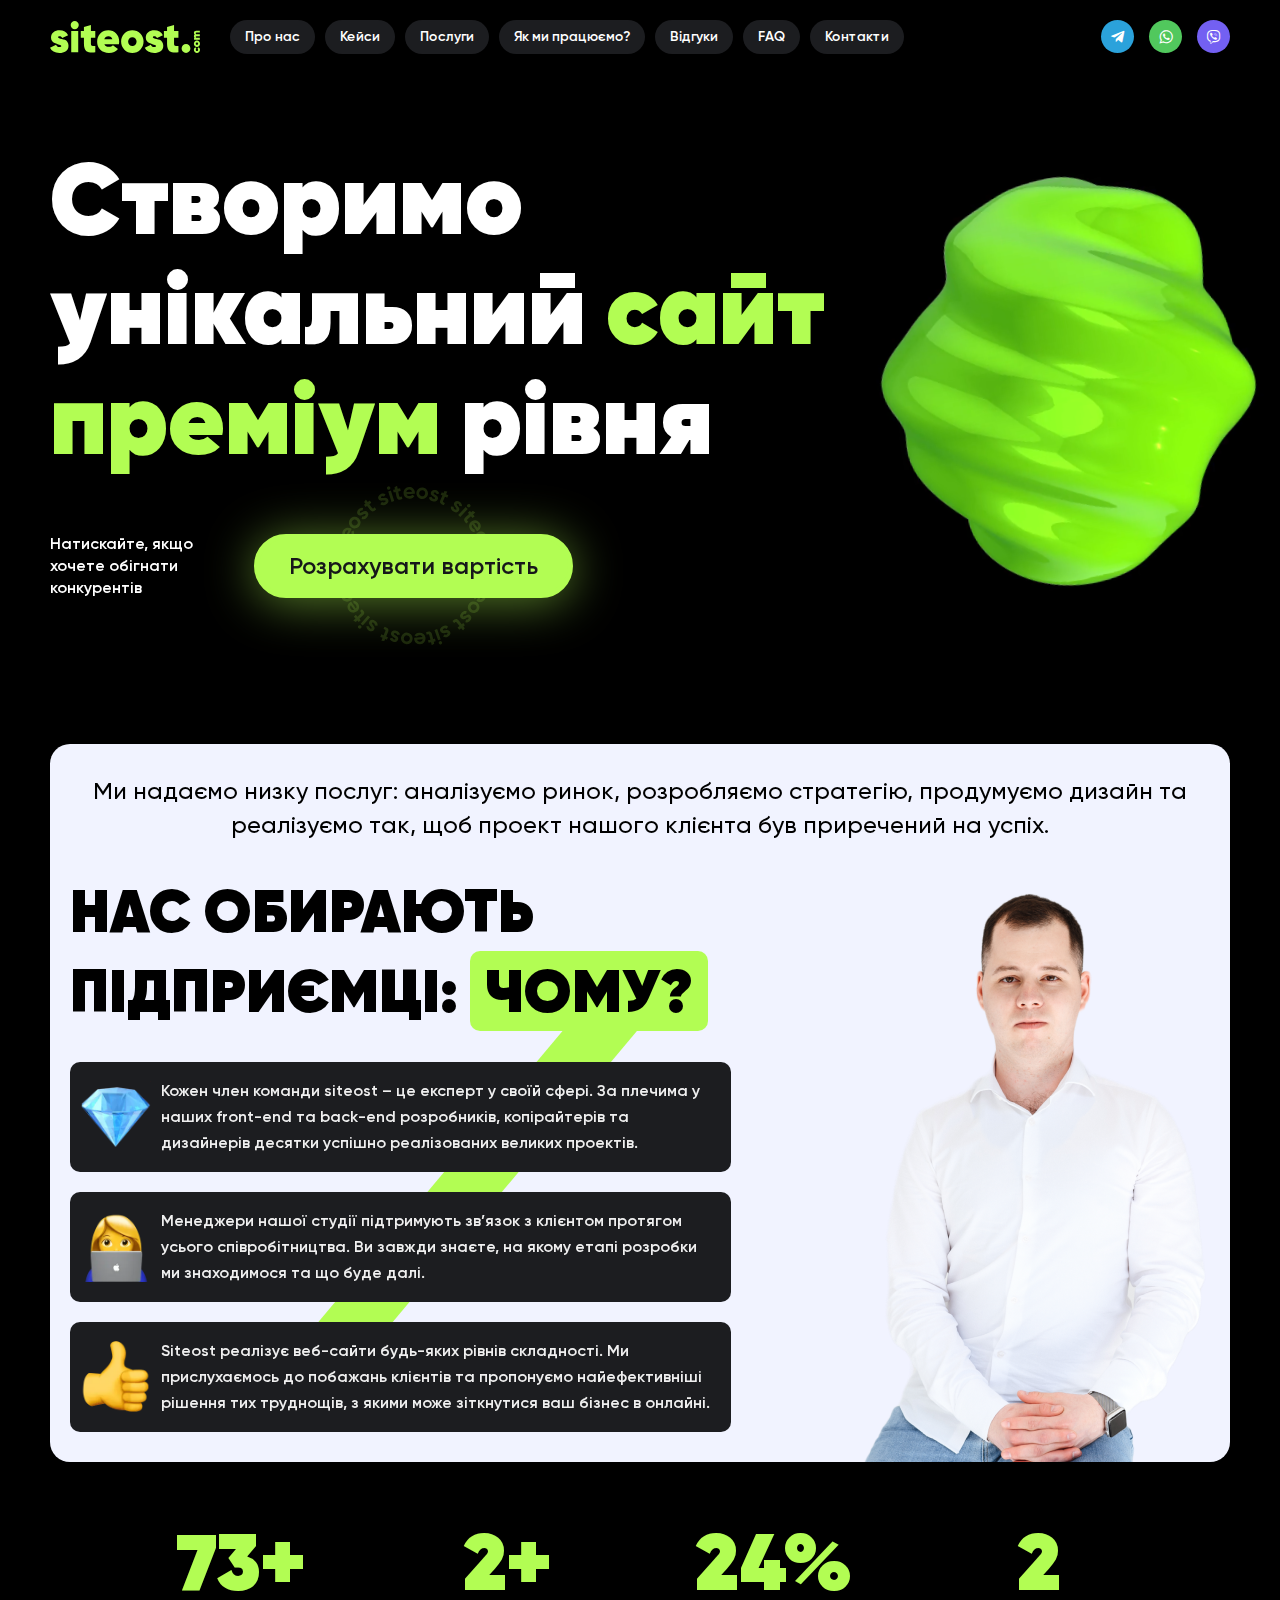
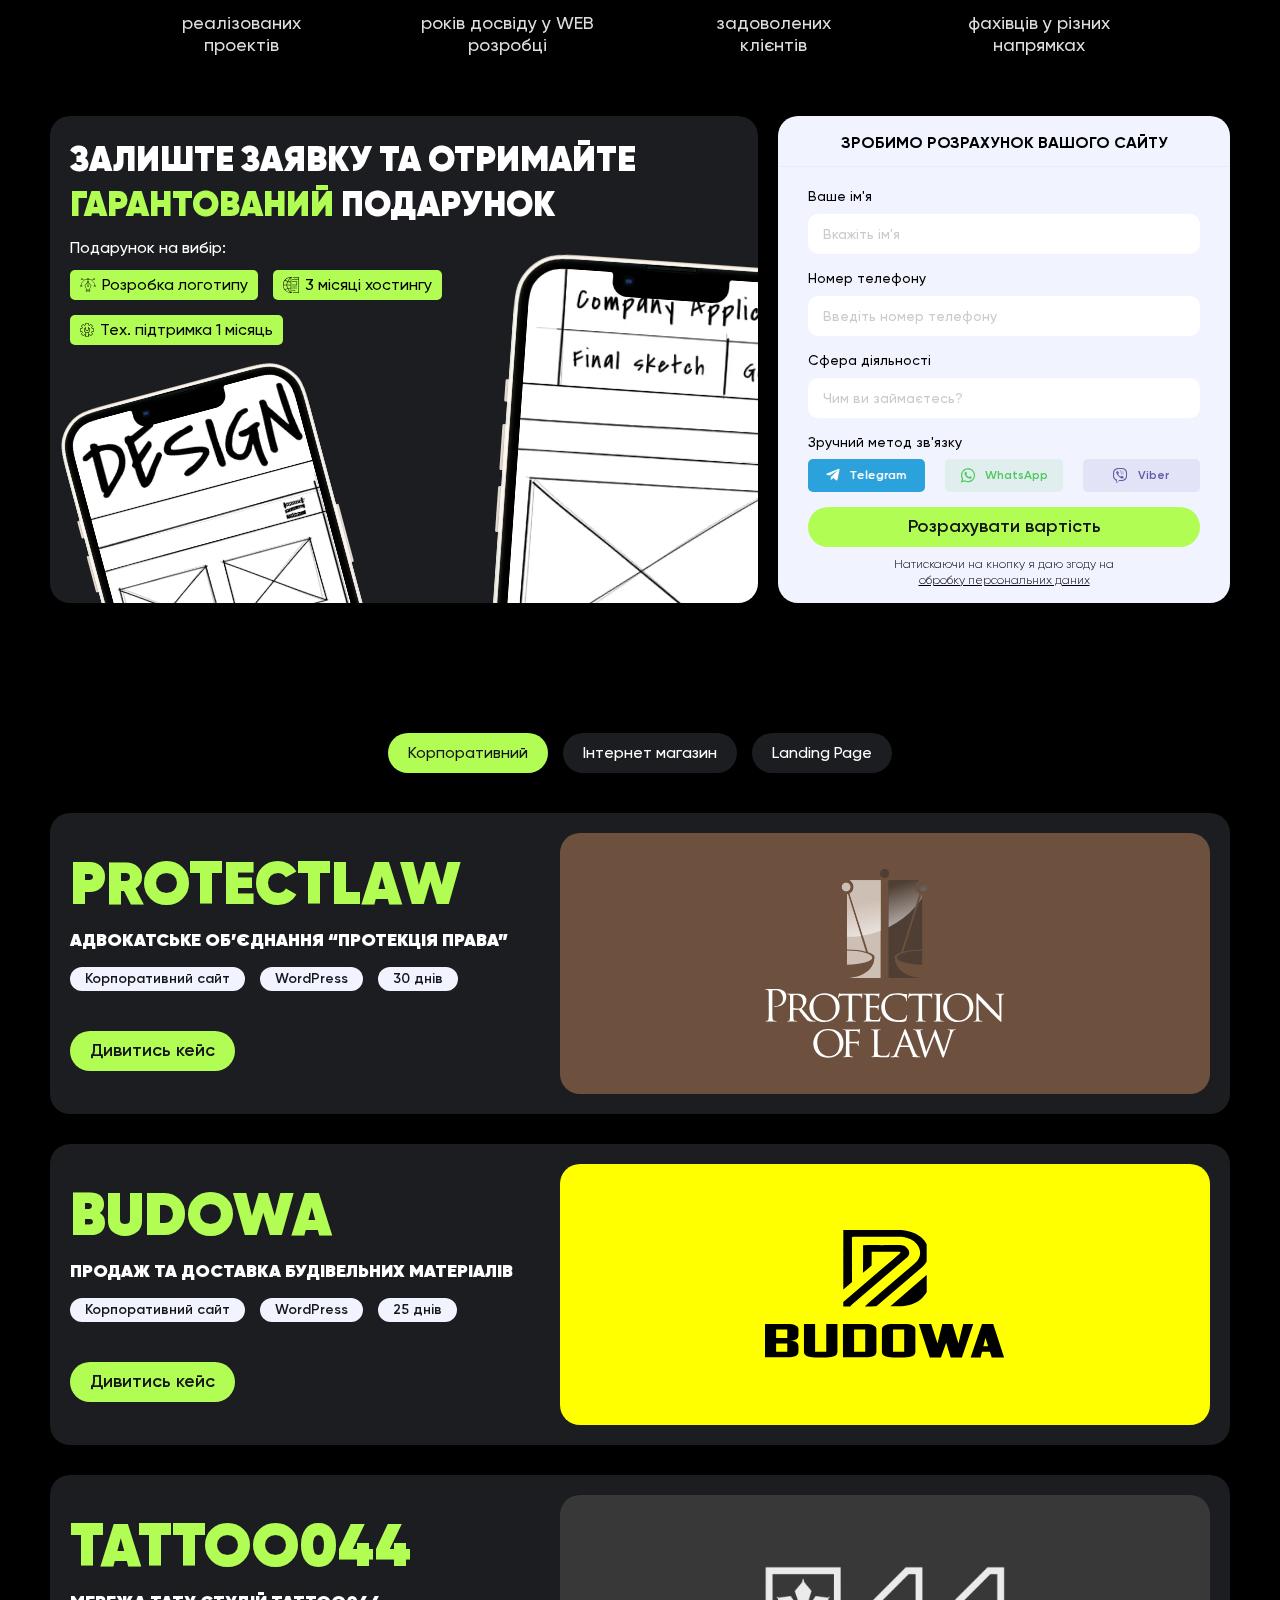
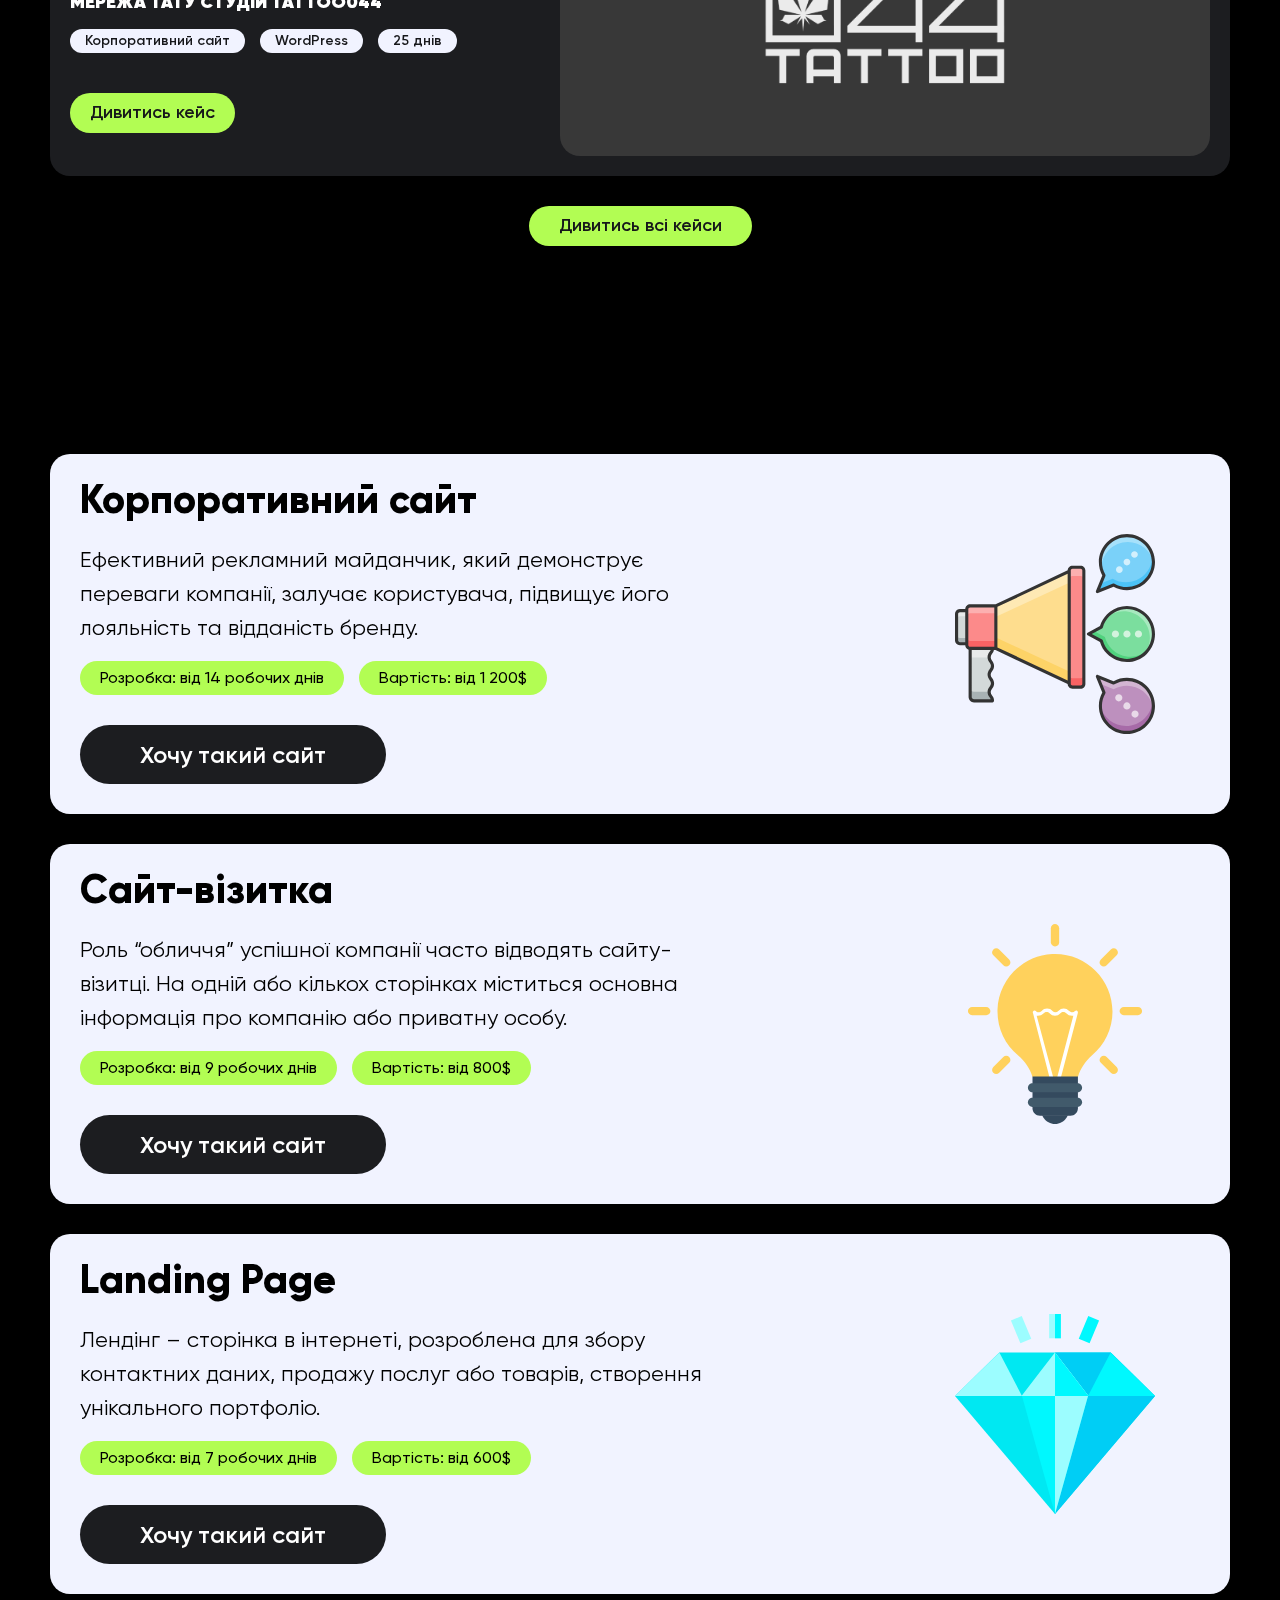
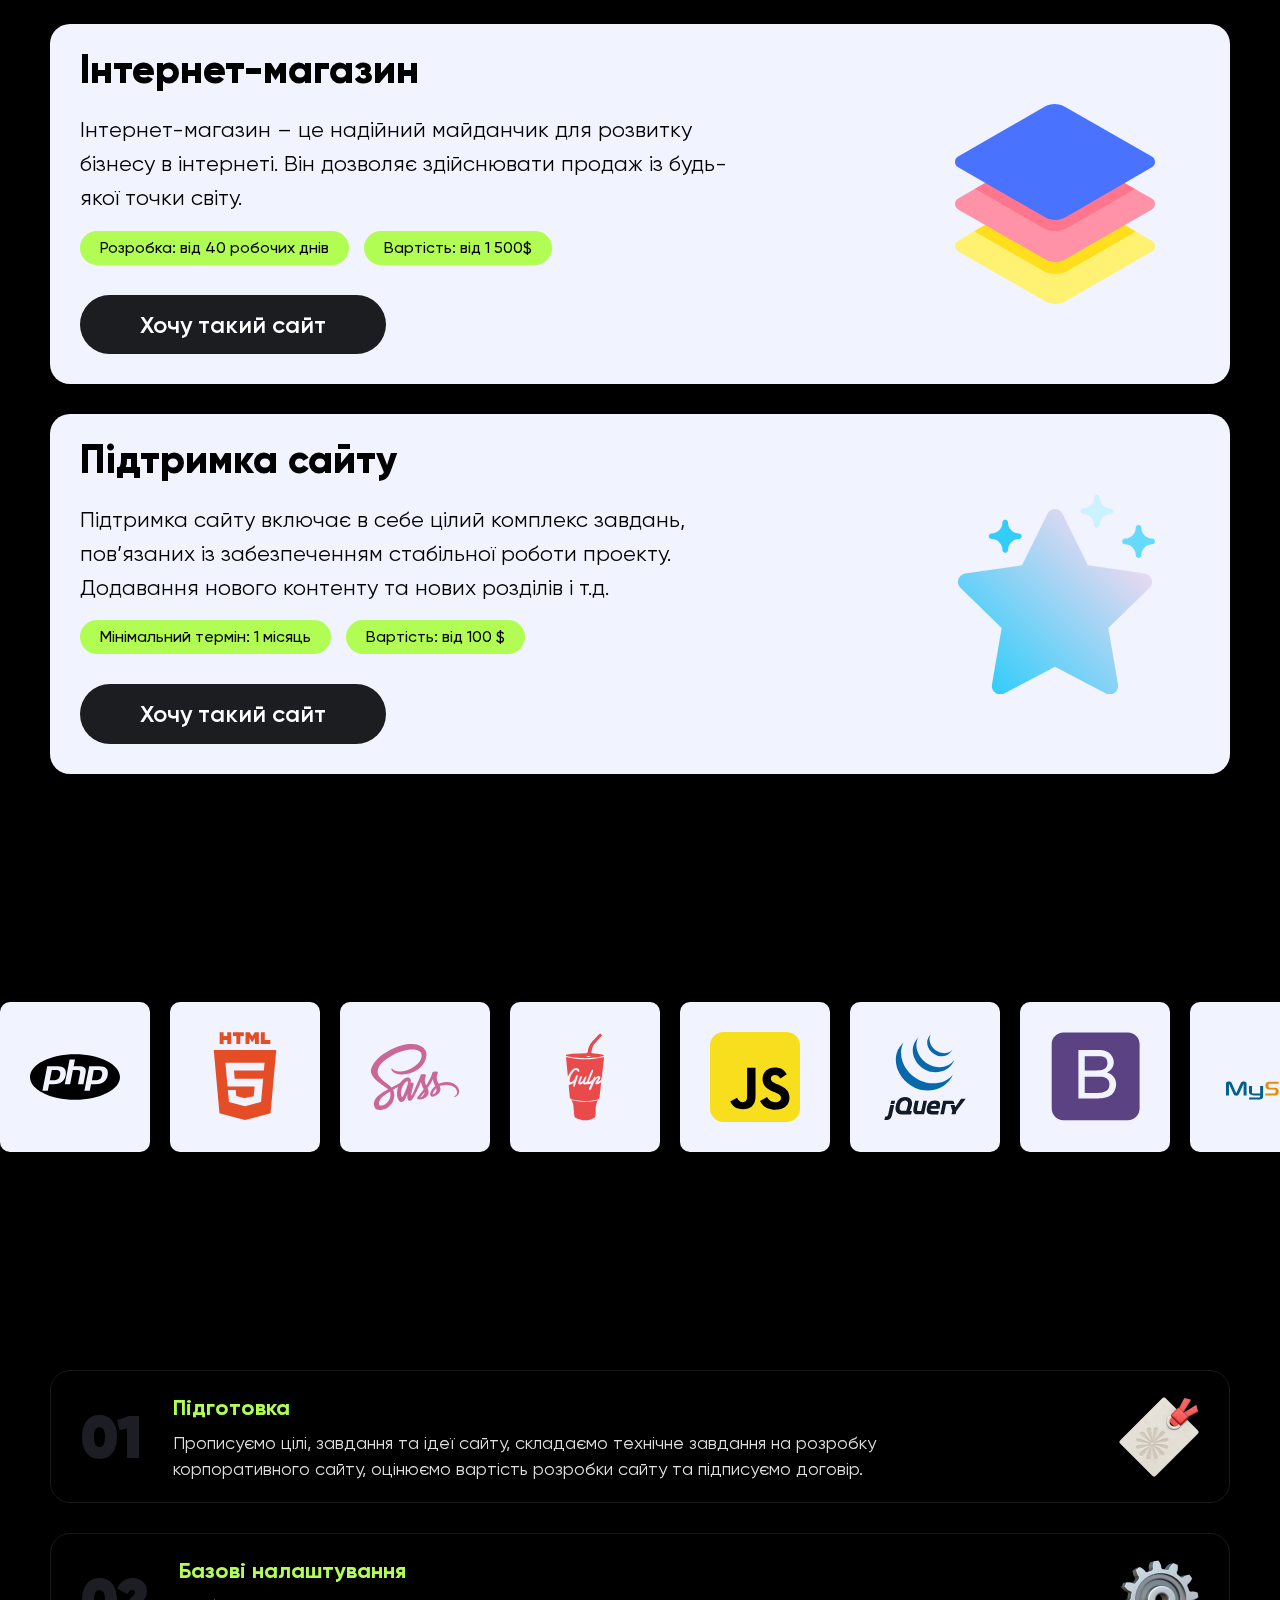
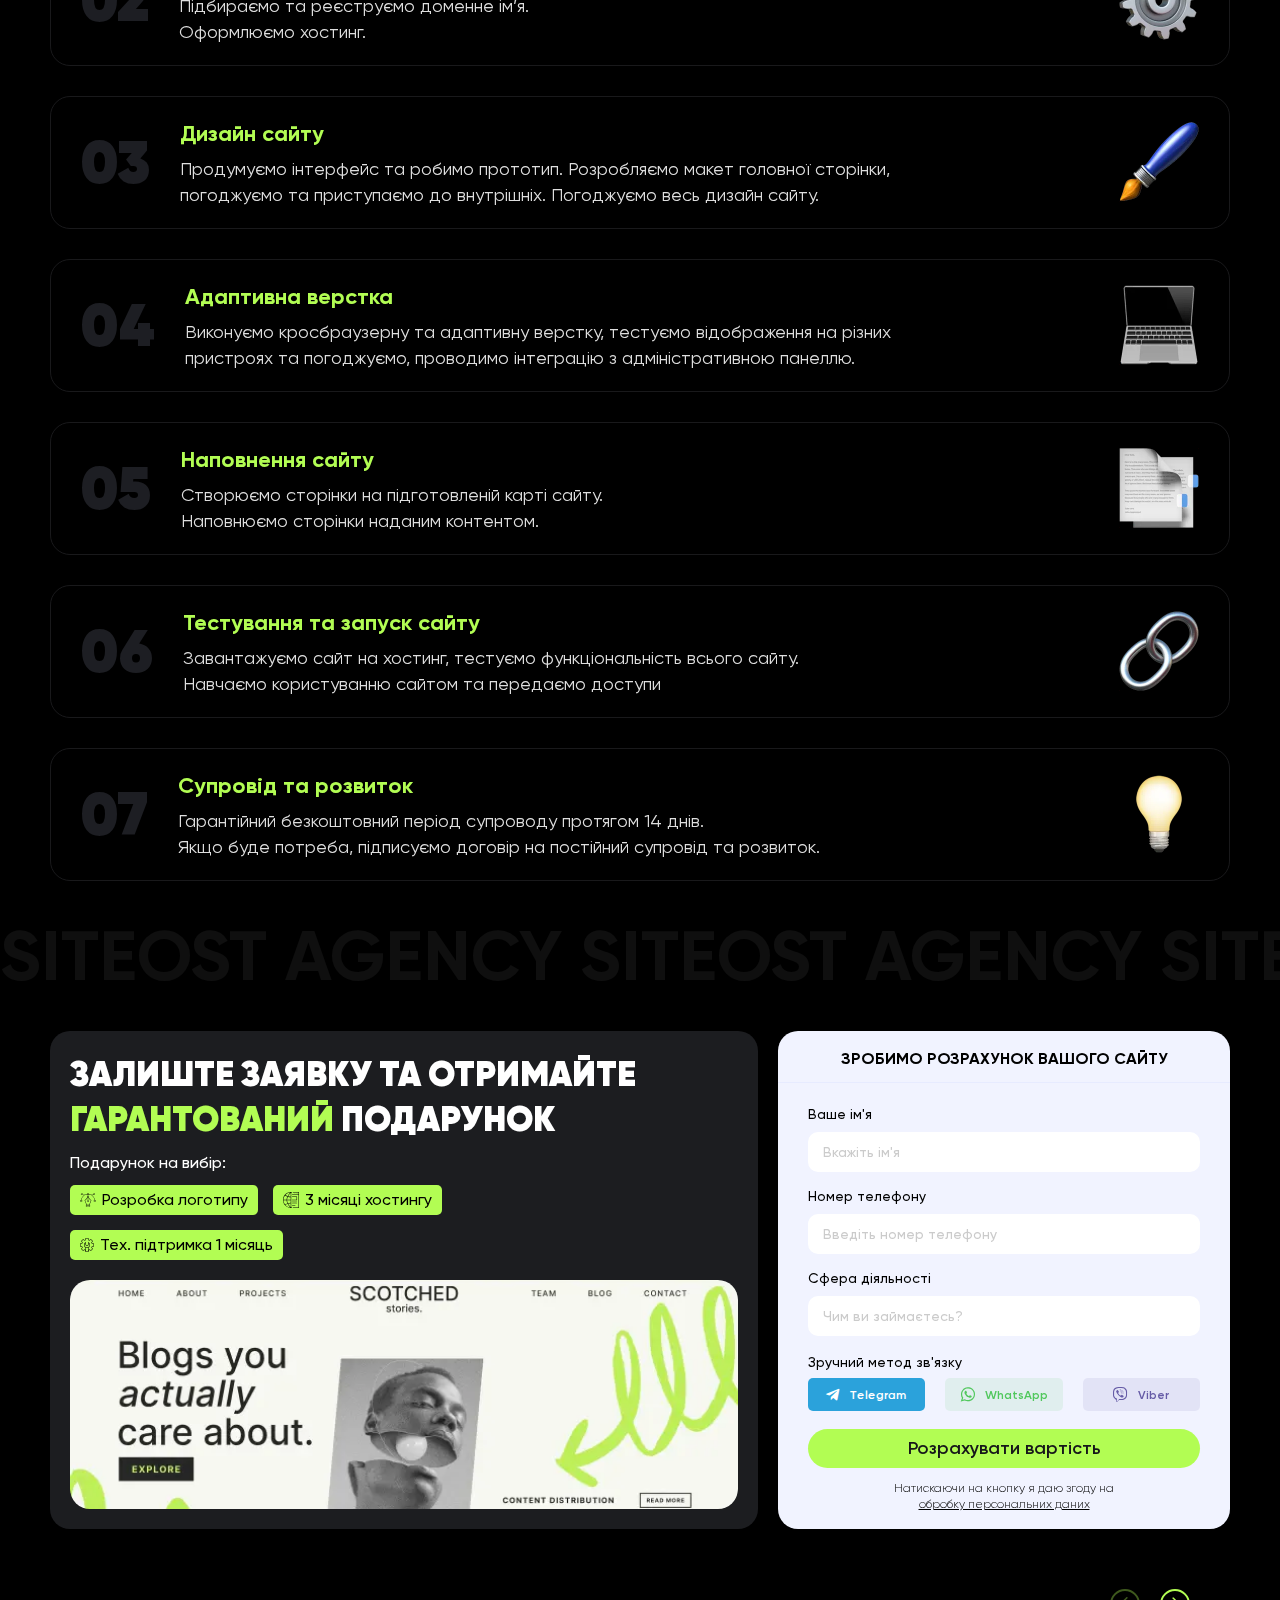
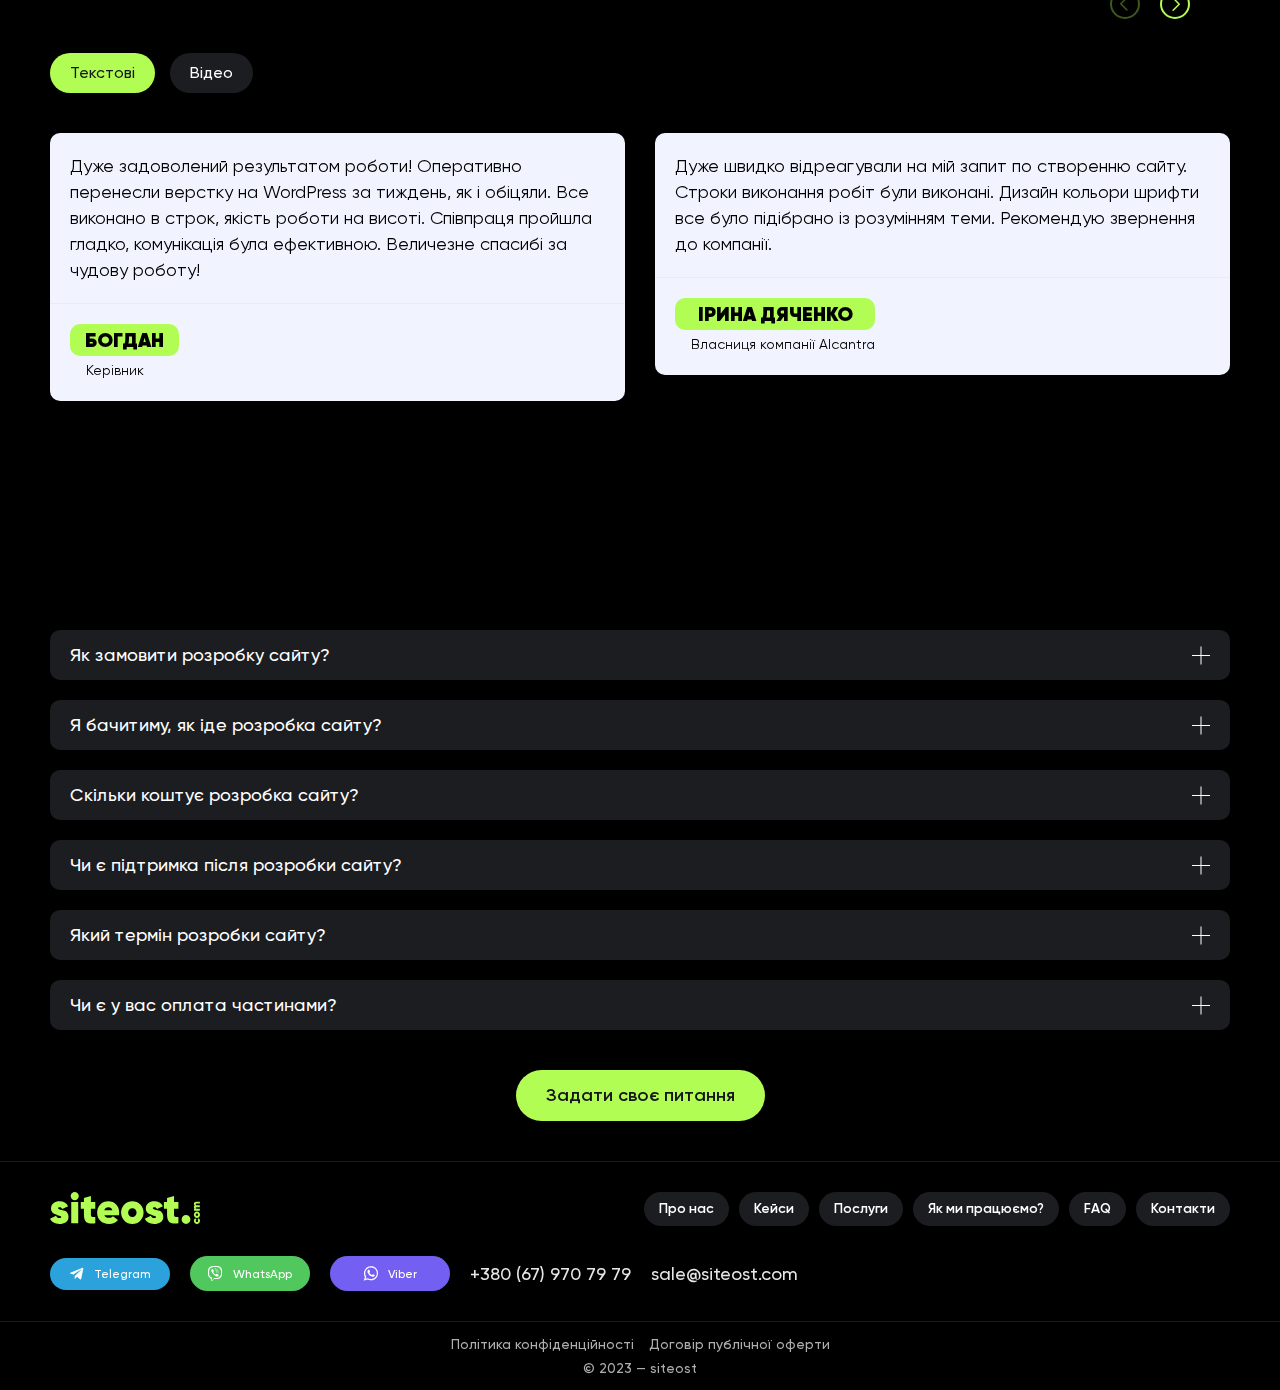
<file: index.html>
<!doctype html>
<html lang="en">

<head>
	<title>Siteost</title>
	<meta charset="UTF-8">
	<meta name="format-detection" content="telephone=no">
	<!-- <style>body{opacity: 0;}</style> -->
	<link rel="stylesheet" href="css/style.min.css?_v=20240510154227">
	<link rel="shortcut icon" href="favicon.ico">
	<!-- <meta name="robots" content="noindex, nofollow"> -->
	<meta name="viewport" content="width=device-width, initial-scale=1.0">
</head>

<body>
	<div class="wrapper">
		<header class="header">
			<div class="header__container">
				<a href="index.html" class="header__logo"><img src="img/logo.svg" alt="Logo"></a>
				<div class="header__menu menu">
					<nav class="menu__body">
						<ul class="menu__list">
							<li class="menu__item"><a href="" class="menu__link" data-goto=".why" data-goto-header>Про нас</a></li>
							<li class="menu__item"><a href="" class="menu__link" data-goto=".cases" data-goto-header>Кейси</a></li>
							<li class="menu__item"><a href="" class="menu__link" data-goto=".offer" data-goto-header>Послуги</a></li>
							<li class="menu__item"><a href="" class="menu__link" data-goto=".how" data-goto-header>Як ми працюємо?</a></li>
							<li class="menu__item"><a href="" class="menu__link" data-goto=".feedback" data-goto-header>Відгуки</a></li>
							<li class="menu__item"><a href="" class="menu__link" data-goto=".questions" data-goto-header>FAQ</a></li>
							<li class="menu__item"><a href="" class="menu__link" data-goto=".footer">Контакти</a></li>
						</ul>
						<div class="header__button button-calc" data-watch data-popup="#popup-form">
							Розрахувати вартість
							<svg class="circle" xmlns="http://www.w3.org/2000/svg" width="178" height="178" fill="none" viewBox="0 0 178 178">
								<g filter="url(#a)">
									<path fill="#B2FD53" fill-opacity=".15" d="M163.917 92.466c-.292-.02-.547.153-.764.52a9.534 9.534 0 0 0-.582 1.393c-.17.547-.384 1.09-.643 1.631a3.093 3.093 0 0 1-1.151 1.332c-.525.36-1.16.514-1.906.462-1.127-.078-1.968-.563-2.524-1.454-.541-.876-.769-1.943-.681-3.201.157-2.253 1.134-3.73 2.932-4.427l1.212 2.554c-.974.256-1.499.94-1.576 2.051-.071 1.01.209 1.537.838 1.58.293.02.541-.16.744-.543.216-.368.417-.824.602-1.37a14.88 14.88 0 0 1 .665-1.63c.258-.54.635-.992 1.13-1.354.51-.347 1.123-.496 1.84-.446 1.083.075 1.904.53 2.463 1.362.573.849.819 1.866.736 3.05-.062.893-.323 1.691-.784 2.394a4.344 4.344 0 0 1-1.832 1.615l-1.149-2.506c.771-.3 1.184-.858 1.241-1.678.026-.366-.033-.678-.177-.938a.76.76 0 0 0-.634-.397Zm3.212 10.722c.086-.461.327-.834.724-1.118a1.722 1.722 0 0 1 1.303-.271c.462.086.835.327 1.119.724.281.41.379.846.292 1.308a1.64 1.64 0 0 1-.745 1.114c-.41.281-.846.379-1.308.293-.461-.087-.832-.335-1.114-.746a1.674 1.674 0 0 1-.271-1.304Zm-11.852-3.646 10.813 2.02-.521 2.79-10.813-2.02.521-2.79Zm5.214 13.44.696-2.386-4.393-1.281c-.367-.106-.661-.093-.883.041-.222.134-.399.373-.53.716-.116.348-.237.787-.36 1.316l-2.471-.72c.334-1.934.896-3.207 1.685-3.817.785-.596 1.902-.683 3.353-.26l4.393 1.28.535-1.838 2.619.764-.535 1.837 2.133.622.03 2.965-2.957-.862-.696 2.387-2.619-.764Zm-5.479 3.355c-1.411-.234-2.471.415-3.18 1.946-.456.984-.468 1.884-.037 2.698l-2.159 1.521c-.968-1.644-1.009-3.425-.121-5.341.764-1.65 1.877-2.743 3.337-3.279 1.46-.536 2.949-.453 4.466.25 1.504.696 2.527 1.768 3.069 3.215.556 1.453.476 2.952-.239 4.496-.678 1.464-1.741 2.434-3.191 2.91-1.455.49-2.928.39-4.418-.3a6.645 6.645 0 0 1-1.012-.59l3.485-7.526Zm2.015.884-2.357 5.091c.746.168 1.394.096 1.942-.216.542-.298.949-.74 1.22-1.326.321-.692.406-1.347.256-1.966-.136-.613-.49-1.14-1.061-1.583Zm-14.138 14.068c-.266-1.565.068-3.014 1.001-4.348.934-1.333 2.181-2.143 3.742-2.429 1.564-.266 3.013.068 4.347 1.001 1.334.934 2.138 2.177 2.412 3.729.278 1.573-.05 3.026-.984 4.36-.933 1.334-2.186 2.139-3.759 2.417-1.561.286-3.008-.037-4.342-.971-1.334-.933-2.14-2.186-2.417-3.759Zm5.199-4.015c-.797.141-1.439.56-1.927 1.257-.487.697-.661 1.444-.52 2.24.14.797.571 1.447 1.292 1.952.721.505 1.48.686 2.277.546.796-.141 1.438-.56 1.926-1.257.488-.697.661-1.443.521-2.24-.149-.785-.584-1.429-1.305-1.934-.721-.504-1.476-.692-2.264-.564Zm-4.739 13.298c-.209-.206-.515-.24-.919-.102a9.435 9.435 0 0 0-1.348.678 12.25 12.25 0 0 1-1.55.821 3.102 3.102 0 0 1-1.741.261c-.633-.068-1.216-.364-1.748-.889-.805-.793-1.128-1.709-.969-2.747.158-1.018.68-1.975 1.566-2.874 1.585-1.609 3.288-2.093 5.107-1.453l-.742 2.728c-.906-.439-1.75-.262-2.532.532-.71.721-.841 1.303-.392 1.745.209.206.515.23.918.071a7.278 7.278 0 0 0 1.349-.647 14.771 14.771 0 0 1 1.566-.805 3.553 3.553 0 0 1 1.74-.293c.612.068 1.174.355 1.686.859.773.762 1.101 1.641.984 2.638-.117 1.017-.593 1.949-1.427 2.795-.628.637-1.345 1.073-2.152 1.307a4.353 4.353 0 0 1-2.443.033l.759-2.65c.78.274 1.458.119 2.034-.466.258-.261.417-.537.477-.828a.76.76 0 0 0-.223-.714Zm-10.81 9.991 1.961-1.528-2.812-3.61c-.234-.301-.481-.462-.739-.484-.259-.021-.542.069-.849.271a14.96 14.96 0 0 0-1.063.856l-1.581-2.031c1.403-1.372 2.604-2.075 3.601-2.108.985-.024 1.942.56 2.87 1.752l2.812 3.61 1.51-1.176 1.676 2.152-1.51 1.177 1.365 1.753-1.711 2.42-1.893-2.43-1.961 1.528-1.676-2.152Zm-10.066 5.537c-.127-.264-.404-.4-.83-.406a9.437 9.437 0 0 0-1.498.184c-.56.123-1.138.206-1.736.249a3.096 3.096 0 0 1-1.727-.341c-.573-.277-1.021-.753-1.346-1.427-.49-1.018-.485-1.988.015-2.912.492-.905 1.307-1.63 2.443-2.177 2.035-.98 3.802-.861 5.299.355l-1.62 2.317c-.704-.719-1.558-.837-2.562-.353-.912.439-1.232.942-.958 1.511.127.264.407.39.84.376.427.007.923-.045 1.489-.154.565-.11 1.147-.186 1.745-.23a3.566 3.566 0 0 1 1.737.312c.553.271.986.73 1.297 1.377.471.978.483 1.916.037 2.815-.454.918-1.216 1.635-2.286 2.15-.806.388-1.629.556-2.468.504a4.346 4.346 0 0 1-2.31-.793l1.608-2.239c.642.522 1.333.604 2.073.248.33-.159.573-.365.727-.619a.758.758 0 0 0 .031-.747Zm-7.62 8.031a1.722 1.722 0 0 1 1.33.076c.434.222.727.555.881.999.153.443.128.887-.076 1.33-.218.447-.549.748-.992.901a1.64 1.64 0 0 1-1.337-.097c-.448-.218-.748-.548-.902-.992-.153-.443-.121-.889.097-1.337.209-.429.542-.722.999-.88Zm-2.692-12.105 3.592 10.397-2.682.927-3.592-10.397 2.682-.927Zm-9.202 11.18 2.421-.568-1.045-4.455c-.088-.371-.244-.62-.47-.748-.226-.128-.52-.164-.884-.109-.36.069-.801.18-1.323.333l-.588-2.506c1.849-.66 3.233-.796 4.152-.409.905.39 1.53 1.32 1.875 2.791l1.046 4.455 1.863-.437.623 2.656-1.863.437.507 2.163-2.567 1.484-.703-2.999-2.421.568-.623-2.656Zm-5.497-3.136c-.497-1.341-1.586-1.94-3.267-1.797-1.081.092-1.868.527-2.361 1.305l-2.392-1.122c.948-1.655 2.475-2.573 4.58-2.752 1.811-.154 3.312.271 4.501 1.273 1.19 1.003 1.855 2.338 1.997 4.004.14 1.651-.284 3.071-1.272 4.259-.987 1.202-2.328 1.876-4.023 2.02-1.608.137-2.977-.306-4.11-1.329-1.146-1.021-1.79-2.35-1.928-3.987a6.638 6.638 0 0 1 .01-1.171l8.264-.703Zm.23 2.189-5.59.475c.224.732.608 1.259 1.15 1.58a2.813 2.813 0 0 0 1.757.403c.76-.065 1.371-.315 1.834-.752.465-.422.748-.991.849-1.706Zm-19.595-5.361c1.232-1.001 2.657-1.423 4.278-1.266 1.62.156 2.939.844 3.956 2.062 1 1.231 1.423 2.657 1.266 4.278-.157 1.62-.844 2.932-2.06 3.934-1.233 1.015-2.66 1.445-4.28 1.288-1.62-.157-2.939-.852-3.954-2.084-1.017-1.219-1.447-2.638-1.29-4.258.157-1.621.851-2.939 2.084-3.954Zm6.053 2.552c-.515-.624-1.195-.977-2.042-1.059-.847-.082-1.582.134-2.207.649-.624.514-.979 1.209-1.063 2.085-.085.876.13 1.626.644 2.25.514.625 1.195.978 2.042 1.06.846.082 1.582-.135 2.206-.649.61-.516.957-1.211 1.042-2.087.085-.876-.123-1.626-.622-2.249Zm-13.838 2.429c.077-.283-.044-.567-.362-.85a9.53 9.53 0 0 0-1.254-.842 12.1 12.1 0 0 1-1.475-.947 3.097 3.097 0 0 1-1.083-1.387c-.252-.585-.28-1.238-.084-1.96.295-1.09.934-1.821 1.916-2.193.964-.362 2.055-.378 3.273-.048 2.18.591 3.438 1.836 3.774 3.735l-2.74.693c-.063-1.004-.632-1.652-1.708-1.944-.977-.264-1.547-.092-1.712.516-.077.283.053.562.389.835.318.284.727.569 1.227.857.499.287.989.61 1.47.968.48.358.85.815 1.11 1.372.24.567.267 1.197.08 1.891-.284 1.047-.89 1.765-1.815 2.152-.943.398-1.988.441-3.135.131-.864-.234-1.596-.645-2.196-1.234a4.345 4.345 0 0 1-1.229-2.11l2.681-.642c.145.815.613 1.329 1.406 1.544.354.096.672.098.955.008a.76.76 0 0 0 .512-.545Zm-14.006-4.516 2.293.959 1.767-4.221c.147-.351.166-.645.059-.881-.108-.236-.326-.439-.653-.607a15.121 15.121 0 0 0-1.266-.507l.993-2.374c1.885.55 3.086 1.252 3.603 2.104.504.847.465 1.968-.118 3.361l-1.767 4.221 1.765.739-1.053 2.517-1.766-.739-.857 2.049-2.95-.304 1.19-2.841-2.294-.96 1.054-2.516Zm-9.716-6.04c.169-.241.151-.548-.052-.923a9.561 9.561 0 0 0-.894-1.217 12.15 12.15 0 0 1-1.067-1.391 3.097 3.097 0 0 1-.548-1.672c-.039-.636.157-1.26.585-1.873.648-.925 1.497-1.396 2.547-1.413 1.03-.014 2.061.341 3.095 1.064 1.85 1.296 2.611 2.893 2.284 4.794l-2.814-.277c.282-.966-.033-1.769-.946-2.408-.83-.58-1.425-.612-1.786-.095-.169.24-.14.546.083.917.203.375.49.783.863 1.222.373.44.724.91 1.055 1.41a3.55 3.55 0 0 1 .578 1.667c.035.615-.153 1.217-.565 1.806-.623.889-1.435 1.359-2.437 1.409-1.023.054-2.02-.259-2.994-.94-.733-.513-1.282-1.148-1.647-1.905a4.348 4.348 0 0 1-.44-2.403l2.74.307c-.141.814.125 1.457.798 1.928.3.21.599.321.896.331a.759.759 0 0 0 .666-.338Zm-10.704-2.674a1.724 1.724 0 0 1 .152 2.453c-.31.352-.71.548-1.195.588-.497.031-.921-.109-1.273-.42a1.64 1.64 0 0 1-.574-1.211c-.03-.497.11-.921.42-1.273.311-.352.715-.543 1.212-.574.476-.029.895.116 1.258.437Zm9.212-8.301-7.283 8.244-2.127-1.879 7.283-8.244 2.127 1.879Zm-14.286-2.532 1.686 1.827 3.363-3.104c.28-.259.42-.518.42-.777 0-.26-.113-.534-.34-.824a15.075 15.075 0 0 0-.942-.987l1.892-1.746c1.484 1.284 2.285 2.422 2.4 3.412.107.98-.395 1.983-1.505 3.007l-3.363 3.104 1.299 1.406-2.005 1.851-1.298-1.407-1.633 1.508-2.555-1.504 2.263-2.089-1.686-1.827 2.004-1.85Zm.023-6.316c.923-1.092.909-2.335-.043-3.727-.613-.896-1.379-1.368-2.299-1.414l-.201-2.634c1.908.011 3.458.888 4.65 2.631 1.026 1.502 1.395 3.017 1.108 4.546-.287 1.528-1.121 2.765-2.501 3.708-1.369.936-2.813 1.266-4.334.99-1.532-.266-2.779-1.102-3.739-2.507-.91-1.332-1.2-2.742-.867-4.231.325-1.5 1.165-2.714 2.52-3.641a6.702 6.702 0 0 1 1.025-.568l4.681 6.847Zm-1.791 1.278-3.166-4.631c-.527.555-.796 1.148-.81 1.779-.02.619.15 1.194.515 1.727.43.63.95 1.039 1.558 1.227.596.196 1.23.162 1.903-.102Zm-4.87-19.439c1.478.579 2.548 1.611 3.21 3.099.662 1.487.713 2.973.154 4.458-.578 1.478-1.611 2.548-3.099 3.21-1.487.662-2.966.71-4.438.145-1.49-.572-2.568-1.602-3.23-3.089-.662-1.488-.706-2.977-.134-4.468.56-1.485 1.582-2.558 3.07-3.22 1.487-.663 2.976-.707 4.467-.135Zm.761 6.525c.29-.756.262-1.522-.084-2.299-.346-.777-.896-1.311-1.651-1.601-.756-.29-1.535-.256-2.34.102-.803.358-1.35.915-1.64 1.67-.29.755-.262 1.521.084 2.298.346.777.896 1.311 1.652 1.601.749.277 1.525.236 2.33-.122.803-.358 1.353-.908 1.65-1.649Zm-8.91-10.712c.284-.073.47-.319.56-.736.07-.427.107-.929.11-1.505-.012-.573.019-1.156.092-1.751a3.1 3.1 0 0 1 .67-1.628c.383-.508.937-.856 1.661-1.043 1.093-.283 2.045-.09 2.854.579.792.659 1.346 1.598 1.662 2.82.566 2.186.107 3.896-1.377 5.128l-1.96-2.038c.843-.551 1.124-1.366.845-2.446-.254-.979-.686-1.39-1.296-1.232-.284.073-.462.324-.533.751-.09.417-.135.914-.137 1.49-.002.577-.04 1.162-.114 1.757a3.557 3.557 0 0 1-.642 1.643c-.373.491-.908.826-1.604 1.006-1.05.272-1.973.102-2.768-.511-.812-.623-1.368-1.509-1.665-2.659-.224-.866-.23-1.706-.016-2.519.2-.809.608-1.513 1.226-2.112l1.884 2.012c-.636.528-.85 1.19-.645 1.985.092.355.247.633.466.834a.761.761 0 0 0 .727.175Zm-3.008-14.393.297 2.468 4.543-.546c.379-.045.644-.173.796-.383.152-.21.22-.5.206-.867a14.96 14.96 0 0 0-.184-1.352l2.555-.306c.451 1.91.433 3.3-.053 4.172-.488.856-1.482 1.374-2.982 1.554l-4.543.546.228 1.9-2.709.325-.228-1.9-2.206.265-1.19-2.716 3.058-.367-.296-2.468 2.708-.325Zm.423-11.79c.292.028.551-.138.778-.5a9.6 9.6 0 0 0 .62-1.376c.184-.542.413-1.08.686-1.614a3.098 3.098 0 0 1 1.186-1.3c.535-.346 1.174-.483 1.919-.41 1.124.108 1.951.615 2.483 1.521.518.89.716 1.963.595 3.218-.218 2.249-1.235 3.697-3.05 4.347l-1.143-2.586c.98-.23 1.523-.899 1.63-2.008.098-1.008-.167-1.542-.795-1.602-.292-.029-.544.146-.758.523-.226.361-.44.812-.639 1.353-.2.54-.436 1.078-.708 1.611a3.555 3.555 0 0 1-1.167 1.324c-.519.333-1.136.465-1.85.396-1.081-.105-1.89-.58-2.427-1.428-.55-.864-.768-1.887-.653-3.07a4.91 4.91 0 0 1 .848-2.37 4.347 4.347 0 0 1 1.875-1.566l1.081 2.536c-.778.278-1.207.826-1.286 1.644-.035.365.015.68.152.943a.76.76 0 0 0 .623.414Zm-2.929-10.777a1.725 1.725 0 0 1-2.064 1.335 1.725 1.725 0 0 1-1.098-.754c-.27-.418-.357-.856-.258-1.315.101-.473.36-.838.775-1.094.418-.27.856-.356 1.315-.258.459.099.824.357 1.094.775.259.4.338.838.236 1.311Zm11.75 3.962-10.755-2.308.596-2.775 10.755 2.308-.595 2.775ZM17.37 62.69l-.758 2.367 4.358 1.396c.363.116.657.11.883-.017.226-.128.409-.362.549-.703.125-.344.257-.78.395-1.305l2.451.785c-.386 1.925-.98 3.182-1.786 3.771-.8.575-1.92.633-3.358.172l-4.358-1.397-.584 1.823-2.598-.832.584-1.823-2.116-.678.049-2.964 2.933.94.759-2.368 2.597.832Zm5.583-3.274c1.404.27 2.48-.351 3.23-1.863.48-.972.517-1.871.107-2.696l2.198-1.465c.925 1.67.919 3.45-.018 5.343-.807 1.63-1.948 2.694-3.422 3.191-1.473.498-2.96.376-4.458-.366-1.485-.735-2.48-1.833-2.984-3.294-.518-1.467-.4-2.963.356-4.488.716-1.445 1.804-2.388 3.265-2.826 1.467-.452 2.937-.314 4.41.415.328.163.66.368.995.616l-3.68 7.433Zm-1.991-.937 2.489-5.027c-.742-.188-1.392-.133-1.948.165-.55.284-.968.715-1.254 1.294-.338.683-.44 1.336-.307 1.959.12.616.46 1.152 1.02 1.61Zm14.564-13.77c.22 1.571-.156 3.01-1.128 4.316-.972 1.306-2.242 2.079-3.81 2.32-1.572.22-3.01-.157-4.317-1.129-1.306-.972-2.073-2.238-2.302-3.797-.231-1.58.139-3.024 1.11-4.33.973-1.306 2.249-2.075 3.83-2.306 1.568-.24 3.005.125 4.31 1.097 1.307.972 2.076 2.248 2.307 3.829Zm-5.314 3.86c.8-.117 1.454-.517 1.962-1.2.508-.682.704-1.423.586-2.223-.117-.8-.529-1.464-1.235-1.99-.705-.524-1.459-.729-2.259-.611-.8.117-1.454.517-1.962 1.2-.508.682-.704 1.423-.586 2.224.126.788.542 1.445 1.248 1.97.706.526 1.454.736 2.246.63Zm4.868-12.932c.203.211.509.253.915.126a9.523 9.523 0 0 0 1.366-.645 12.225 12.225 0 0 1 1.57-.78 3.099 3.099 0 0 1 1.746-.217c.632.084 1.207.395 1.726.933.784.813 1.084 1.737.899 2.77-.185 1.014-.73 1.958-1.639 2.834-1.626 1.568-3.34 2.008-5.143 1.322l.812-2.708c.894.462 1.742.307 2.544-.467.729-.703.874-1.28.437-1.735-.204-.211-.51-.242-.917-.094a7.375 7.375 0 0 0-1.364.613c-.503.281-1.032.536-1.586.765a3.556 3.556 0 0 1-1.747.248c-.61-.084-1.165-.384-1.664-.902-.753-.78-1.059-1.668-.916-2.661.143-1.014.642-1.934 1.497-2.758.644-.621 1.372-1.038 2.185-1.252a4.346 4.346 0 0 1 2.443.029l-.826 2.63c-.773-.294-1.455-.156-2.046.414-.264.255-.43.526-.497.816a.76.76 0 0 0 .205.719Zm11.277-9.89-2.005 1.47 2.706 3.69c.225.308.467.476.724.506.258.029.544-.053.857-.246.304-.205.667-.48 1.087-.824l1.522 2.076c-1.444 1.33-2.664 1.998-3.661 2.001-.986-.005-1.925-.616-2.818-1.835l-2.706-3.69-1.543 1.131-1.613-2.2 1.544-1.132-1.314-1.792 1.782-2.37 1.82 2.485 2.006-1.47 1.612 2.2Zm9.718-5.056c.12.268.393.41.82.428.433-.002.933-.05 1.502-.145a12.234 12.234 0 0 1 1.742-.204 3.098 3.098 0 0 1 1.717.386c.565.292 1.002.78 1.308 1.462.463 1.03.433 2-.09 2.91-.516.892-1.35 1.596-2.5 2.113-2.06.926-3.822.762-5.287-.493l1.68-2.274c.684.737 1.535.877 2.552.42.923-.415 1.255-.91.997-1.486-.12-.267-.398-.4-.83-.398a7.37 7.37 0 0 0-1.492.116c-.569.095-1.153.156-1.751.184a3.555 3.555 0 0 1-1.728-.357c-.547-.285-.967-.755-1.262-1.41-.445-.99-.432-1.929.037-2.816.477-.905 1.258-1.602 2.341-2.09.816-.366 1.643-.513 2.48-.439.831.06 1.594.345 2.289.853l-1.666 2.196c-.628-.538-1.316-.638-2.065-.302-.335.15-.583.35-.744.6a.76.76 0 0 0-.05.746Zm8.073-7.966a1.725 1.725 0 0 1-2.18-1.133 1.725 1.725 0 0 1 .11-1.328c.23-.441.568-.733 1.016-.874a1.642 1.642 0 0 1 1.333.132c.442.23.734.568.875 1.015.142.448.098.892-.132 1.334-.22.423-.56.708-1.022.854Zm2.372 12.171-3.316-10.488 2.706-.856 3.316 10.488-2.706.856Zm9.181-10.902-2.433.513.943 4.477c.079.373.23.626.453.76.222.132.516.175.881.128a14.92 14.92 0 0 0 1.33-.302l.53 2.519c-1.863.617-3.25.722-4.16.314-.896-.411-1.5-1.356-1.81-2.834l-.944-4.478-1.873.395-.562-2.67 1.873-.394-.458-2.174 2.6-1.425.635 3.014 2.433-.512.562 2.67Zm5.87 3.182c.46 1.355 1.533 1.983 3.217 1.885 1.083-.062 1.882-.476 2.396-1.24l2.36 1.185c-.992 1.63-2.543 2.505-4.651 2.628-1.816.105-3.305-.36-4.466-1.394-1.162-1.035-1.791-2.387-1.888-4.056-.096-1.655.366-3.062 1.386-4.223 1.019-1.176 2.378-1.813 4.076-1.911 1.61-.094 2.968.386 4.072 1.439 1.119 1.051 1.726 2.397 1.82 4.037.022.366.008.756-.042 1.17l-8.28.48Zm-.17-2.193 5.6-.325c-.205-.737-.574-1.274-1.107-1.61a2.821 2.821 0 0 0-1.745-.45c-.762.044-1.38.278-1.855.702-.475.41-.773.97-.894 1.682Zm19.358 5.847c-1.258.968-2.695 1.351-4.31 1.151-1.616-.2-2.915-.923-3.9-2.168-.966-1.258-1.35-2.694-1.15-4.31.2-1.616.922-2.908 2.166-3.877 1.26-.982 2.697-1.373 4.313-1.173 1.615.2 2.914.93 3.896 2.19.984 1.245 1.375 2.676 1.175 4.291-.2 1.616-.93 2.915-2.19 3.897Zm-5.981-2.714c.497.638 1.168 1.01 2.012 1.114.844.105 1.585-.091 2.223-.589.638-.497 1.011-1.182 1.12-2.056.108-.873-.087-1.629-.584-2.267-.497-.638-1.168-1.01-2.012-1.114-.845-.104-1.586.092-2.224.59-.623.498-.989 1.185-1.097 2.058-.108.873.079 1.628.562 2.264Zm13.955-2.072c-.084.281.029.568.34.86a9.52 9.52 0 0 0 1.231.874c.496.287.979.615 1.45.986.475.357.823.829 1.045 1.416.237.591.247 1.245.033 1.961-.325 1.082-.982 1.796-1.974 2.142-.974.336-2.064.323-3.273-.04-2.163-.647-3.388-1.925-3.674-3.833l2.758-.62c.036 1.005.587 1.668 1.655 1.988.97.29 1.545.134 1.726-.47.084-.281-.038-.563-.367-.845a7.382 7.382 0 0 0-1.204-.889c-.491-.3-.973-.636-1.443-1.007a3.548 3.548 0 0 1-1.073-1.4c-.227-.574-.237-1.205-.03-1.893.311-1.04.935-1.74 1.87-2.104.954-.372 2-.388 3.138-.047.857.257 1.578.687 2.162 1.291.589.59.98 1.304 1.173 2.143l-2.698.57c-.122-.818-.577-1.345-1.363-1.58-.352-.106-.67-.117-.955-.034a.761.761 0 0 0-.527.531Zm13.527 4.708-2.267-1.02-1.877 4.174c-.156.348-.184.642-.082.88.102.239.314.447.636.624.329.164.746.343 1.253.54l-1.055 2.347c-1.869-.6-3.052-1.332-3.547-2.198-.482-.86-.413-1.979.207-3.356l1.876-4.174-1.746-.785 1.119-2.488 1.746.785.911-2.027 2.94.382-1.263 2.809 2.268 1.02-1.119 2.487Zm9.662 6.245c-.174.236-.164.544.029.924.214.377.501.79.863 1.24.37.436.713.91 1.031 1.417a3.1 3.1 0 0 1 .505 1.686c.022.636-.189 1.256-.633 1.857-.671.909-1.532 1.358-2.582 1.348-1.03-.013-2.052-.394-3.067-1.144-1.816-1.342-2.537-2.959-2.16-4.85l2.805.349c-.307.958-.012 1.769.885 2.43.814.602 1.408.65 1.783.142.174-.236.154-.543-.06-.92a7.29 7.29 0 0 0-.832-1.243c-.361-.449-.7-.928-1.018-1.436a3.566 3.566 0 0 1-.536-1.681c-.019-.616.185-1.213.612-1.79.645-.874 1.469-1.323 2.472-1.348 1.024-.028 2.013.311 2.969 1.017.719.531 1.252 1.18 1.598 1.946.355.755.481 1.559.378 2.413l-2.73-.376c.161-.81-.089-1.46-.75-1.948-.294-.218-.59-.336-.887-.354a.761.761 0 0 0-.675.321Zm10.693 2.943a1.724 1.724 0 0 1-.089-2.457c.319-.343.722-.53 1.209-.558.498-.018.918.133 1.262.453.354.33.535.738.543 1.225.018.498-.133.918-.453 1.262-.319.344-.728.525-1.225.543a1.676 1.676 0 0 1-1.247-.469Zm-9.42 8.063 7.49-8.056 2.078 1.933-7.49 8.055-2.078-1.932Zm14.42 3.075-1.639-1.869-3.44 3.017c-.287.252-.434.507-.44.767-.007.26.1.536.319.831.231.286.536.623.916 1.011l-1.935 1.698c-1.452-1.322-2.223-2.48-2.314-3.473-.081-.982.447-1.971 1.582-2.967l3.441-3.017-1.262-1.44 2.051-1.798 1.262 1.439 1.67-1.465 2.517 1.568-2.316 2.03 1.639 1.87-2.051 1.798Zm-.174 6.31c-.951 1.068-.968 2.311-.053 3.727.59.912 1.344 1.402 2.262 1.472l.134 2.638c-1.907-.059-3.434-.975-4.581-2.749-.988-1.527-1.318-3.051-.992-4.572.327-1.521 1.192-2.736 2.596-3.644 1.392-.9 2.844-1.192 4.357-.878 1.526.306 2.75 1.173 3.674 2.602.876 1.355 1.129 2.772.758 4.252-.363 1.492-1.234 2.684-2.613 3.576a6.608 6.608 0 0 1-1.039.54l-4.503-6.964Zm1.823-1.232 3.046 4.711c.541-.542.826-1.128.855-1.758a2.825 2.825 0 0 0-.47-1.74c-.414-.64-.923-1.062-1.526-1.266-.591-.211-1.226-.194-1.905.053Zm4.407 19.625c-1.462-.617-2.504-1.677-3.127-3.181-.623-1.505-.636-2.992-.038-4.461.617-1.462 1.677-2.505 3.182-3.128 1.504-.623 2.984-.633 4.44-.03 1.476.612 2.525 1.67 3.148 3.174.623 1.504.629 2.993.018 4.469-.598 1.47-1.649 2.516-3.153 3.14-1.504.622-2.994.628-4.47.017Zm-.59-6.542c-.309.747-.301 1.514.024 2.3.326.786.862 1.334 1.609 1.643.748.31 1.528.296 2.341-.04.813-.337 1.374-.88 1.684-1.627.309-.747.301-1.514-.024-2.3-.326-.786-.862-1.333-1.609-1.643-.742-.296-1.519-.276-2.333.061-.813.337-1.377.872-1.692 1.606Zm8.622 10.905c-.286.066-.479.306-.579.72a9.39 9.39 0 0 0-.15 1.502 12.33 12.33 0 0 1-.139 1.748 3.101 3.101 0 0 1-.713 1.61c-.397.497-.96.83-1.689.998-1.1.254-2.046.036-2.837-.655-.774-.68-1.303-1.633-1.586-2.862-.508-2.201-.003-3.898 1.513-5.09l1.904 2.089c-.856.529-1.159 1.336-.909 2.422.227.986.648 1.408 1.263 1.267.286-.066.47-.312.552-.737.101-.415.159-.91.177-1.486.018-.576.071-1.16.16-1.753.09-.592.318-1.134.687-1.626.386-.48.929-.8 1.629-.962 1.058-.244 1.975-.05 2.754.584.795.644 1.327 1.545 1.594 2.703.201.872.184 1.711-.052 2.518a4.347 4.347 0 0 1-1.281 2.079l-1.83-2.062c.649-.51.882-1.166.697-1.967-.082-.357-.23-.639-.443-.846a.76.76 0 0 0-.722-.194Zm2.642 14.556-.229-2.475-4.557.423c-.38.035-.648.156-.806.362-.157.206-.234.493-.229.861.019.367.068.819.148 1.356l-2.563.238c-.4-1.922-.344-3.312.165-4.169.511-.843 1.519-1.334 3.023-1.474l4.556-.423-.177-1.905 2.717-.252.177 1.905 2.212-.205 1.117 2.747-3.067.284.23 2.475-2.717.253Z" />
								</g>
								<defs>
									<filter id="a" width="172.161" height="168.55" x="2.726" y="8.311" color-interpolation-filters="sRGB" filterUnits="userSpaceOnUse">
										<feFlood flood-opacity="0" result="BackgroundImageFix" />
										<feColorMatrix in="SourceAlpha" result="hardAlpha" values="0 0 0 0 0 0 0 0 0 0 0 0 0 0 0 0 0 0 127 0" />
										<feOffset dy="4" />
										<feGaussianBlur stdDeviation="2" />
										<feComposite in2="hardAlpha" operator="out" />
										<feColorMatrix values="0 0 0 0 0 0 0 0 0 0 0 0 0 0 0 0 0 0 0.25 0" />
										<feBlend in2="BackgroundImageFix" result="effect1_dropShadow_2_2997" />
										<feBlend in="SourceGraphic" in2="effect1_dropShadow_2_2997" result="shape" />
									</filter>
								</defs>
							</svg>
						</div>
					</nav>
				</div>
				<ul class="header__social social-header">
					<li class="social-header__item">
						<a href="" class="social-header__link _icon-telegram"></a>
					</li>
					<li class="social-header__item">
						<a href="" class="social-header__link _icon-WhatsApp"></a>
					</li>
					<li class="social-header__item">
						<a href="" class="social-header__link _icon-viber"></a>
					</li>
				</ul>
				<button type="button" class="menu__icon icon-menu"><span></span></button>
			</div>
		</header>
		<main class="page">
			<section class="page__hero hero">
				<div class="hero__container">
					<div class="hero__content">
						<h1 class="hero__title">
							<span data-watch>Створимо</span> <span data-watch>унікальний</span> <span data-watch class="hero__title-green">сайт преміум</span> <span data-watch>рівня</span>
						</h1>
						<div class="hero__push">
							<div class="hero__text" data-watch>
								Натискайте, якщо хочете обігнати конкурентів
							</div>
							<div class="hero__button button-calc" data-watch data-popup="#popup-form">
								Розрахувати вартість
								<svg data-watch class="hero__circle circle" xmlns="http://www.w3.org/2000/svg" width="178" height="178" fill="none" viewBox="0 0 178 178">
									<g filter="url(#a)">
										<path fill="#B2FD53" fill-opacity=".15" d="M163.917 92.466c-.292-.02-.547.153-.764.52a9.534 9.534 0 0 0-.582 1.393c-.17.547-.384 1.09-.643 1.631a3.093 3.093 0 0 1-1.151 1.332c-.525.36-1.16.514-1.906.462-1.127-.078-1.968-.563-2.524-1.454-.541-.876-.769-1.943-.681-3.201.157-2.253 1.134-3.73 2.932-4.427l1.212 2.554c-.974.256-1.499.94-1.576 2.051-.071 1.01.209 1.537.838 1.58.293.02.541-.16.744-.543.216-.368.417-.824.602-1.37a14.88 14.88 0 0 1 .665-1.63c.258-.54.635-.992 1.13-1.354.51-.347 1.123-.496 1.84-.446 1.083.075 1.904.53 2.463 1.362.573.849.819 1.866.736 3.05-.062.893-.323 1.691-.784 2.394a4.344 4.344 0 0 1-1.832 1.615l-1.149-2.506c.771-.3 1.184-.858 1.241-1.678.026-.366-.033-.678-.177-.938a.76.76 0 0 0-.634-.397Zm3.212 10.722c.086-.461.327-.834.724-1.118a1.722 1.722 0 0 1 1.303-.271c.462.086.835.327 1.119.724.281.41.379.846.292 1.308a1.64 1.64 0 0 1-.745 1.114c-.41.281-.846.379-1.308.293-.461-.087-.832-.335-1.114-.746a1.674 1.674 0 0 1-.271-1.304Zm-11.852-3.646 10.813 2.02-.521 2.79-10.813-2.02.521-2.79Zm5.214 13.44.696-2.386-4.393-1.281c-.367-.106-.661-.093-.883.041-.222.134-.399.373-.53.716-.116.348-.237.787-.36 1.316l-2.471-.72c.334-1.934.896-3.207 1.685-3.817.785-.596 1.902-.683 3.353-.26l4.393 1.28.535-1.838 2.619.764-.535 1.837 2.133.622.03 2.965-2.957-.862-.696 2.387-2.619-.764Zm-5.479 3.355c-1.411-.234-2.471.415-3.18 1.946-.456.984-.468 1.884-.037 2.698l-2.159 1.521c-.968-1.644-1.009-3.425-.121-5.341.764-1.65 1.877-2.743 3.337-3.279 1.46-.536 2.949-.453 4.466.25 1.504.696 2.527 1.768 3.069 3.215.556 1.453.476 2.952-.239 4.496-.678 1.464-1.741 2.434-3.191 2.91-1.455.49-2.928.39-4.418-.3a6.645 6.645 0 0 1-1.012-.59l3.485-7.526Zm2.015.884-2.357 5.091c.746.168 1.394.096 1.942-.216.542-.298.949-.74 1.22-1.326.321-.692.406-1.347.256-1.966-.136-.613-.49-1.14-1.061-1.583Zm-14.138 14.068c-.266-1.565.068-3.014 1.001-4.348.934-1.333 2.181-2.143 3.742-2.429 1.564-.266 3.013.068 4.347 1.001 1.334.934 2.138 2.177 2.412 3.729.278 1.573-.05 3.026-.984 4.36-.933 1.334-2.186 2.139-3.759 2.417-1.561.286-3.008-.037-4.342-.971-1.334-.933-2.14-2.186-2.417-3.759Zm5.199-4.015c-.797.141-1.439.56-1.927 1.257-.487.697-.661 1.444-.52 2.24.14.797.571 1.447 1.292 1.952.721.505 1.48.686 2.277.546.796-.141 1.438-.56 1.926-1.257.488-.697.661-1.443.521-2.24-.149-.785-.584-1.429-1.305-1.934-.721-.504-1.476-.692-2.264-.564Zm-4.739 13.298c-.209-.206-.515-.24-.919-.102a9.435 9.435 0 0 0-1.348.678 12.25 12.25 0 0 1-1.55.821 3.102 3.102 0 0 1-1.741.261c-.633-.068-1.216-.364-1.748-.889-.805-.793-1.128-1.709-.969-2.747.158-1.018.68-1.975 1.566-2.874 1.585-1.609 3.288-2.093 5.107-1.453l-.742 2.728c-.906-.439-1.75-.262-2.532.532-.71.721-.841 1.303-.392 1.745.209.206.515.23.918.071a7.278 7.278 0 0 0 1.349-.647 14.771 14.771 0 0 1 1.566-.805 3.553 3.553 0 0 1 1.74-.293c.612.068 1.174.355 1.686.859.773.762 1.101 1.641.984 2.638-.117 1.017-.593 1.949-1.427 2.795-.628.637-1.345 1.073-2.152 1.307a4.353 4.353 0 0 1-2.443.033l.759-2.65c.78.274 1.458.119 2.034-.466.258-.261.417-.537.477-.828a.76.76 0 0 0-.223-.714Zm-10.81 9.991 1.961-1.528-2.812-3.61c-.234-.301-.481-.462-.739-.484-.259-.021-.542.069-.849.271a14.96 14.96 0 0 0-1.063.856l-1.581-2.031c1.403-1.372 2.604-2.075 3.601-2.108.985-.024 1.942.56 2.87 1.752l2.812 3.61 1.51-1.176 1.676 2.152-1.51 1.177 1.365 1.753-1.711 2.42-1.893-2.43-1.961 1.528-1.676-2.152Zm-10.066 5.537c-.127-.264-.404-.4-.83-.406a9.437 9.437 0 0 0-1.498.184c-.56.123-1.138.206-1.736.249a3.096 3.096 0 0 1-1.727-.341c-.573-.277-1.021-.753-1.346-1.427-.49-1.018-.485-1.988.015-2.912.492-.905 1.307-1.63 2.443-2.177 2.035-.98 3.802-.861 5.299.355l-1.62 2.317c-.704-.719-1.558-.837-2.562-.353-.912.439-1.232.942-.958 1.511.127.264.407.39.84.376.427.007.923-.045 1.489-.154.565-.11 1.147-.186 1.745-.23a3.566 3.566 0 0 1 1.737.312c.553.271.986.73 1.297 1.377.471.978.483 1.916.037 2.815-.454.918-1.216 1.635-2.286 2.15-.806.388-1.629.556-2.468.504a4.346 4.346 0 0 1-2.31-.793l1.608-2.239c.642.522 1.333.604 2.073.248.33-.159.573-.365.727-.619a.758.758 0 0 0 .031-.747Zm-7.62 8.031a1.722 1.722 0 0 1 1.33.076c.434.222.727.555.881.999.153.443.128.887-.076 1.33-.218.447-.549.748-.992.901a1.64 1.64 0 0 1-1.337-.097c-.448-.218-.748-.548-.902-.992-.153-.443-.121-.889.097-1.337.209-.429.542-.722.999-.88Zm-2.692-12.105 3.592 10.397-2.682.927-3.592-10.397 2.682-.927Zm-9.202 11.18 2.421-.568-1.045-4.455c-.088-.371-.244-.62-.47-.748-.226-.128-.52-.164-.884-.109-.36.069-.801.18-1.323.333l-.588-2.506c1.849-.66 3.233-.796 4.152-.409.905.39 1.53 1.32 1.875 2.791l1.046 4.455 1.863-.437.623 2.656-1.863.437.507 2.163-2.567 1.484-.703-2.999-2.421.568-.623-2.656Zm-5.497-3.136c-.497-1.341-1.586-1.94-3.267-1.797-1.081.092-1.868.527-2.361 1.305l-2.392-1.122c.948-1.655 2.475-2.573 4.58-2.752 1.811-.154 3.312.271 4.501 1.273 1.19 1.003 1.855 2.338 1.997 4.004.14 1.651-.284 3.071-1.272 4.259-.987 1.202-2.328 1.876-4.023 2.02-1.608.137-2.977-.306-4.11-1.329-1.146-1.021-1.79-2.35-1.928-3.987a6.638 6.638 0 0 1 .01-1.171l8.264-.703Zm.23 2.189-5.59.475c.224.732.608 1.259 1.15 1.58a2.813 2.813 0 0 0 1.757.403c.76-.065 1.371-.315 1.834-.752.465-.422.748-.991.849-1.706Zm-19.595-5.361c1.232-1.001 2.657-1.423 4.278-1.266 1.62.156 2.939.844 3.956 2.062 1 1.231 1.423 2.657 1.266 4.278-.157 1.62-.844 2.932-2.06 3.934-1.233 1.015-2.66 1.445-4.28 1.288-1.62-.157-2.939-.852-3.954-2.084-1.017-1.219-1.447-2.638-1.29-4.258.157-1.621.851-2.939 2.084-3.954Zm6.053 2.552c-.515-.624-1.195-.977-2.042-1.059-.847-.082-1.582.134-2.207.649-.624.514-.979 1.209-1.063 2.085-.085.876.13 1.626.644 2.25.514.625 1.195.978 2.042 1.06.846.082 1.582-.135 2.206-.649.61-.516.957-1.211 1.042-2.087.085-.876-.123-1.626-.622-2.249Zm-13.838 2.429c.077-.283-.044-.567-.362-.85a9.53 9.53 0 0 0-1.254-.842 12.1 12.1 0 0 1-1.475-.947 3.097 3.097 0 0 1-1.083-1.387c-.252-.585-.28-1.238-.084-1.96.295-1.09.934-1.821 1.916-2.193.964-.362 2.055-.378 3.273-.048 2.18.591 3.438 1.836 3.774 3.735l-2.74.693c-.063-1.004-.632-1.652-1.708-1.944-.977-.264-1.547-.092-1.712.516-.077.283.053.562.389.835.318.284.727.569 1.227.857.499.287.989.61 1.47.968.48.358.85.815 1.11 1.372.24.567.267 1.197.08 1.891-.284 1.047-.89 1.765-1.815 2.152-.943.398-1.988.441-3.135.131-.864-.234-1.596-.645-2.196-1.234a4.345 4.345 0 0 1-1.229-2.11l2.681-.642c.145.815.613 1.329 1.406 1.544.354.096.672.098.955.008a.76.76 0 0 0 .512-.545Zm-14.006-4.516 2.293.959 1.767-4.221c.147-.351.166-.645.059-.881-.108-.236-.326-.439-.653-.607a15.121 15.121 0 0 0-1.266-.507l.993-2.374c1.885.55 3.086 1.252 3.603 2.104.504.847.465 1.968-.118 3.361l-1.767 4.221 1.765.739-1.053 2.517-1.766-.739-.857 2.049-2.95-.304 1.19-2.841-2.294-.96 1.054-2.516Zm-9.716-6.04c.169-.241.151-.548-.052-.923a9.561 9.561 0 0 0-.894-1.217 12.15 12.15 0 0 1-1.067-1.391 3.097 3.097 0 0 1-.548-1.672c-.039-.636.157-1.26.585-1.873.648-.925 1.497-1.396 2.547-1.413 1.03-.014 2.061.341 3.095 1.064 1.85 1.296 2.611 2.893 2.284 4.794l-2.814-.277c.282-.966-.033-1.769-.946-2.408-.83-.58-1.425-.612-1.786-.095-.169.24-.14.546.083.917.203.375.49.783.863 1.222.373.44.724.91 1.055 1.41a3.55 3.55 0 0 1 .578 1.667c.035.615-.153 1.217-.565 1.806-.623.889-1.435 1.359-2.437 1.409-1.023.054-2.02-.259-2.994-.94-.733-.513-1.282-1.148-1.647-1.905a4.348 4.348 0 0 1-.44-2.403l2.74.307c-.141.814.125 1.457.798 1.928.3.21.599.321.896.331a.759.759 0 0 0 .666-.338Zm-10.704-2.674a1.724 1.724 0 0 1 .152 2.453c-.31.352-.71.548-1.195.588-.497.031-.921-.109-1.273-.42a1.64 1.64 0 0 1-.574-1.211c-.03-.497.11-.921.42-1.273.311-.352.715-.543 1.212-.574.476-.029.895.116 1.258.437Zm9.212-8.301-7.283 8.244-2.127-1.879 7.283-8.244 2.127 1.879Zm-14.286-2.532 1.686 1.827 3.363-3.104c.28-.259.42-.518.42-.777 0-.26-.113-.534-.34-.824a15.075 15.075 0 0 0-.942-.987l1.892-1.746c1.484 1.284 2.285 2.422 2.4 3.412.107.98-.395 1.983-1.505 3.007l-3.363 3.104 1.299 1.406-2.005 1.851-1.298-1.407-1.633 1.508-2.555-1.504 2.263-2.089-1.686-1.827 2.004-1.85Zm.023-6.316c.923-1.092.909-2.335-.043-3.727-.613-.896-1.379-1.368-2.299-1.414l-.201-2.634c1.908.011 3.458.888 4.65 2.631 1.026 1.502 1.395 3.017 1.108 4.546-.287 1.528-1.121 2.765-2.501 3.708-1.369.936-2.813 1.266-4.334.99-1.532-.266-2.779-1.102-3.739-2.507-.91-1.332-1.2-2.742-.867-4.231.325-1.5 1.165-2.714 2.52-3.641a6.702 6.702 0 0 1 1.025-.568l4.681 6.847Zm-1.791 1.278-3.166-4.631c-.527.555-.796 1.148-.81 1.779-.02.619.15 1.194.515 1.727.43.63.95 1.039 1.558 1.227.596.196 1.23.162 1.903-.102Zm-4.87-19.439c1.478.579 2.548 1.611 3.21 3.099.662 1.487.713 2.973.154 4.458-.578 1.478-1.611 2.548-3.099 3.21-1.487.662-2.966.71-4.438.145-1.49-.572-2.568-1.602-3.23-3.089-.662-1.488-.706-2.977-.134-4.468.56-1.485 1.582-2.558 3.07-3.22 1.487-.663 2.976-.707 4.467-.135Zm.761 6.525c.29-.756.262-1.522-.084-2.299-.346-.777-.896-1.311-1.651-1.601-.756-.29-1.535-.256-2.34.102-.803.358-1.35.915-1.64 1.67-.29.755-.262 1.521.084 2.298.346.777.896 1.311 1.652 1.601.749.277 1.525.236 2.33-.122.803-.358 1.353-.908 1.65-1.649Zm-8.91-10.712c.284-.073.47-.319.56-.736.07-.427.107-.929.11-1.505-.012-.573.019-1.156.092-1.751a3.1 3.1 0 0 1 .67-1.628c.383-.508.937-.856 1.661-1.043 1.093-.283 2.045-.09 2.854.579.792.659 1.346 1.598 1.662 2.82.566 2.186.107 3.896-1.377 5.128l-1.96-2.038c.843-.551 1.124-1.366.845-2.446-.254-.979-.686-1.39-1.296-1.232-.284.073-.462.324-.533.751-.09.417-.135.914-.137 1.49-.002.577-.04 1.162-.114 1.757a3.557 3.557 0 0 1-.642 1.643c-.373.491-.908.826-1.604 1.006-1.05.272-1.973.102-2.768-.511-.812-.623-1.368-1.509-1.665-2.659-.224-.866-.23-1.706-.016-2.519.2-.809.608-1.513 1.226-2.112l1.884 2.012c-.636.528-.85 1.19-.645 1.985.092.355.247.633.466.834a.761.761 0 0 0 .727.175Zm-3.008-14.393.297 2.468 4.543-.546c.379-.045.644-.173.796-.383.152-.21.22-.5.206-.867a14.96 14.96 0 0 0-.184-1.352l2.555-.306c.451 1.91.433 3.3-.053 4.172-.488.856-1.482 1.374-2.982 1.554l-4.543.546.228 1.9-2.709.325-.228-1.9-2.206.265-1.19-2.716 3.058-.367-.296-2.468 2.708-.325Zm.423-11.79c.292.028.551-.138.778-.5a9.6 9.6 0 0 0 .62-1.376c.184-.542.413-1.08.686-1.614a3.098 3.098 0 0 1 1.186-1.3c.535-.346 1.174-.483 1.919-.41 1.124.108 1.951.615 2.483 1.521.518.89.716 1.963.595 3.218-.218 2.249-1.235 3.697-3.05 4.347l-1.143-2.586c.98-.23 1.523-.899 1.63-2.008.098-1.008-.167-1.542-.795-1.602-.292-.029-.544.146-.758.523-.226.361-.44.812-.639 1.353-.2.54-.436 1.078-.708 1.611a3.555 3.555 0 0 1-1.167 1.324c-.519.333-1.136.465-1.85.396-1.081-.105-1.89-.58-2.427-1.428-.55-.864-.768-1.887-.653-3.07a4.91 4.91 0 0 1 .848-2.37 4.347 4.347 0 0 1 1.875-1.566l1.081 2.536c-.778.278-1.207.826-1.286 1.644-.035.365.015.68.152.943a.76.76 0 0 0 .623.414Zm-2.929-10.777a1.725 1.725 0 0 1-2.064 1.335 1.725 1.725 0 0 1-1.098-.754c-.27-.418-.357-.856-.258-1.315.101-.473.36-.838.775-1.094.418-.27.856-.356 1.315-.258.459.099.824.357 1.094.775.259.4.338.838.236 1.311Zm11.75 3.962-10.755-2.308.596-2.775 10.755 2.308-.595 2.775ZM17.37 62.69l-.758 2.367 4.358 1.396c.363.116.657.11.883-.017.226-.128.409-.362.549-.703.125-.344.257-.78.395-1.305l2.451.785c-.386 1.925-.98 3.182-1.786 3.771-.8.575-1.92.633-3.358.172l-4.358-1.397-.584 1.823-2.598-.832.584-1.823-2.116-.678.049-2.964 2.933.94.759-2.368 2.597.832Zm5.583-3.274c1.404.27 2.48-.351 3.23-1.863.48-.972.517-1.871.107-2.696l2.198-1.465c.925 1.67.919 3.45-.018 5.343-.807 1.63-1.948 2.694-3.422 3.191-1.473.498-2.96.376-4.458-.366-1.485-.735-2.48-1.833-2.984-3.294-.518-1.467-.4-2.963.356-4.488.716-1.445 1.804-2.388 3.265-2.826 1.467-.452 2.937-.314 4.41.415.328.163.66.368.995.616l-3.68 7.433Zm-1.991-.937 2.489-5.027c-.742-.188-1.392-.133-1.948.165-.55.284-.968.715-1.254 1.294-.338.683-.44 1.336-.307 1.959.12.616.46 1.152 1.02 1.61Zm14.564-13.77c.22 1.571-.156 3.01-1.128 4.316-.972 1.306-2.242 2.079-3.81 2.32-1.572.22-3.01-.157-4.317-1.129-1.306-.972-2.073-2.238-2.302-3.797-.231-1.58.139-3.024 1.11-4.33.973-1.306 2.249-2.075 3.83-2.306 1.568-.24 3.005.125 4.31 1.097 1.307.972 2.076 2.248 2.307 3.829Zm-5.314 3.86c.8-.117 1.454-.517 1.962-1.2.508-.682.704-1.423.586-2.223-.117-.8-.529-1.464-1.235-1.99-.705-.524-1.459-.729-2.259-.611-.8.117-1.454.517-1.962 1.2-.508.682-.704 1.423-.586 2.224.126.788.542 1.445 1.248 1.97.706.526 1.454.736 2.246.63Zm4.868-12.932c.203.211.509.253.915.126a9.523 9.523 0 0 0 1.366-.645 12.225 12.225 0 0 1 1.57-.78 3.099 3.099 0 0 1 1.746-.217c.632.084 1.207.395 1.726.933.784.813 1.084 1.737.899 2.77-.185 1.014-.73 1.958-1.639 2.834-1.626 1.568-3.34 2.008-5.143 1.322l.812-2.708c.894.462 1.742.307 2.544-.467.729-.703.874-1.28.437-1.735-.204-.211-.51-.242-.917-.094a7.375 7.375 0 0 0-1.364.613c-.503.281-1.032.536-1.586.765a3.556 3.556 0 0 1-1.747.248c-.61-.084-1.165-.384-1.664-.902-.753-.78-1.059-1.668-.916-2.661.143-1.014.642-1.934 1.497-2.758.644-.621 1.372-1.038 2.185-1.252a4.346 4.346 0 0 1 2.443.029l-.826 2.63c-.773-.294-1.455-.156-2.046.414-.264.255-.43.526-.497.816a.76.76 0 0 0 .205.719Zm11.277-9.89-2.005 1.47 2.706 3.69c.225.308.467.476.724.506.258.029.544-.053.857-.246.304-.205.667-.48 1.087-.824l1.522 2.076c-1.444 1.33-2.664 1.998-3.661 2.001-.986-.005-1.925-.616-2.818-1.835l-2.706-3.69-1.543 1.131-1.613-2.2 1.544-1.132-1.314-1.792 1.782-2.37 1.82 2.485 2.006-1.47 1.612 2.2Zm9.718-5.056c.12.268.393.41.82.428.433-.002.933-.05 1.502-.145a12.234 12.234 0 0 1 1.742-.204 3.098 3.098 0 0 1 1.717.386c.565.292 1.002.78 1.308 1.462.463 1.03.433 2-.09 2.91-.516.892-1.35 1.596-2.5 2.113-2.06.926-3.822.762-5.287-.493l1.68-2.274c.684.737 1.535.877 2.552.42.923-.415 1.255-.91.997-1.486-.12-.267-.398-.4-.83-.398a7.37 7.37 0 0 0-1.492.116c-.569.095-1.153.156-1.751.184a3.555 3.555 0 0 1-1.728-.357c-.547-.285-.967-.755-1.262-1.41-.445-.99-.432-1.929.037-2.816.477-.905 1.258-1.602 2.341-2.09.816-.366 1.643-.513 2.48-.439.831.06 1.594.345 2.289.853l-1.666 2.196c-.628-.538-1.316-.638-2.065-.302-.335.15-.583.35-.744.6a.76.76 0 0 0-.05.746Zm8.073-7.966a1.725 1.725 0 0 1-2.18-1.133 1.725 1.725 0 0 1 .11-1.328c.23-.441.568-.733 1.016-.874a1.642 1.642 0 0 1 1.333.132c.442.23.734.568.875 1.015.142.448.098.892-.132 1.334-.22.423-.56.708-1.022.854Zm2.372 12.171-3.316-10.488 2.706-.856 3.316 10.488-2.706.856Zm9.181-10.902-2.433.513.943 4.477c.079.373.23.626.453.76.222.132.516.175.881.128a14.92 14.92 0 0 0 1.33-.302l.53 2.519c-1.863.617-3.25.722-4.16.314-.896-.411-1.5-1.356-1.81-2.834l-.944-4.478-1.873.395-.562-2.67 1.873-.394-.458-2.174 2.6-1.425.635 3.014 2.433-.512.562 2.67Zm5.87 3.182c.46 1.355 1.533 1.983 3.217 1.885 1.083-.062 1.882-.476 2.396-1.24l2.36 1.185c-.992 1.63-2.543 2.505-4.651 2.628-1.816.105-3.305-.36-4.466-1.394-1.162-1.035-1.791-2.387-1.888-4.056-.096-1.655.366-3.062 1.386-4.223 1.019-1.176 2.378-1.813 4.076-1.911 1.61-.094 2.968.386 4.072 1.439 1.119 1.051 1.726 2.397 1.82 4.037.022.366.008.756-.042 1.17l-8.28.48Zm-.17-2.193 5.6-.325c-.205-.737-.574-1.274-1.107-1.61a2.821 2.821 0 0 0-1.745-.45c-.762.044-1.38.278-1.855.702-.475.41-.773.97-.894 1.682Zm19.358 5.847c-1.258.968-2.695 1.351-4.31 1.151-1.616-.2-2.915-.923-3.9-2.168-.966-1.258-1.35-2.694-1.15-4.31.2-1.616.922-2.908 2.166-3.877 1.26-.982 2.697-1.373 4.313-1.173 1.615.2 2.914.93 3.896 2.19.984 1.245 1.375 2.676 1.175 4.291-.2 1.616-.93 2.915-2.19 3.897Zm-5.981-2.714c.497.638 1.168 1.01 2.012 1.114.844.105 1.585-.091 2.223-.589.638-.497 1.011-1.182 1.12-2.056.108-.873-.087-1.629-.584-2.267-.497-.638-1.168-1.01-2.012-1.114-.845-.104-1.586.092-2.224.59-.623.498-.989 1.185-1.097 2.058-.108.873.079 1.628.562 2.264Zm13.955-2.072c-.084.281.029.568.34.86a9.52 9.52 0 0 0 1.231.874c.496.287.979.615 1.45.986.475.357.823.829 1.045 1.416.237.591.247 1.245.033 1.961-.325 1.082-.982 1.796-1.974 2.142-.974.336-2.064.323-3.273-.04-2.163-.647-3.388-1.925-3.674-3.833l2.758-.62c.036 1.005.587 1.668 1.655 1.988.97.29 1.545.134 1.726-.47.084-.281-.038-.563-.367-.845a7.382 7.382 0 0 0-1.204-.889c-.491-.3-.973-.636-1.443-1.007a3.548 3.548 0 0 1-1.073-1.4c-.227-.574-.237-1.205-.03-1.893.311-1.04.935-1.74 1.87-2.104.954-.372 2-.388 3.138-.047.857.257 1.578.687 2.162 1.291.589.59.98 1.304 1.173 2.143l-2.698.57c-.122-.818-.577-1.345-1.363-1.58-.352-.106-.67-.117-.955-.034a.761.761 0 0 0-.527.531Zm13.527 4.708-2.267-1.02-1.877 4.174c-.156.348-.184.642-.082.88.102.239.314.447.636.624.329.164.746.343 1.253.54l-1.055 2.347c-1.869-.6-3.052-1.332-3.547-2.198-.482-.86-.413-1.979.207-3.356l1.876-4.174-1.746-.785 1.119-2.488 1.746.785.911-2.027 2.94.382-1.263 2.809 2.268 1.02-1.119 2.487Zm9.662 6.245c-.174.236-.164.544.029.924.214.377.501.79.863 1.24.37.436.713.91 1.031 1.417a3.1 3.1 0 0 1 .505 1.686c.022.636-.189 1.256-.633 1.857-.671.909-1.532 1.358-2.582 1.348-1.03-.013-2.052-.394-3.067-1.144-1.816-1.342-2.537-2.959-2.16-4.85l2.805.349c-.307.958-.012 1.769.885 2.43.814.602 1.408.65 1.783.142.174-.236.154-.543-.06-.92a7.29 7.29 0 0 0-.832-1.243c-.361-.449-.7-.928-1.018-1.436a3.566 3.566 0 0 1-.536-1.681c-.019-.616.185-1.213.612-1.79.645-.874 1.469-1.323 2.472-1.348 1.024-.028 2.013.311 2.969 1.017.719.531 1.252 1.18 1.598 1.946.355.755.481 1.559.378 2.413l-2.73-.376c.161-.81-.089-1.46-.75-1.948-.294-.218-.59-.336-.887-.354a.761.761 0 0 0-.675.321Zm10.693 2.943a1.724 1.724 0 0 1-.089-2.457c.319-.343.722-.53 1.209-.558.498-.018.918.133 1.262.453.354.33.535.738.543 1.225.018.498-.133.918-.453 1.262-.319.344-.728.525-1.225.543a1.676 1.676 0 0 1-1.247-.469Zm-9.42 8.063 7.49-8.056 2.078 1.933-7.49 8.055-2.078-1.932Zm14.42 3.075-1.639-1.869-3.44 3.017c-.287.252-.434.507-.44.767-.007.26.1.536.319.831.231.286.536.623.916 1.011l-1.935 1.698c-1.452-1.322-2.223-2.48-2.314-3.473-.081-.982.447-1.971 1.582-2.967l3.441-3.017-1.262-1.44 2.051-1.798 1.262 1.439 1.67-1.465 2.517 1.568-2.316 2.03 1.639 1.87-2.051 1.798Zm-.174 6.31c-.951 1.068-.968 2.311-.053 3.727.59.912 1.344 1.402 2.262 1.472l.134 2.638c-1.907-.059-3.434-.975-4.581-2.749-.988-1.527-1.318-3.051-.992-4.572.327-1.521 1.192-2.736 2.596-3.644 1.392-.9 2.844-1.192 4.357-.878 1.526.306 2.75 1.173 3.674 2.602.876 1.355 1.129 2.772.758 4.252-.363 1.492-1.234 2.684-2.613 3.576a6.608 6.608 0 0 1-1.039.54l-4.503-6.964Zm1.823-1.232 3.046 4.711c.541-.542.826-1.128.855-1.758a2.825 2.825 0 0 0-.47-1.74c-.414-.64-.923-1.062-1.526-1.266-.591-.211-1.226-.194-1.905.053Zm4.407 19.625c-1.462-.617-2.504-1.677-3.127-3.181-.623-1.505-.636-2.992-.038-4.461.617-1.462 1.677-2.505 3.182-3.128 1.504-.623 2.984-.633 4.44-.03 1.476.612 2.525 1.67 3.148 3.174.623 1.504.629 2.993.018 4.469-.598 1.47-1.649 2.516-3.153 3.14-1.504.622-2.994.628-4.47.017Zm-.59-6.542c-.309.747-.301 1.514.024 2.3.326.786.862 1.334 1.609 1.643.748.31 1.528.296 2.341-.04.813-.337 1.374-.88 1.684-1.627.309-.747.301-1.514-.024-2.3-.326-.786-.862-1.333-1.609-1.643-.742-.296-1.519-.276-2.333.061-.813.337-1.377.872-1.692 1.606Zm8.622 10.905c-.286.066-.479.306-.579.72a9.39 9.39 0 0 0-.15 1.502 12.33 12.33 0 0 1-.139 1.748 3.101 3.101 0 0 1-.713 1.61c-.397.497-.96.83-1.689.998-1.1.254-2.046.036-2.837-.655-.774-.68-1.303-1.633-1.586-2.862-.508-2.201-.003-3.898 1.513-5.09l1.904 2.089c-.856.529-1.159 1.336-.909 2.422.227.986.648 1.408 1.263 1.267.286-.066.47-.312.552-.737.101-.415.159-.91.177-1.486.018-.576.071-1.16.16-1.753.09-.592.318-1.134.687-1.626.386-.48.929-.8 1.629-.962 1.058-.244 1.975-.05 2.754.584.795.644 1.327 1.545 1.594 2.703.201.872.184 1.711-.052 2.518a4.347 4.347 0 0 1-1.281 2.079l-1.83-2.062c.649-.51.882-1.166.697-1.967-.082-.357-.23-.639-.443-.846a.76.76 0 0 0-.722-.194Zm2.642 14.556-.229-2.475-4.557.423c-.38.035-.648.156-.806.362-.157.206-.234.493-.229.861.019.367.068.819.148 1.356l-2.563.238c-.4-1.922-.344-3.312.165-4.169.511-.843 1.519-1.334 3.023-1.474l4.556-.423-.177-1.905 2.717-.252.177 1.905 2.212-.205 1.117 2.747-3.067.284.23 2.475-2.717.253Z" />
									</g>
									<defs>
										<filter id="a" width="172.161" height="168.55" x="2.726" y="8.311" color-interpolation-filters="sRGB" filterUnits="userSpaceOnUse">
											<feFlood flood-opacity="0" result="BackgroundImageFix" />
											<feColorMatrix in="SourceAlpha" result="hardAlpha" values="0 0 0 0 0 0 0 0 0 0 0 0 0 0 0 0 0 0 127 0" />
											<feOffset dy="4" />
											<feGaussianBlur stdDeviation="2" />
											<feComposite in2="hardAlpha" operator="out" />
											<feColorMatrix values="0 0 0 0 0 0 0 0 0 0 0 0 0 0 0 0 0 0 0.25 0" />
											<feBlend in2="BackgroundImageFix" result="effect1_dropShadow_2_2997" />
											<feBlend in="SourceGraphic" in2="effect1_dropShadow_2_2997" result="shape" />
										</filter>
									</defs>
								</svg>
							</div>
						</div>
					</div>
					<div class="hero__animation" data-watch>
						<video id="videoElement" preload="metadata" loop autoplay muted playsinline defaultmuted>
							<source src="./files/animation.mp4" type="video/mp4" />
							<source src="./files/animation.webm" type="video/webm" />
							Your browser does not support the video tag.
						</video>
					</div>
				</div>
			</section>
			<section class="page__why why" data-watch>
				<div class="why__container">
					<div class="why__block">
						<div class="why__text">
							<p>
								Ми надаємо низку послуг: аналізуємо ринок,
								розробляємо стратегію, продумуємо дизайн та
								реалізуємо так, щоб проект нашого клієнта був
								приречений на успіх.
							</p>
						</div>
						<div class="why__body">
							<div class="why__content">
								<h2 class="why__title" data-watch>
									Нас обирають підприємці:
									<span class="title__green">
										чому?
										<svg xmlns="http://www.w3.org/2000/svg" width="371" height="427" fill="none" viewBox="0 0 371 427">
											<path fill="#B2FD53" d="m326.82.973 43.665 36.639-325.957 388.46L.863 389.433z" />
										</svg>
										<svg xmlns="http://www.w3.org/2000/svg" width="44" height="629" fill="none" viewBox="0 0 44 629">
											<path fill="#B2FD53" d="M.029.626h43.315v627.683H.029z" />
										</svg>
									</span>
								</h2>
								<ul class="why__list">
									<li>
										<img src="img/why/diamond.webp" alt="Image" />
										<p>
											Кожен член команди siteost – це експерт у
											своїй сфері. За плечима у наших front-end та
											back-end розробників, копірайтерів та
											дизайнерів десятки успішно реалізованих
											великих проектів.
										</p>
									</li>
									<li>
										<img src="img/why/pc_girl.webp" alt="Image" />
										<p>
											Менеджери нашої студії підтримують зв’язок з
											клієнтом протягом усього співробітництва. Ви
											завжди знаєте, на якому етапі розробки ми
											знаходимося та що буде далі.
										</p>
									</li>
									<li>
										<img src="img/why/thumb-up.webp" alt="Image" />
										<p>
											Siteost реалізує веб-сайти будь-яких рівнів
											складності. Ми прислухаємось до побажань
											клієнтів та пропонуємо найефективніші
											рішення тих труднощів, з якими може
											зіткнутися ваш бізнес в онлайні.
										</p>
									</li>
								</ul>
							</div>
							<div class="why__image">
								<img src="img/why/vadym_photo.png" alt="Vadym" />
							</div>
						</div>
					</div>
					<div class="why__items" data-watch data-watch-once>
						<div class="why__item item-why">
							<div class="item-why__number">
								<span data-digits-counter data-digits-counter-speed="5000">350</span>+
							</div>
							<div class="item-why__text">реалізованих проектів</div>
						</div>
						<div class="why__item item-why">
							<div class="item-why__number">
								<span data-digits-counter data-digits-counter-speed="3000">7</span>+
							</div>
							<div class="item-why__text">
								років досвіду у WEB розробці
							</div>
						</div>
						<div class="why__item item-why">
							<div class="item-why__number">
								<span data-digits-counter data-digits-counter-speed="4000">94</span>%
							</div>
							<div class="item-why__text">задоволених
								<br>клієнтів
							</div>
						</div>
						<div class="why__item item-why">
							<div class="item-why__number">
								<span data-digits-counter data-digits-counter-speed="2000">5</span>
							</div>
							<div class="item-why__text">
								фахівців у різних напрямках
							</div>
						</div>
					</div>
				</div>
			</section>
			<section class="page__request request">
				<div class="request__container">
					<div class="request__content">
						<img class="request__bg request__bg--1" src="img/request/bg_form_1.webp" alt="Image" />
						<img class="request__bg request__bg--2" src="img/request/bg_form_2.webp" alt="Image" />
						<h2 class="request__title">
							Залиште заявку та отримайте 
							<span>гарантований</span> подарунок
						</h2>
						<div class="request__text">Подарунок на вибір:</div>
						<div class="request__presents">
							<div class="request__present">
								<img src="img/request/icon_logotype.svg" alt="Icon" />
								<span>Розробка логотипу</span>
							</div>
							<div class="request__present">
								<img src="img/request/domain.svg" alt="Icon" />
								<span>3 місяці хостингу</span>
							</div>
							<div class="request__present">
								<img src="img/request/tech.svg" alt="Icon" />
								<span>Тех. підтримка 1 місяць</span>
							</div>
						</div>
					</div>
					<form class="request__form form-request" action="files/sendmail/sendmail.php" method="POST">
						<h3 class="form-request__title">
							Зробимо розрахунок Вашого сайту
						</h3>
						<div class="form-request__items">
							<div class="form-request__item">
								<label for="name" class="form-request__label">Ваше ім'я</label>
								<input id="name" data-required autocomplete="off" type="text" name="name" data-error="Помилка" placeholder="Вкажіть ім'я" class="form-request__input input" />
							</div>
							<div class="form-request__item">
								<label for="phone" class="form-request__label">Номер телефону</label>
								<input id="phone" data-required autocomplete="off" type="text" name="phone" data-error="Помилка" placeholder="Введіть номер телефону" class="form-request__input input" />
							</div>
							<div class="form-request__item">
								<label for="field" class="form-request__label">Сфера діяльності</label>
								<input id="field" data-required autocomplete="off" type="field" name="name" data-error="Помилка" placeholder="Чим ви займаєтесь?" class="form-request__input input" />
							</div>
						</div>
						<label for="options" class="form-request__label form-request__label--options">Зручний метод зв'язку</label>
						<div class="form-request__options options" id="options">
							<div class="options__item">
								<input id="Telegram" class="options__input" checked type="radio" value="1" name="messenger" />
								<label for="Telegram" class="options__label _icon-telegram">
									<span class="options__text">Telegram</span>
								</label>
							</div>
							<div class="options__item">
								<input id="WhatsApp" class="options__input" type="radio" value="2" name="messenger" />
								<label for="WhatsApp" class="options__label options__label--whatsapp _icon-WhatsApp">
									<span class="options__text">WhatsApp</span>
								</label>
							</div>
							<div class="options__item">
								<input id="Viber" class="options__input" type="radio" value="3" name="messenger" />
								<label for="Viber" class="options__label options__label--viber _icon-viber">
									<span class="options__text">Viber</span>
								</label>
							</div>
						</div>
						<button type="submit" class="form-request__button button">
							Розрахувати вартість
						</button>
						<div class="form-request__consent">
							Натискаючи на кнопку я даю згоду на
							<a href="#">обробку персональних даних</a>
						</div>
					</form>
				</div>
			</section>
			<section class="page__cases cases">
				<div class="cases__container">
					<h2 class="cases__title title" data-watch data-watch-threshold="0.5">Наші <span>кейси</span></h2>
					<div data-tabs class="cases__tabs tabs">
						<nav data-tabs-titles class="tabs__navigation">
							<button type="button" class="tabs__title _tab-active">
								Корпоративний
							</button>
							<button type="button" class="tabs__title">
								Інтернет магазин
							</button>
							<button type="button" class="tabs__title">
								Landing Page
							</button>
						</nav>
						<div data-tabs-body class="tabs__content">
							<div class="tabs__body">
								<div class="tabs__items">
									<div class="tabs__item item-tabs">
										<div class="item-tabs__content">
											<a href="#" class="item-tabs__name">protectlaw</a>
											<div class="item-tabs__caption">
												Адвокатське об’єднання “Протекція права”
											</div>
											<div class="item-tabs__labels">
												<div class="item-tabs__label">
													Корпоративний сайт
												</div>
												<div class="item-tabs__label">
													WordPress
												</div>
												<div class="item-tabs__label">
													30 днів
												</div>
											</div>
											<a href="case.html" class="item-tabs__button button button--light">
												Дивитись кейс
											</a>
										</div>
										<a href="case.html" class="item-tabs__logo" style="background-color: #6d513e">
											<img src="img/cases/logo_protectlaw.svg" alt="Image" />
										</a>
									</div>
									<div class="tabs__item item-tabs">
										<div class="item-tabs__content">
											<a href="#" class="item-tabs__name">Budowa</a>
											<div class="item-tabs__caption">
												продаж та доставка будівельних матеріалів
											</div>
											<div class="item-tabs__labels">
												<div class="item-tabs__label">
													Корпоративний сайт
												</div>
												<div class="item-tabs__label">
													WordPress
												</div>
												<div class="item-tabs__label">
													25 днів
												</div>
											</div>
											<a href="case.html" class="item-tabs__button button button--light">
												Дивитись кейс
											</a>
										</div>
										<a href="case.html" class="item-tabs__logo" style="background-color: #ff0">
											<img src="img/cases/logo_budowa.svg" alt="Image" />
										</a>
									</div>
									<div class="tabs__item item-tabs">
										<div class="item-tabs__content">
											<a href="#" class="item-tabs__name">tattoo044</a>
											<div class="item-tabs__caption">
												мережа тату студій TATTOO044
											</div>
											<div class="item-tabs__labels">
												<div class="item-tabs__label">
													Корпоративний сайт
												</div>
												<div class="item-tabs__label">
													WordPress
												</div>
												<div class="item-tabs__label">
													25 днів
												</div>
											</div>
											<a href="case.html" class="item-tabs__button button button--light">
												Дивитись кейс
											</a>
										</div>
										<a href="case.html" class="item-tabs__logo" style="background-color: #383838">
											<img src="img/cases/logo_tattoo.svg" alt="Image" />
										</a>
									</div>
								</div>
							</div>
							<div class="tabs__body">
								<div class="tabs__items">
									<div class="tabs__item item-tabs">
										<div class="item-tabs__content">
											<a href="#" class="item-tabs__name">Budowa</a>
											<div class="item-tabs__caption">
												продаж та доставка будівельних матеріалів
											</div>
											<div class="item-tabs__labels">
												<div class="item-tabs__label">
													Корпоративний сайт
												</div>
												<div class="item-tabs__label">
													WordPress
												</div>
												<div class="item-tabs__label">
													25 днів
												</div>
											</div>
											<a href="case.html" class="item-tabs__button button button--light">
												Дивитись кейс
											</a>
										</div>
										<a href="case.html" class="item-tabs__logo" style="background-color: #ff0">
											<img src="img/cases/logo_budowa.svg" alt="Image" />
										</a>
									</div>
									<div class="tabs__item item-tabs">
										<div class="item-tabs__content">
											<a href="#" class="item-tabs__name">tattoo044</h3>
												<div class="item-tabs__caption">
													мережа тату студій TATTOO044
												</div>
												<div class="item-tabs__labels">
													<div class="item-tabs__label">
														Корпоративний сайт
													</div>
													<div class="item-tabs__label">
														WordPress
													</div>
													<div class="item-tabs__label">
														25 днів
													</div>
												</div>
												<a href="case.html" class="item-tabs__button button button--light">
													Дивитись кейс
												</a>
										</div>
										<a href="case.html" class="item-tabs__logo" style="background-color: #383838">
											<img src="img/cases/logo_tattoo.svg" alt="Image" />
										</a>
									</div>
									<div class="tabs__item item-tabs">
										<div class="item-tabs__content">
											<a href="#" class="item-tabs__name">protectlaw</a>
											<div class="item-tabs__caption">
												Адвокатське об’єднання “Протекція права”
											</div>
											<div class="item-tabs__labels">
												<div class="item-tabs__label">
													Корпоративний сайт
												</div>
												<div class="item-tabs__label">
													WordPress
												</div>
												<div class="item-tabs__label">
													30 днів
												</div>
											</div>
											<a href="case.html" class="item-tabs__button button button--light">
												Дивитись кейс
											</a>
										</div>
										<a href="case.html" class="item-tabs__logo" style="background-color: #6d513e">
											<img src="img/cases/logo_protectlaw.svg" alt="Image" />
										</a>
									</div>
								</div>
							</div>
							<div class="tabs__body">
								<div class="tabs__items">
									<div class="tabs__item item-tabs">
										<div class="item-tabs__content">
											<a href="#" class="item-tabs__name">tattoo044</a>
											<div class="item-tabs__caption">
												мережа тату студій TATTOO044
											</div>
											<div class="item-tabs__labels">
												<div class="item-tabs__label">
													Корпоративний сайт
												</div>
												<div class="item-tabs__label">
													WordPress
												</div>
												<div class="item-tabs__label">
													25 днів
												</div>
											</div>
											<a href="case.html" class="item-tabs__button button button--light">
												Дивитись кейс
											</a>
										</div>
										<a href="case.html" class="item-tabs__logo" style="background-color: #383838">
											<img src="img/cases/logo_tattoo.svg" alt="Image" />
										</a>
									</div>
									<div class="tabs__item item-tabs">
										<div class="item-tabs__content">
											<a href="#" class="item-tabs__name">protectlaw</a>
											<div class="item-tabs__caption">
												Адвокатське об’єднання “Протекція права”
											</div>
											<div class="item-tabs__labels">
												<div class="item-tabs__label">
													Корпоративний сайт
												</div>
												<div class="item-tabs__label">
													WordPress
												</div>
												<div class="item-tabs__label">
													30 днів
												</div>
											</div>
											<a href="case.html" class="item-tabs__button button button--light">
												Дивитись кейс
											</a>
										</div>
										<a href="case.html" class="item-tabs__logo" style="background-color: #6d513e">
											<img src="img/cases/logo_protectlaw.svg" alt="Image" />
										</a>
									</div>
									<div class="tabs__item item-tabs">
										<div class="item-tabs__content">
											<a href="#" class="item-tabs__name">Budowa</a>
											<div class="item-tabs__caption">
												продаж та доставка будівельних матеріалів
											</div>
											<div class="item-tabs__labels">
												<div class="item-tabs__label">
													Корпоративний сайт
												</div>
												<div class="item-tabs__label">
													WordPress
												</div>
												<div class="item-tabs__label">
													25 днів
												</div>
											</div>
											<a href="case.html" class="item-tabs__button button button--light">
												Дивитись кейс
											</a>
										</div>
										<a href="case.html" class="item-tabs__logo" style="background-color: #ff0">
											<img src="img/cases/logo_budowa.svg" alt="Image" />
										</a>
									</div>
								</div>
							</div>
						</div>
					</div>
					<a href="cases.html" class="cases__button button button--light">Дивитись всі кейси</a>
				</div>
			</section>
			<section class="page__offer offer">
				<div class="offer__container">
					<h2 class="offer__title title" data-watch>
						Що ми
						<span class="title__green-bg" data-watch>пропонуємо</span>
					</h2>
					<div class="offer__items">
						<article class="offer__item item-offer">
							<div class="item-offer__content">
								<h4 class="item-offer__name">Корпоративний сайт</h4>
								<div class="item-offer__text">
									<p>
										Ефективний рекламний майданчик, який демонструє
										переваги компанії, залучає користувача,
										підвищує його лояльність та відданість бренду.
									</p>
								</div>
								<div class="item-offer__labels">
									<div class="item-offer__label">
										Розробка: від 14 робочих днів
									</div>
									<div class="item-offer__label">
										Вартість: від 1 200$
									</div>
								</div>
								<button type="button" class="item-offer__button button" data-popup="#popup-form">
									Хочу такий сайт
								</button>
							</div>
							<div class="item-offer__icon">
								<img src="img/offer/01.svg" alt="Image" />
							</div>
						</article>
						<article class="offer__item item-offer">
							<div class="item-offer__content">
								<h4 class="item-offer__name">Сайт-візитка</h4>
								<div class="item-offer__text">
									<p>
										Роль “обличчя” успішної компанії часто
										відводять сайту-візитці. На одній або кількох
										сторінках міститься основна інформація про
										компанію або приватну особу.
									</p>
								</div>
								<div class="item-offer__labels">
									<div class="item-offer__label">
										Розробка: від 9 робочих днів
									</div>
									<div class="item-offer__label">
										Вартість: від 800$
									</div>
								</div>
								<button type="button" class="item-offer__button button" data-popup="#popup-form">
									Хочу такий сайт
								</button>
							</div>
							<div class="item-offer__icon">
								<img src="img/offer/02.svg" alt="Image" />
							</div>
						</article>
						<article class="offer__item item-offer">
							<div class="item-offer__content">
								<h4 class="item-offer__name">Landing Page</h4>
								<div class="item-offer__text">
									<p>
										Лендінг – сторінка в інтернеті, розроблена для
										збору контактних даних, продажу послуг або
										товарів, створення унікального портфоліо.
									</p>
								</div>
								<div class="item-offer__labels">
									<div class="item-offer__label">
										Розробка: від 7 робочих днів
									</div>
									<div class="item-offer__label">
										Вартість: від 600$
									</div>
								</div>
								<button type="button" class="item-offer__button button" data-popup="#popup-form">
									Хочу такий сайт
								</button>
							</div>
							<div class="item-offer__icon">
								<img src="img/offer/03.svg" alt="Image" />
							</div>
						</article>
						<article class="offer__item item-offer">
							<div class="item-offer__content">
								<h4 class="item-offer__name">Інтернет-магазин</h4>
								<div class="item-offer__text">
									<p>
										Інтернет-магазин – це надійний майданчик для
										розвитку бізнесу в інтернеті. Він дозволяє
										здійснювати продаж із будь-якої точки світу.
									</p>
								</div>
								<div class="item-offer__labels">
									<div class="item-offer__label">
										Розробка: від 40 робочих днів
									</div>
									<div class="item-offer__label">
										Вартість: від 1 500$
									</div>
								</div>
								<button type="button" class="item-offer__button button" data-popup="#popup-form">
									Хочу такий сайт
								</button>
							</div>
							<div class="item-offer__icon">
								<img src="img/offer/04.svg" alt="Image" />
							</div>
						</article>
						<article class="offer__item item-offer">
							<div class="item-offer__content">
								<h4 class="item-offer__name">Підтримка сайту</h4>
								<div class="item-offer__text">
									<p>
										Підтримка сайту включає в себе цілий комплекс
										завдань, пов’язаних із забезпеченням стабільної
										роботи проекту. Додавання нового контенту та
										нових розділів і т.д.
									</p>
								</div>
								<div class="item-offer__labels">
									<div class="item-offer__label">
										Мінімальний термін: 1 місяць
									</div>
									<div class="item-offer__label">
										Вартість: від 100 $
									</div>
								</div>
								<button type="button" class="item-offer__button button" data-popup="#popup-form">
									Хочу такий сайт
								</button>
							</div>
							<div class="item-offer__icon">
								<img src="img/offer/05.svg" alt="Image" />
							</div>
						</article>
					</div>
				</div>
			</section>
			<section class="page__stack stack">
				<div class="stack__container">
					<h2 class="stack__title title" data-watch>
						Наші
						<span class="title__green-bg">технології</span>
					</h2>
				</div>
				<div class="running-tape-container">
					<div class="running-tape">
						<div class="running-tape__connects">
							<div class="running-tape__line">
								<div class="stack__item">
									<img src="img/stack/icon_php.svg" alt="Image" />
								</div>
								<div class="stack__item">
									<img src="img/stack/icon_html.svg" alt="Image" />
								</div>
								<div class="stack__item">
									<img src="img/stack/icon_sass.svg" alt="Image" />
								</div>
								<div class="stack__item">
									<img src="img/stack/icon_gulp.svg" alt="Image" />
								</div>
								<div class="stack__item">
									<img src="img/stack/icon_javascript.svg" alt="Image" />
								</div>
								<div class="stack__item">
									<img src="img/stack/icon_jquery.svg" alt="Image" />
								</div>
								<div class="stack__item">
									<img src="img/stack/icon_bootstrap.svg" alt="Image" />
								</div>
								<div class="stack__item">
									<img src="img/stack/icon_mysql.svg" alt="Image" />
								</div>
								<div class="stack__item">
									<img src="img/stack/icon_wordpress.svg" alt="Image" />
								</div>
								<div class="stack__item">
									<img src="img/stack/icon_php.svg" alt="Image" />
								</div>
								<div class="stack__item">
									<img src="img/stack/icon_html.svg" alt="Image" />
								</div>
								<div class="stack__item">
									<img src="img/stack/icon_sass.svg" alt="Image" />
								</div>
								<div class="stack__item">
									<img src="img/stack/icon_gulp.svg" alt="Image" />
								</div>
								<div class="stack__item">
									<img src="img/stack/icon_javascript.svg" alt="Image" />
								</div>
								<div class="stack__item">
									<img src="img/stack/icon_jquery.svg" alt="Image" />
								</div>
								<div class="stack__item">
									<img src="img/stack/icon_bootstrap.svg" alt="Image" />
								</div>
								<div class="stack__item">
									<img src="img/stack/icon_mysql.svg" alt="Image" />
								</div>
								<div class="stack__item">
									<img src="img/stack/icon_wordpress.svg" alt="Image" />
								</div>
							</div>
							<div class="running-tape__line">
								<div class="stack__item">
									<img src="img/stack/icon_php.svg" alt="Image" />
								</div>
								<div class="stack__item">
									<img src="img/stack/icon_html.svg" alt="Image" />
								</div>
								<div class="stack__item">
									<img src="img/stack/icon_sass.svg" alt="Image" />
								</div>
								<div class="stack__item">
									<img src="img/stack/icon_gulp.svg" alt="Image" />
								</div>
								<div class="stack__item">
									<img src="img/stack/icon_javascript.svg" alt="Image" />
								</div>
								<div class="stack__item">
									<img src="img/stack/icon_jquery.svg" alt="Image" />
								</div>
								<div class="stack__item">
									<img src="img/stack/icon_bootstrap.svg" alt="Image" />
								</div>
								<div class="stack__item">
									<img src="img/stack/icon_mysql.svg" alt="Image" />
								</div>
								<div class="stack__item">
									<img src="img/stack/icon_wordpress.svg" alt="Image" />
								</div>
								<div class="stack__item">
									<img src="img/stack/icon_php.svg" alt="Image" />
								</div>
								<div class="stack__item">
									<img src="img/stack/icon_html.svg" alt="Image" />
								</div>
								<div class="stack__item">
									<img src="img/stack/icon_sass.svg" alt="Image" />
								</div>
								<div class="stack__item">
									<img src="img/stack/icon_gulp.svg" alt="Image" />
								</div>
								<div class="stack__item">
									<img src="img/stack/icon_javascript.svg" alt="Image" />
								</div>
								<div class="stack__item">
									<img src="img/stack/icon_jquery.svg" alt="Image" />
								</div>
								<div class="stack__item">
									<img src="img/stack/icon_bootstrap.svg" alt="Image" />
								</div>
								<div class="stack__item">
									<img src="img/stack/icon_mysql.svg" alt="Image" />
								</div>
								<div class="stack__item">
									<img src="img/stack/icon_wordpress.svg" alt="Image" />
								</div>
							</div>
						</div>
					</div>
				</div>
			</section>
			<section class="page__how how">
				<div class="how__container">
					<div class="how__title title" data-watch>
						Як ми
						<span class="title__green-bg">працюємо</span>
					</div>
					<ol class="how__list">
						<li class="how__item item-how">
							<div class="item-how__head">
								<div class="item-how__number">01</div>
							</div>
							<div class="item-how__body">
								<div class="item-how__name">Підготовка</div>
								<div class="item-how__text">
									<p>
										Прописуємо цілі, завдання та ідеї сайту,
										складаємо технічне завдання на розробку
										корпоративного сайту, оцінюємо вартість
										розробки сайту та підписуємо договір.
									</p>
								</div>
							</div>
							<div class="item-how__icon" data-da=".item-how__head, 650">
								<img src="img/how/01.webp" alt="Image" />
							</div>
						</li>
						<li class="how__item item-how">
							<div class="item-how__head item-how__head--2">
								<div class="item-how__number">02</div>
							</div>
							<div class="item-how__body">
								<div class="item-how__name">Базові налаштування</div>
								<div class="item-how__text">
									<p>Підбираємо та реєструємо доменне ім’я.</p>
									<p>Оформлюємо хостинг.</p>
								</div>
							</div>
							<div class="item-how__icon" data-da=".item-how__head--2, 650">
								<img src="img/how/02.webp" alt="Image" />
							</div>
						</li>
						<li class="how__item item-how">
							<div class="item-how__head item-how__head--3">
								<div class="item-how__number">03</div>
							</div>
							<div class="item-how__body">
								<div class="item-how__name">Дизайн сайту</div>
								<div class="item-how__text">
									<p>
										Продумуємо інтерфейс та робимо прототип.
										Розробляємо макет головної сторінки, погоджуємо
										та приступаємо до внутрішніх. Погоджуємо весь
										дизайн сайту.
									</p>
								</div>
							</div>
							<div class="item-how__icon" data-da=".item-how__head--3, 650">
								<img src="img/how/03.webp" alt="Image" />
							</div>
						</li>
						<li class="how__item item-how">
							<div class="item-how__head item-how__head--4">
								<div class="item-how__number">04</div>
							</div>
							<div class="item-how__body">
								<div class="item-how__name">Адаптивна верстка</div>
								<div class="item-how__text">
									<p>
										Виконуємо кросбраузерну та адаптивну верстку,
										тестуємо відображення на різних пристроях та
										погоджуємо, проводимо інтеграцію з
										адміністративною панеллю.
									</p>
								</div>
							</div>
							<div class="item-how__icon" data-da=".item-how__head--4, 650">
								<img src="img/how/04.webp" alt="Image" />
							</div>
						</li>
						<li class="how__item item-how">
							<div class="item-how__head item-how__head--5">
								<div class="item-how__number">05</div>
							</div>
							<div class="item-how__body">
								<div class="item-how__name">Наповнення сайту</div>
								<div class="item-how__text">
									<p>
										Створюємо сторінки на підготовленій карті
										сайту.
									</p>
									<p>Наповнюємо сторінки наданим контентом.</p>
								</div>
							</div>
							<div class="item-how__icon" data-da=".item-how__head--5, 650">
								<img src="img/how/05.webp" alt="Image" />
							</div>
						</li>
						<li class="how__item item-how">
							<div class="item-how__head item-how__head--6">
								<div class="item-how__number">06</div>
							</div>
							<div class="item-how__body">
								<div class="item-how__name">
									Тестування та запуск сайту
								</div>
								<div class="item-how__text">
									<p>
										Завантажуємо сайт на хостинг, тестуємо
										функціональність всього сайту.
									</p>
									<p>
										Навчаємо користуванню сайтом та передаємо
										доступи
									</p>
								</div>
							</div>
							<div class="item-how__icon" data-da=".item-how__head--6, 650">
								<img src="img/how/06.webp" alt="Image" />
							</div>
						</li>
						<li class="how__item item-how">
							<div class="item-how__head item-how__head--7">
								<div class="item-how__number">07</div>
							</div>
							<div class="item-how__body">
								<div class="item-how__name">
									Супровід та розвиток
								</div>
								<div class="item-how__text">
									<p>
										Гарантійний безкоштовний період супроводу
										протягом 14 днів.
									</p>
									<p>
										Якщо буде потреба, підписуємо договір на
										постійний супровід та розвиток.
									</p>
								</div>
							</div>
							<div class="item-how__icon" data-da=".item-how__head--7, 650">
								<img src="img/how/07.webp" alt="Image" />
							</div>
						</li>
					</ol>
				</div>
			</section>
			<div class="running-tape">
				<div class="running-tape__connects">
					<span class="running-tape__line running-tape__line--text">siteost AGENCY siteost AGENCY siteost AGENCY siteost AGENCY siteost AGENCY&nbsp;</span>
					<span class="running-tape__line running-tape__line--text">siteost AGENCY siteost AGENCY siteost AGENCY siteost AGENCY siteost AGENCY&nbsp;</span>
				</div>
			</div>
			<section class="page__request request request--second">
				<div class="request__container">
					<div class="request__content">
						<h2 class="request__title">
							Залиште заявку та отримайте 
							<span>гарантований</span> подарунок
						</h2>
						<div class="request__text">Подарунок на вибір:</div>
						<div class="request__presents">
							<div class="request__present">
								<img src="img/request/icon_logotype.svg" alt="Icon" />
								<span>Розробка логотипу</span>
							</div>
							<div class="request__present">
								<img src="img/request/domain.svg" alt="Icon" />
								<span>3 місяці хостингу</span>
							</div>
							<div class="request__present">
								<img src="img/request/tech.svg" alt="Icon" />
								<span>Тех. підтримка 1 місяць</span>
							</div>
						</div>
						<div class="request__bg--3">
							<img class="request__bg request__bg--3" src="img/request/bg_form_3.webp" alt="Image" />
						</div>
					</div>
					<form class="request__form form-request" action="files/sendmail/sendmail.php" method="POST">
						<h3 class="form-request__title">
							Зробимо розрахунок Вашого сайту
						</h3>
						<div class="form-request__items">
							<div class="form-request__item">
								<label for="name_2" class="form-request__label">Ваше ім'я</label>
								<input id="name_2" data-required autocomplete="off" type="text" name="name" data-error="Помилка" placeholder="Вкажіть ім'я" class="form-request__input input" />
							</div>
							<div class="form-request__item">
								<label for="phone_2" class="form-request__label">Номер телефону</label>
								<input id="phone_2" data-required autocomplete="off" type="text" name="phone" data-error="Помилка" placeholder="Введіть номер телефону" class="form-request__input input" />
							</div>
							<div class="form-request__item">
								<label for="field_2" class="form-request__label">Сфера діяльності</label>
								<input id="field" data-required autocomplete="off" type="field" name="field" data-error="Помилка" placeholder="Чим ви займаєтесь?" class="form-request__input input" />
							</div>
						</div>
						<label for="options" class="form-request__label">Зручний метод зв'язку</label>
						<div class="form-request__options options" id="options">
							<div class="options__item">
								<input id="Telegram_2" class="options__input" checked type="radio" value="21" name="messenger_2" />
								<label for="Telegram_2" class="options__label _icon-telegram">
									<span class="options__text">Telegram</span>
								</label>
							</div>
							<div class="options__item">
								<input id="WhatsApp_2" class="options__input" type="radio" value="22" name="messenger_2" />
								<label for="WhatsApp_2" class="options__label options__label--whatsapp _icon-WhatsApp">
									<span class="options__text">WhatsApp</span>
								</label>
							</div>
							<div class="options__item">
								<input id="Viber_2" class="options__input" type="radio" value="23" name="messenger_2" />
								<label for="Viber_2" class="options__label options__label--viber _icon-viber">
									<span class="options__text">Viber</span>
								</label>
							</div>
						</div>
						<button type="submit" class="form-request__button button">
							Розрахувати вартість
						</button>
						<div class="form-request__consent">
							Натискаючи на кнопку я даю згоду на
							<a href="#">обробку персональних даних</a>
						</div>
					</form>
				</div>
			</section>
			<section class="page__feedback feedback">
				<div class="feedback__container">
					<h2 class="feedback__title title" data-watch>
						Реальні <span>відгуки</span> клієнтів
					</h2>
					<div data-tabs class="feedback__tabs tabs">
						<nav data-tabs-titles class="tabs__navigation tabs__navigation--feedback">
							<button type="button" class="tabs__title _tab-active">
								Текстові
							</button>
							<button type="button" class="tabs__title">Відео</button>
						</nav>
						<div data-tabs-body class="tabs__content">
							<div class="tabs__body">
								<div class="feedback__slider feedback__slider--text swiper">
									<div class="feedback__wrapper swiper-wrapper">
										<div class="feedback__slide swiper-slide slide-feedback">
											<div class="slide-feedback__text">
												<p>
													Дуже задоволений результатом роботи!
													Оперативно перенесли верстку на
													WordPress за тиждень, як і обіцяли.
													Все виконано в строк, якість роботи на
													висоті. Співпраця пройшла гладко,
													комунікація була ефективною. Величезне
													спасибі за чудову роботу!
												</p>
											</div>
											<div class="slide-feedback__body">
												<div class="slide-feedback__reviewer">
													<div class="slide-feedback__name">
														богдан
													</div>
													<div class="slide-feedback__position">
														Керівник
													</div>
												</div>
											</div>
										</div>
										<div class="feedback__slide swiper-slide slide-feedback">
											<div class="slide-feedback__text">
												<p>
													Дуже швидко відреагували на мій запит
													по створенню сайту. Строки виконання
													робіт були виконані. Дизайн кольори
													шрифти все було підібрано із
													розумінням теми. Рекомендую звернення
													до компанії.
												</p>
											</div>
											<div class="slide-feedback__body">
												<div class="slide-feedback__reviewer">
													<div class="slide-feedback__name">
														Ірина Дяченко
													</div>
													<div class="slide-feedback__position">
														Власниця компанії Alcantra
													</div>
												</div>
											</div>
										</div>
										<div class="feedback__slide swiper-slide slide-feedback">
											<div class="slide-feedback__text">
												<p>
													Дуже задоволений результатом роботи!
													Оперативно перенесли верстку на
													WordPress за тиждень, як і обіцяли.
													Все виконано в строк, якість роботи на
													висоті. Співпраця пройшла гладко,
													комунікація була ефективною. Величезне
													спасибі за чудову роботу!
												</p>
											</div>
											<div class="slide-feedback__body">
												<div class="slide-feedback__reviewer">
													<div class="slide-feedback__name">
														богдан
													</div>
													<div class="slide-feedback__position">
														Керівник
													</div>
												</div>
											</div>
										</div>
									</div>
									<div class="feedback__navigation">
										<div class="swiper-button-prev _icon-arrow"></div>
										<div class="swiper-button-next _icon-arrow"></div>
									</div>
								</div>
							</div>
							<div class="tabs__body">
								<div class="feedback__slider feedback__slider--video swiper">
									<div class="feedback__wrapper swiper-wrapper">
										<div class="feedback__slide swiper-slide slide-feedback">
											<div class="slide-feedback__video">
												<div class="video-container" id="video-container">
													<video poster="img/video_bg.webp" id="video">
														<source src="./files/animation.webm" type="video/webm" />
														<source src="./files/animation.mp4" type="video/mp4" />
													</video>

													<div class="play-button-wrapper">
														<div title="Play video" class="play.webp" id="circle-play-b">
															<!-- SVG Play Button -->
															<svg xmlns="http://www.w3.org/2000/svg" width="50" height="50" fill="none" viewBox="0 0 50 50">
																<path fill="#B2FD53" d="M8.938 50H7.53a4.422 4.422 0 0 1-4.406-4.406V5.969A4.422 4.422 0 0 1 7.53 1.562h1.407a7.938 7.938 0 0 1 4.124 2.204L38.36 21.672a5.812 5.812 0 0 1 0 8.219l-.187.172-25.11 17.734A7.938 7.938 0 0 1 8.939 50ZM8.844 4.687H7.53a1.312 1.312 0 0 0-1.28 1.297v39.61a1.281 1.281 0 0 0 1.281 1.281h1.407a8.28 8.28 0 0 0 2-1.406l.265-.157 25-17.687a2.672 2.672 0 0 0 0-3.61L10.937 6.079a7.813 7.813 0 0 0-2.093-1.39Z" />
															</svg>
														</div>
													</div>
												</div>
											</div>
											<div class="slide-feedback__body">
												<div class="slide-feedback__reviewer">
													<div class="slide-feedback__name">
														богдан
													</div>
													<div class="slide-feedback__position">
														Керівник
													</div>
												</div>
											</div>
										</div>
										<div class="feedback__slide swiper-slide slide-feedback">
											<div class="slide-feedback__video">
												<div class="video-container" id="video-container">
													<video id="video" poster="img/video_bg.webp">
														<source src="./files/animation.webm" type="video/webm" />
														<source src="./files/animation.mp4" type="video/mp4" />
													</video>

													<div class="play-button-wrapper">
														<div title="Play video" class="play.webp" id="circle-play-b">
															<!-- SVG Play Button -->
															<svg xmlns="http://www.w3.org/2000/svg" width="50" height="50" fill="none" viewBox="0 0 50 50">
																<path fill="#B2FD53" d="M8.938 50H7.53a4.422 4.422 0 0 1-4.406-4.406V5.969A4.422 4.422 0 0 1 7.53 1.562h1.407a7.938 7.938 0 0 1 4.124 2.204L38.36 21.672a5.812 5.812 0 0 1 0 8.219l-.187.172-25.11 17.734A7.938 7.938 0 0 1 8.939 50ZM8.844 4.687H7.53a1.312 1.312 0 0 0-1.28 1.297v39.61a1.281 1.281 0 0 0 1.281 1.281h1.407a8.28 8.28 0 0 0 2-1.406l.265-.157 25-17.687a2.672 2.672 0 0 0 0-3.61L10.937 6.079a7.813 7.813 0 0 0-2.093-1.39Z" />
															</svg>
														</div>
													</div>
												</div>
											</div>
											<div class="slide-feedback__body">
												<div class="slide-feedback__reviewer">
													<div class="slide-feedback__name">
														богдан
													</div>
													<div class="slide-feedback__position">
														Керівник
													</div>
												</div>
											</div>
										</div>
										<div class="feedback__slide swiper-slide slide-feedback">
											<div class="slide-feedback__video">
												<div class="video-container" id="video-container">
													<video id="video" poster="img/video_bg.webp">
														<source src="./files/animation.webm" type="video/webm" />
														<source src="./files/animation.mp4" type="video/mp4" />
													</video>

													<div class="play-button-wrapper">
														<div title="Play video" class="play.webp" id="circle-play-b">
															<!-- SVG Play Button -->
															<svg xmlns="http://www.w3.org/2000/svg" width="50" height="50" fill="none" viewBox="0 0 50 50">
																<path fill="#B2FD53" d="M8.938 50H7.53a4.422 4.422 0 0 1-4.406-4.406V5.969A4.422 4.422 0 0 1 7.53 1.562h1.407a7.938 7.938 0 0 1 4.124 2.204L38.36 21.672a5.812 5.812 0 0 1 0 8.219l-.187.172-25.11 17.734A7.938 7.938 0 0 1 8.939 50ZM8.844 4.687H7.53a1.312 1.312 0 0 0-1.28 1.297v39.61a1.281 1.281 0 0 0 1.281 1.281h1.407a8.28 8.28 0 0 0 2-1.406l.265-.157 25-17.687a2.672 2.672 0 0 0 0-3.61L10.937 6.079a7.813 7.813 0 0 0-2.093-1.39Z" />
															</svg>
														</div>
													</div>
												</div>
											</div>
											<div class="slide-feedback__body">
												<div class="slide-feedback__reviewer">
													<div class="slide-feedback__name">
														богдан
													</div>
													<div class="slide-feedback__position">
														Керівник
													</div>
												</div>
											</div>
										</div>
									</div>
									<div class="feedback__navigation">
										<div class="swiper-button-prev _icon-arrow"></div>
										<div class="swiper-button-next _icon-arrow"></div>
									</div>
								</div>
							</div>
						</div>
					</div>
				</div>
			</section>
			<section class="page__questions questions">
				<div class="questions__container">
					<h2 class="questions__title title" data-watch>
						Поширені
						<span class="title__green-bg" data-watch>запитання</span>
					</h2>
					<div data-spollers data-one-spoller class="questions__spollers spollers">
						<details class="spollers__item">
							<summary class="spollers__title">Як замовити розробку сайту?</summary>
							<div class="spollers__body">Замовити розробку сайту Ви можете, якщо зателефонуєте за вказаним номером телефону на нашому сайті, або ж у зручному для Вас месенджері. Обговоримо Вашу ідею та реалізуємо проект будь-якої складності!</div>
						</details>
						<details class="spollers__item">
							<summary class="spollers__title">Я бачитиму, як іде розробка сайту?</summary>
							<div class="spollers__body">Замовити розробку сайту Ви можете, якщо зателефонуєте за вказаним номером телефону на нашому сайті, або ж у зручному для Вас месенджері. Обговоримо Вашу ідею та реалізуємо проект будь-якої складності!</div>
						</details>
						<details class="spollers__item">
							<summary class="spollers__title">Скільки коштує розробка сайту?</summary>
							<div class="spollers__body">Замовити розробку сайту Ви можете, якщо зателефонуєте за вказаним номером телефону на нашому сайті, або ж у зручному для Вас месенджері. Обговоримо Вашу ідею та реалізуємо проект будь-якої складності!</div>
						</details>
						<details class="spollers__item">
							<summary class="spollers__title">Чи є підтримка після розробки сайту?</summary>
							<div class="spollers__body">Замовити розробку сайту Ви можете, якщо зателефонуєте за вказаним номером телефону на нашому сайті, або ж у зручному для Вас месенджері. Обговоримо Вашу ідею та реалізуємо проект будь-якої складності!</div>
						</details>
						<details class="spollers__item">
							<summary class="spollers__title">Який термін розробки сайту?</summary>
							<div class="spollers__body">Замовити розробку сайту Ви можете, якщо зателефонуєте за вказаним номером телефону на нашому сайті, або ж у зручному для Вас месенджері. Обговоримо Вашу ідею та реалізуємо проект будь-якої складності!</div>
						</details>
						<details class="spollers__item">
							<summary class="spollers__title">Чи є у вас оплата частинами?</summary>
							<div class="spollers__body">Замовити розробку сайту Ви можете, якщо зателефонуєте за вказаним номером телефону на нашому сайті, або ж у зручному для Вас месенджері. Обговоримо Вашу ідею та реалізуємо проект будь-якої складності!</div>
						</details>
					</div>
					<button type="button" class="questions__button button button--light" data-popup="#popup-form">
						Задати своє питання
					</button>
				</div>
			</section>
		</main>
		<footer class="footer">
			<div class="footer__container">
				<div class="footer__head">
					<a href="index.html" class="footer__logo"><img src="img/logo.svg" alt="Logo"></a>
					<ul class="footer__menu menu-footer">
						<li class="menu-footer__item"><a href="" class="menu-footer__link" data-goto=".why" data-goto-header>Про нас</a></li>
						<li class="menu-footer__item"><a href="" class="menu-footer__link" data-goto=".cases" data-goto-header>Кейси</a></li>
						<li class="menu-footer__item"><a href="" class="menu-footer__link" data-goto=".offer" data-goto-header>Послуги</a></li>
						<li class="menu-footer__item"><a href="" class="menu-footer__link" data-goto=".how" data-goto-header>Як ми працюємо?</a></li>
						<li class="menu-footer__item"><a href="" class="menu-footer__link" data-goto=".questions" data-goto-header>FAQ</a></li>
						<li class="menu-footer__item"><a href="" class="menu-footer__link" data-goto=".footer">Контакти</a></li>
					</ul>
				</div>
				<ul class="footer__contacts">
					<div class="footer__social social-footer">
						<a href="" class="social-footer__link _icon-telegram">
							Telegram
						</a>
						<a href="" class="social-footer__link _icon-viber">
							WhatsApp
						</a>
						<a href="" class="social-footer__link _icon-WhatsApp">
							Viber
						</a>
					</div>
					<div class="footer__links">
						<a href="tel:+380679707979" class="footer__link">+380 (67) 970 79 79</a>
						<a href="mailto:sale@siteost.com" class="footer__link">sale@siteost.com</a>
					</div>
				</ul>
			</div>
			<div class="footer__bottom bottom-footer">
				<div class="bottom-footer__links">
					<a href="" class="bottom-footer__link">Політика конфіденційності</a>
					<a href="" class="bottom-footer__link">Договір публічної оферти</a>
				</div>
				<div class="bottom-footer__copy">
					© 2023 — siteost
				</div>
			</div>
		</footer>
	</div>
	<div id="popup-form" aria-hidden="true" class="popup">
		<div class="popup__wrapper">
			<div class="popup__content">
				<button data-close type="button" class="popup__close">
					<svg width="18" height="18" viewBox="0 0 23 23" fill="black" stroke="black" xmlns="http://www.w3.org/2000/svg">
						<path opacity="0.850056" d="M1.73333 1.48883L21.5469 21.0288" stroke-linecap="square" />
						<path opacity="0.850056" d="M21.2667 1.48883L1.45309 21.0288" stroke-linecap="square" />
					</svg>
				</button>
				<form class="request__form form-request form-request--popup" action="files/sendmail/sendmail.php" method="POST">
					<h3 class="form-request__title">
						Зробимо розрахунок Вашого сайту
					</h3>
					<div class="form-request__items">
						<div class="form-request__item">
							<label for="name_1" class="form-request__label">Ваше ім'я</label>
							<input id="name_1" data-required autocomplete="off" type="text" name="name" data-error="Помилка" placeholder="Вкажіть ім'я" class="form-request__input input" />
						</div>
						<div class="form-request__item">
							<label for="phone_1" class="form-request__label">Номер телефону</label>
							<input id="phone_1" data-required autocomplete="off" type="text" name="phone" data-error="Помилка" placeholder="Введіть номер телефону" class="form-request__input input" />
						</div>
						<div class="form-request__item">
							<label for="field_1" class="form-request__label">Сфера діяльності</label>
							<input id="field" data-required autocomplete="off" type="field" name="field" data-error="Помилка" placeholder="Чим ви займаєтесь?" class="form-request__input input" />
						</div>
					</div>
					<label for="options" class="form-request__label form-request__label--options">Зручний метод зв'язку</label>
					<div class="form-request__options options" id="options">
						<div class="options__item">
							<input id="Telegram_1" class="options__input" checked type="radio" value="11" name="messenger_1" />
							<label for="Telegram_1" class="options__label _icon-telegram">
								<span class="options__text">Telegram</span>
							</label>
						</div>
						<div class="options__item">
							<input id="WhatsApp_1" class="options__input" type="radio" value="12" name="messenger_1" />
							<label for="WhatsApp_1" class="options__label options__label--whatsapp _icon-WhatsApp">
								<span class="options__text">WhatsApp</span>
							</label>
						</div>
						<div class="options__item">
							<input id="Viber_1" class="options__input" type="radio" value="13" name="messenger_1" />
							<label for="Viber_1" class="options__label options__label--viber _icon-viber">
								<span class="options__text">Viber</span>
							</label>
						</div>
					</div>
					<button type="submit" class="form-request__button button">
						Розрахувати вартість
					</button>
					<div class="form-request__consent">
						Натискаючи на кнопку я даю згоду на
						<a href="#">обробку персональних даних</a>
					</div>
				</form>
			</div>
		</div>
	</div>
	<script src="js/app.min.js?_v=20240510154227"></script>
</body>

</html>
</file>
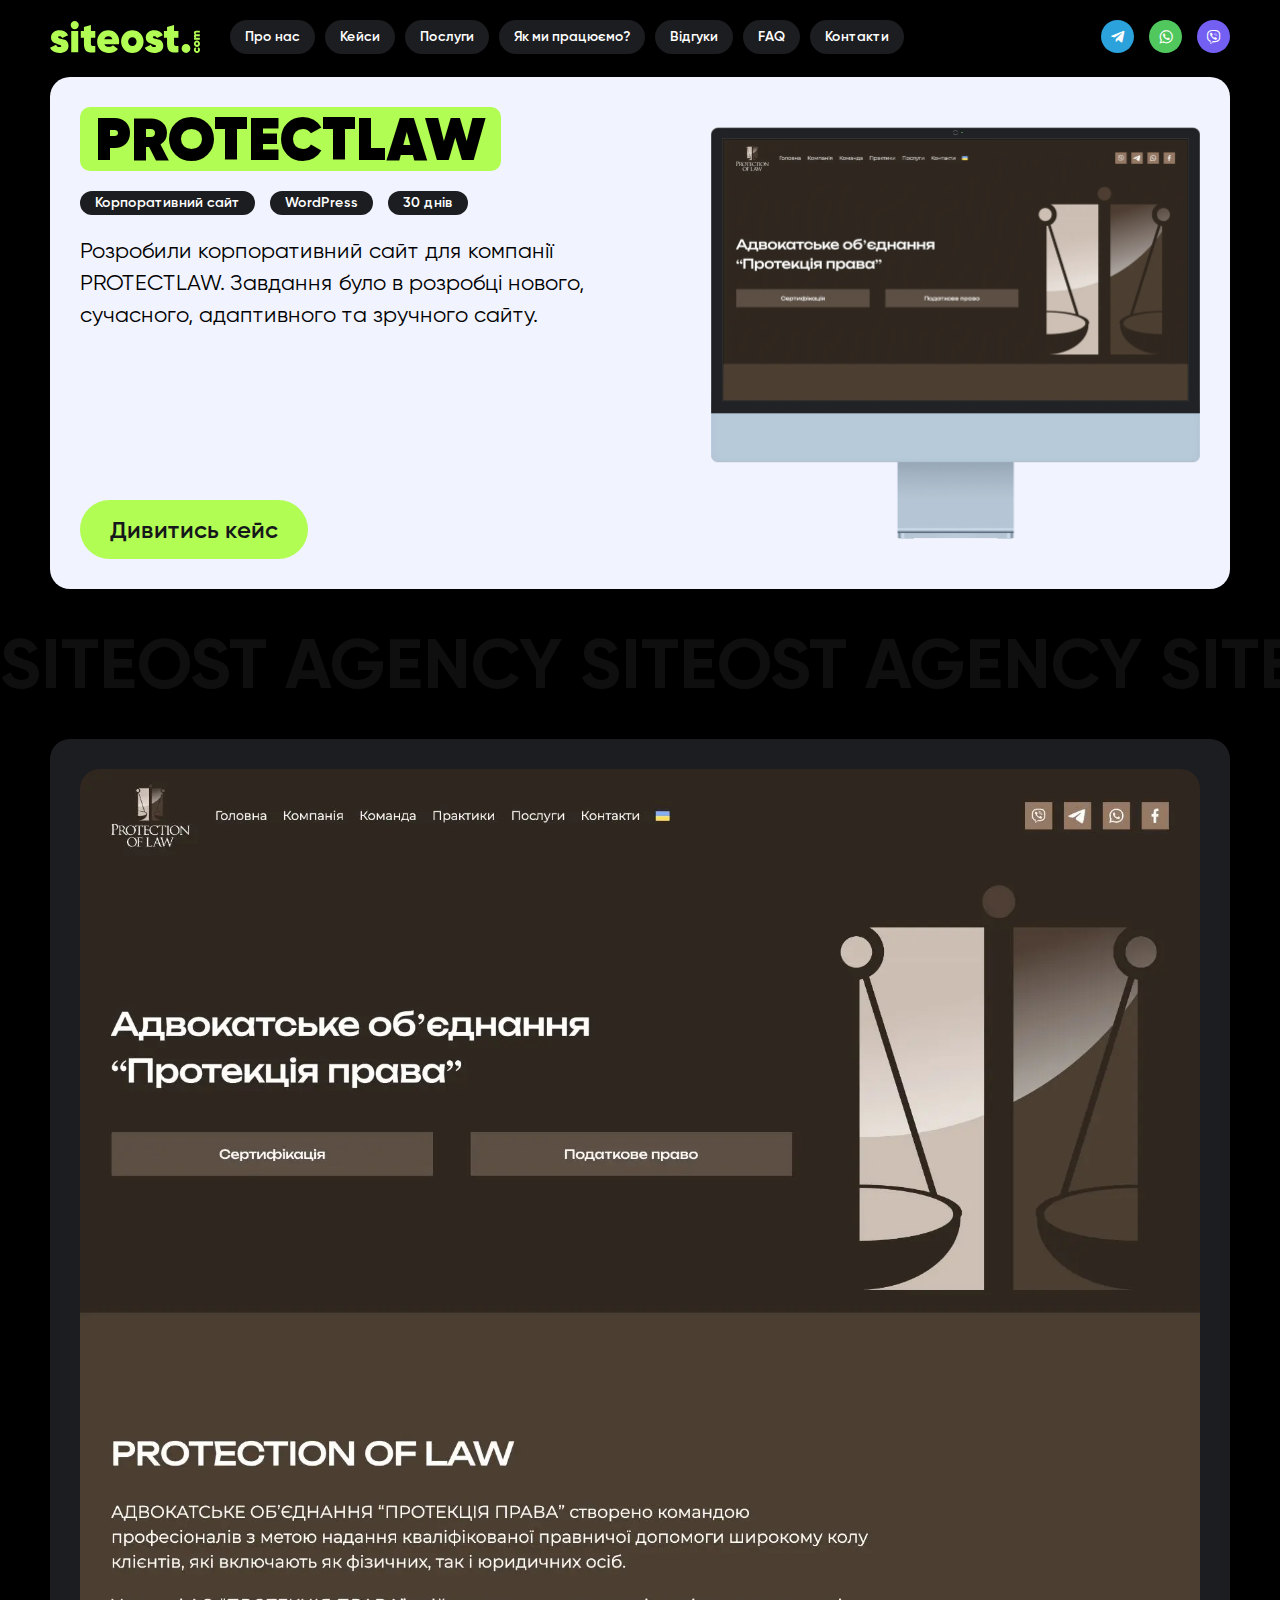
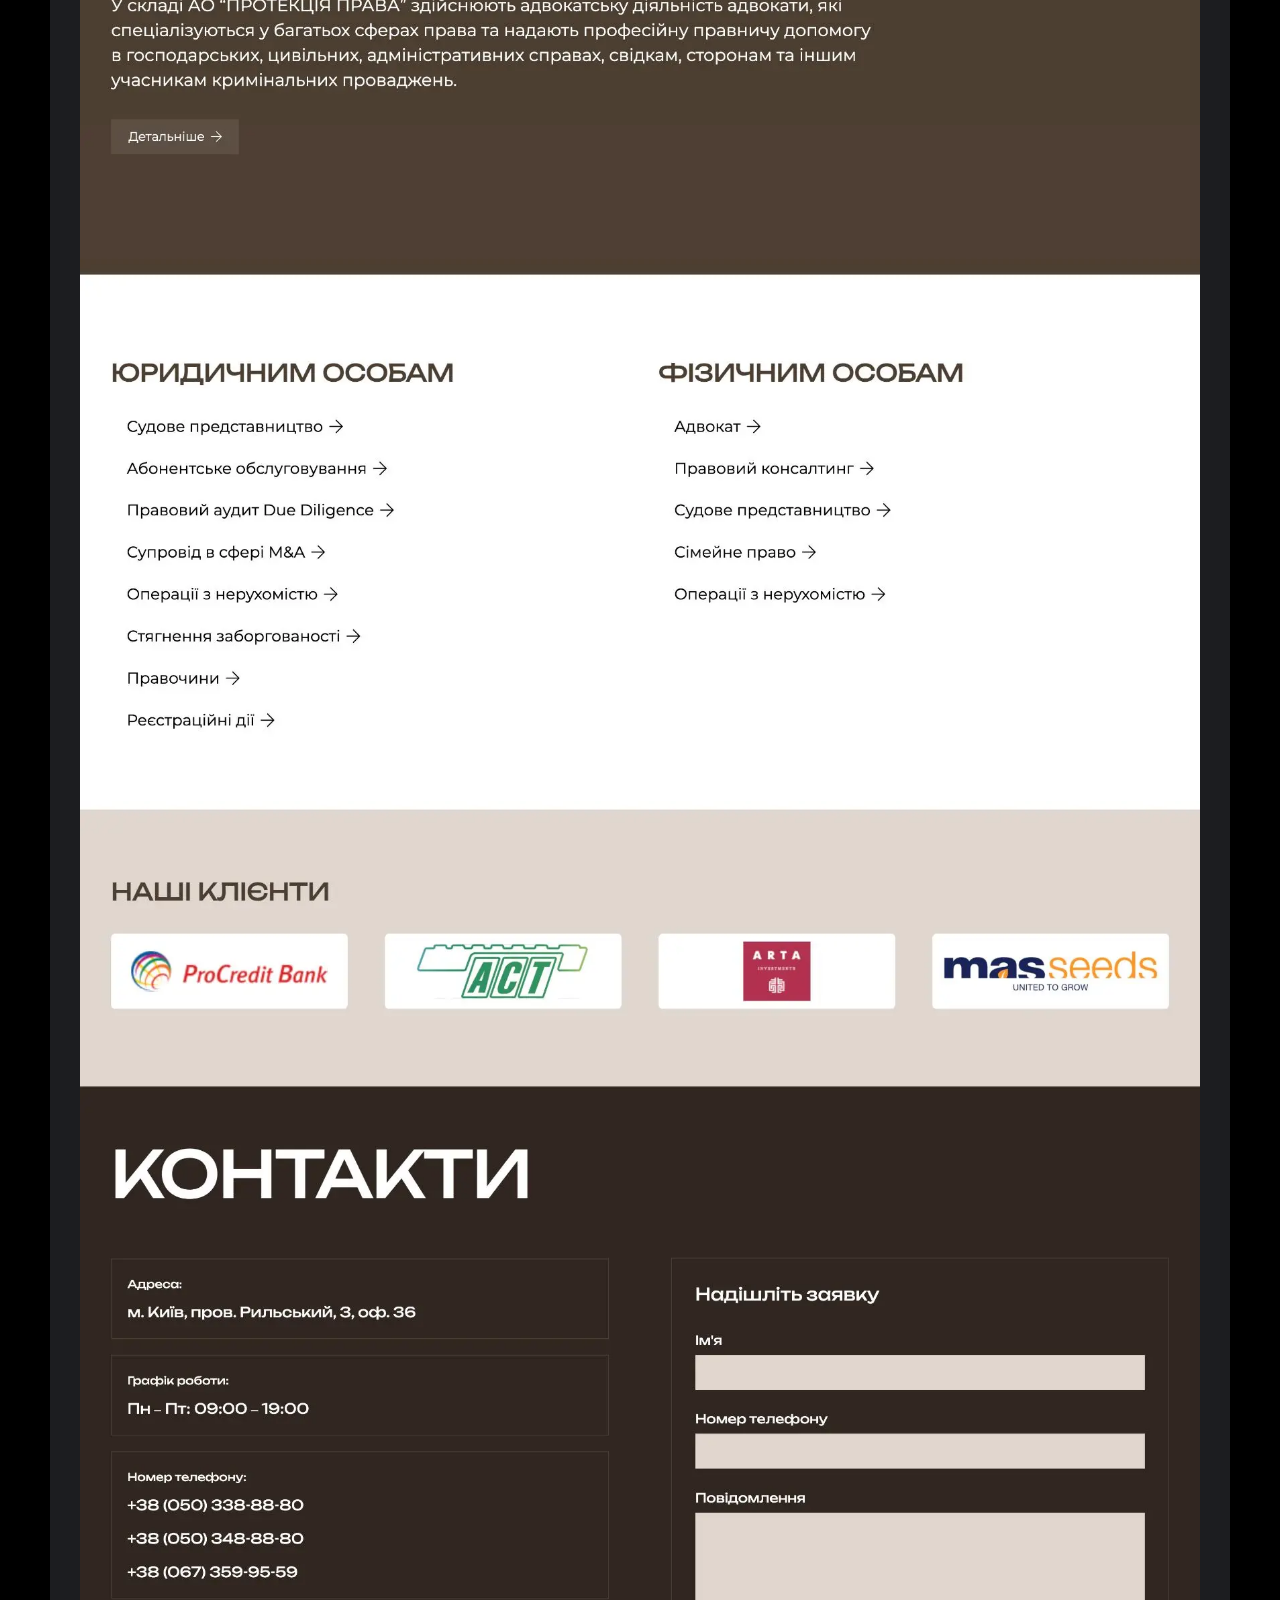
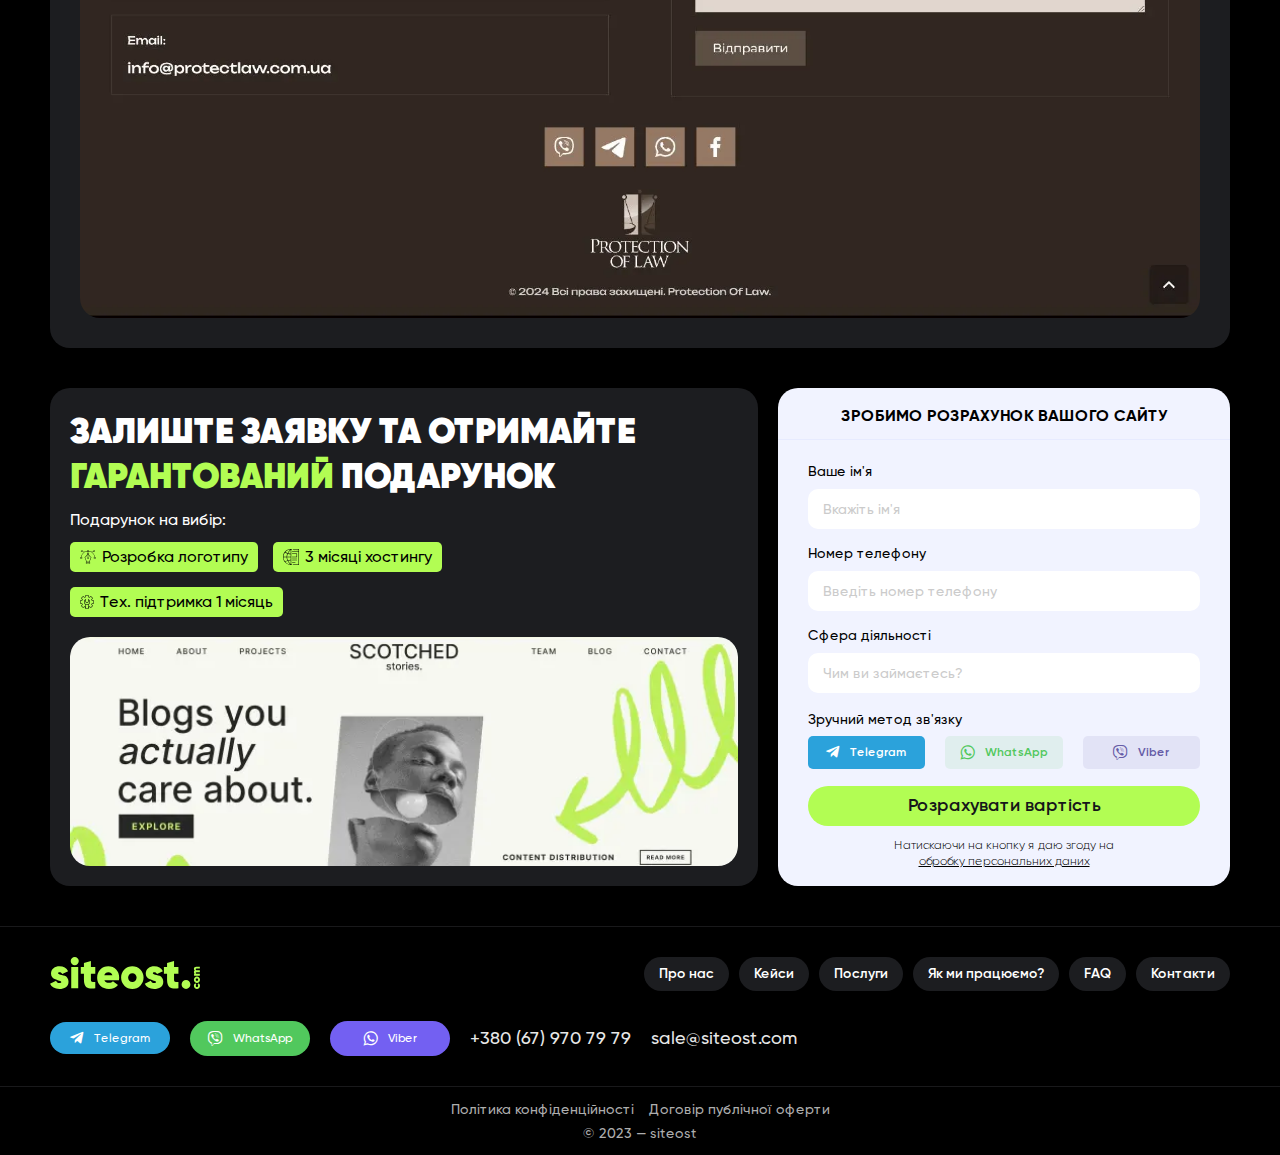
<file: case.html>
<!doctype html>
<html lang="en">

<head>
	<title>Protectlaw</title>
	<meta charset="UTF-8">
	<meta name="format-detection" content="telephone=no">
	<!-- <style>body{opacity: 0;}</style> -->
	<link rel="stylesheet" href="css/style.min.css?_v=20240510154227">
	<link rel="shortcut icon" href="favicon.ico">
	<!-- <meta name="robots" content="noindex, nofollow"> -->
	<meta name="viewport" content="width=device-width, initial-scale=1.0">
</head>

<body>
	<div class="wrapper">
		<header class="header">
			<div class="header__container">
				<a href="index.html" class="header__logo"><img src="img/logo.svg" alt="Logo"></a>
				<div class="header__menu menu">
					<nav class="menu__body">
						<ul class="menu__list">
							<li class="menu__item"><a href="index.html#why" class="menu__link">Про нас</a></li>
							<li class="menu__item"><a href="index.html#cases" class="menu__link">Кейси</a></li>
							<li class="menu__item"><a href="index.html#offer" class="menu__link">Послуги</a></li>
							<li class="menu__item"><a href="index.html#how" class="menu__link">Як ми працюємо?</a></li>
							<li class="menu__item"><a href="index.html#feedback" class="menu__link">Відгуки</a></li>
							<li class="menu__item"><a href="index.html#questions" class="menu__link">FAQ</a></li>
							<li class="menu__item"><a href="index.html#footer" class="menu__link">Контакти</a></li>
						</ul>
						<div class="header__button button-calc" data-watch data-popup="#popup-form">
							Розрахувати вартість
							<svg class="circle" xmlns="http://www.w3.org/2000/svg" width="178" height="178" fill="none" viewBox="0 0 178 178">
								<g filter="url(#a)">
									<path fill="#B2FD53" fill-opacity=".15" d="M163.917 92.466c-.292-.02-.547.153-.764.52a9.534 9.534 0 0 0-.582 1.393c-.17.547-.384 1.09-.643 1.631a3.093 3.093 0 0 1-1.151 1.332c-.525.36-1.16.514-1.906.462-1.127-.078-1.968-.563-2.524-1.454-.541-.876-.769-1.943-.681-3.201.157-2.253 1.134-3.73 2.932-4.427l1.212 2.554c-.974.256-1.499.94-1.576 2.051-.071 1.01.209 1.537.838 1.58.293.02.541-.16.744-.543.216-.368.417-.824.602-1.37a14.88 14.88 0 0 1 .665-1.63c.258-.54.635-.992 1.13-1.354.51-.347 1.123-.496 1.84-.446 1.083.075 1.904.53 2.463 1.362.573.849.819 1.866.736 3.05-.062.893-.323 1.691-.784 2.394a4.344 4.344 0 0 1-1.832 1.615l-1.149-2.506c.771-.3 1.184-.858 1.241-1.678.026-.366-.033-.678-.177-.938a.76.76 0 0 0-.634-.397Zm3.212 10.722c.086-.461.327-.834.724-1.118a1.722 1.722 0 0 1 1.303-.271c.462.086.835.327 1.119.724.281.41.379.846.292 1.308a1.64 1.64 0 0 1-.745 1.114c-.41.281-.846.379-1.308.293-.461-.087-.832-.335-1.114-.746a1.674 1.674 0 0 1-.271-1.304Zm-11.852-3.646 10.813 2.02-.521 2.79-10.813-2.02.521-2.79Zm5.214 13.44.696-2.386-4.393-1.281c-.367-.106-.661-.093-.883.041-.222.134-.399.373-.53.716-.116.348-.237.787-.36 1.316l-2.471-.72c.334-1.934.896-3.207 1.685-3.817.785-.596 1.902-.683 3.353-.26l4.393 1.28.535-1.838 2.619.764-.535 1.837 2.133.622.03 2.965-2.957-.862-.696 2.387-2.619-.764Zm-5.479 3.355c-1.411-.234-2.471.415-3.18 1.946-.456.984-.468 1.884-.037 2.698l-2.159 1.521c-.968-1.644-1.009-3.425-.121-5.341.764-1.65 1.877-2.743 3.337-3.279 1.46-.536 2.949-.453 4.466.25 1.504.696 2.527 1.768 3.069 3.215.556 1.453.476 2.952-.239 4.496-.678 1.464-1.741 2.434-3.191 2.91-1.455.49-2.928.39-4.418-.3a6.645 6.645 0 0 1-1.012-.59l3.485-7.526Zm2.015.884-2.357 5.091c.746.168 1.394.096 1.942-.216.542-.298.949-.74 1.22-1.326.321-.692.406-1.347.256-1.966-.136-.613-.49-1.14-1.061-1.583Zm-14.138 14.068c-.266-1.565.068-3.014 1.001-4.348.934-1.333 2.181-2.143 3.742-2.429 1.564-.266 3.013.068 4.347 1.001 1.334.934 2.138 2.177 2.412 3.729.278 1.573-.05 3.026-.984 4.36-.933 1.334-2.186 2.139-3.759 2.417-1.561.286-3.008-.037-4.342-.971-1.334-.933-2.14-2.186-2.417-3.759Zm5.199-4.015c-.797.141-1.439.56-1.927 1.257-.487.697-.661 1.444-.52 2.24.14.797.571 1.447 1.292 1.952.721.505 1.48.686 2.277.546.796-.141 1.438-.56 1.926-1.257.488-.697.661-1.443.521-2.24-.149-.785-.584-1.429-1.305-1.934-.721-.504-1.476-.692-2.264-.564Zm-4.739 13.298c-.209-.206-.515-.24-.919-.102a9.435 9.435 0 0 0-1.348.678 12.25 12.25 0 0 1-1.55.821 3.102 3.102 0 0 1-1.741.261c-.633-.068-1.216-.364-1.748-.889-.805-.793-1.128-1.709-.969-2.747.158-1.018.68-1.975 1.566-2.874 1.585-1.609 3.288-2.093 5.107-1.453l-.742 2.728c-.906-.439-1.75-.262-2.532.532-.71.721-.841 1.303-.392 1.745.209.206.515.23.918.071a7.278 7.278 0 0 0 1.349-.647 14.771 14.771 0 0 1 1.566-.805 3.553 3.553 0 0 1 1.74-.293c.612.068 1.174.355 1.686.859.773.762 1.101 1.641.984 2.638-.117 1.017-.593 1.949-1.427 2.795-.628.637-1.345 1.073-2.152 1.307a4.353 4.353 0 0 1-2.443.033l.759-2.65c.78.274 1.458.119 2.034-.466.258-.261.417-.537.477-.828a.76.76 0 0 0-.223-.714Zm-10.81 9.991 1.961-1.528-2.812-3.61c-.234-.301-.481-.462-.739-.484-.259-.021-.542.069-.849.271a14.96 14.96 0 0 0-1.063.856l-1.581-2.031c1.403-1.372 2.604-2.075 3.601-2.108.985-.024 1.942.56 2.87 1.752l2.812 3.61 1.51-1.176 1.676 2.152-1.51 1.177 1.365 1.753-1.711 2.42-1.893-2.43-1.961 1.528-1.676-2.152Zm-10.066 5.537c-.127-.264-.404-.4-.83-.406a9.437 9.437 0 0 0-1.498.184c-.56.123-1.138.206-1.736.249a3.096 3.096 0 0 1-1.727-.341c-.573-.277-1.021-.753-1.346-1.427-.49-1.018-.485-1.988.015-2.912.492-.905 1.307-1.63 2.443-2.177 2.035-.98 3.802-.861 5.299.355l-1.62 2.317c-.704-.719-1.558-.837-2.562-.353-.912.439-1.232.942-.958 1.511.127.264.407.39.84.376.427.007.923-.045 1.489-.154.565-.11 1.147-.186 1.745-.23a3.566 3.566 0 0 1 1.737.312c.553.271.986.73 1.297 1.377.471.978.483 1.916.037 2.815-.454.918-1.216 1.635-2.286 2.15-.806.388-1.629.556-2.468.504a4.346 4.346 0 0 1-2.31-.793l1.608-2.239c.642.522 1.333.604 2.073.248.33-.159.573-.365.727-.619a.758.758 0 0 0 .031-.747Zm-7.62 8.031a1.722 1.722 0 0 1 1.33.076c.434.222.727.555.881.999.153.443.128.887-.076 1.33-.218.447-.549.748-.992.901a1.64 1.64 0 0 1-1.337-.097c-.448-.218-.748-.548-.902-.992-.153-.443-.121-.889.097-1.337.209-.429.542-.722.999-.88Zm-2.692-12.105 3.592 10.397-2.682.927-3.592-10.397 2.682-.927Zm-9.202 11.18 2.421-.568-1.045-4.455c-.088-.371-.244-.62-.47-.748-.226-.128-.52-.164-.884-.109-.36.069-.801.18-1.323.333l-.588-2.506c1.849-.66 3.233-.796 4.152-.409.905.39 1.53 1.32 1.875 2.791l1.046 4.455 1.863-.437.623 2.656-1.863.437.507 2.163-2.567 1.484-.703-2.999-2.421.568-.623-2.656Zm-5.497-3.136c-.497-1.341-1.586-1.94-3.267-1.797-1.081.092-1.868.527-2.361 1.305l-2.392-1.122c.948-1.655 2.475-2.573 4.58-2.752 1.811-.154 3.312.271 4.501 1.273 1.19 1.003 1.855 2.338 1.997 4.004.14 1.651-.284 3.071-1.272 4.259-.987 1.202-2.328 1.876-4.023 2.02-1.608.137-2.977-.306-4.11-1.329-1.146-1.021-1.79-2.35-1.928-3.987a6.638 6.638 0 0 1 .01-1.171l8.264-.703Zm.23 2.189-5.59.475c.224.732.608 1.259 1.15 1.58a2.813 2.813 0 0 0 1.757.403c.76-.065 1.371-.315 1.834-.752.465-.422.748-.991.849-1.706Zm-19.595-5.361c1.232-1.001 2.657-1.423 4.278-1.266 1.62.156 2.939.844 3.956 2.062 1 1.231 1.423 2.657 1.266 4.278-.157 1.62-.844 2.932-2.06 3.934-1.233 1.015-2.66 1.445-4.28 1.288-1.62-.157-2.939-.852-3.954-2.084-1.017-1.219-1.447-2.638-1.29-4.258.157-1.621.851-2.939 2.084-3.954Zm6.053 2.552c-.515-.624-1.195-.977-2.042-1.059-.847-.082-1.582.134-2.207.649-.624.514-.979 1.209-1.063 2.085-.085.876.13 1.626.644 2.25.514.625 1.195.978 2.042 1.06.846.082 1.582-.135 2.206-.649.61-.516.957-1.211 1.042-2.087.085-.876-.123-1.626-.622-2.249Zm-13.838 2.429c.077-.283-.044-.567-.362-.85a9.53 9.53 0 0 0-1.254-.842 12.1 12.1 0 0 1-1.475-.947 3.097 3.097 0 0 1-1.083-1.387c-.252-.585-.28-1.238-.084-1.96.295-1.09.934-1.821 1.916-2.193.964-.362 2.055-.378 3.273-.048 2.18.591 3.438 1.836 3.774 3.735l-2.74.693c-.063-1.004-.632-1.652-1.708-1.944-.977-.264-1.547-.092-1.712.516-.077.283.053.562.389.835.318.284.727.569 1.227.857.499.287.989.61 1.47.968.48.358.85.815 1.11 1.372.24.567.267 1.197.08 1.891-.284 1.047-.89 1.765-1.815 2.152-.943.398-1.988.441-3.135.131-.864-.234-1.596-.645-2.196-1.234a4.345 4.345 0 0 1-1.229-2.11l2.681-.642c.145.815.613 1.329 1.406 1.544.354.096.672.098.955.008a.76.76 0 0 0 .512-.545Zm-14.006-4.516 2.293.959 1.767-4.221c.147-.351.166-.645.059-.881-.108-.236-.326-.439-.653-.607a15.121 15.121 0 0 0-1.266-.507l.993-2.374c1.885.55 3.086 1.252 3.603 2.104.504.847.465 1.968-.118 3.361l-1.767 4.221 1.765.739-1.053 2.517-1.766-.739-.857 2.049-2.95-.304 1.19-2.841-2.294-.96 1.054-2.516Zm-9.716-6.04c.169-.241.151-.548-.052-.923a9.561 9.561 0 0 0-.894-1.217 12.15 12.15 0 0 1-1.067-1.391 3.097 3.097 0 0 1-.548-1.672c-.039-.636.157-1.26.585-1.873.648-.925 1.497-1.396 2.547-1.413 1.03-.014 2.061.341 3.095 1.064 1.85 1.296 2.611 2.893 2.284 4.794l-2.814-.277c.282-.966-.033-1.769-.946-2.408-.83-.58-1.425-.612-1.786-.095-.169.24-.14.546.083.917.203.375.49.783.863 1.222.373.44.724.91 1.055 1.41a3.55 3.55 0 0 1 .578 1.667c.035.615-.153 1.217-.565 1.806-.623.889-1.435 1.359-2.437 1.409-1.023.054-2.02-.259-2.994-.94-.733-.513-1.282-1.148-1.647-1.905a4.348 4.348 0 0 1-.44-2.403l2.74.307c-.141.814.125 1.457.798 1.928.3.21.599.321.896.331a.759.759 0 0 0 .666-.338Zm-10.704-2.674a1.724 1.724 0 0 1 .152 2.453c-.31.352-.71.548-1.195.588-.497.031-.921-.109-1.273-.42a1.64 1.64 0 0 1-.574-1.211c-.03-.497.11-.921.42-1.273.311-.352.715-.543 1.212-.574.476-.029.895.116 1.258.437Zm9.212-8.301-7.283 8.244-2.127-1.879 7.283-8.244 2.127 1.879Zm-14.286-2.532 1.686 1.827 3.363-3.104c.28-.259.42-.518.42-.777 0-.26-.113-.534-.34-.824a15.075 15.075 0 0 0-.942-.987l1.892-1.746c1.484 1.284 2.285 2.422 2.4 3.412.107.98-.395 1.983-1.505 3.007l-3.363 3.104 1.299 1.406-2.005 1.851-1.298-1.407-1.633 1.508-2.555-1.504 2.263-2.089-1.686-1.827 2.004-1.85Zm.023-6.316c.923-1.092.909-2.335-.043-3.727-.613-.896-1.379-1.368-2.299-1.414l-.201-2.634c1.908.011 3.458.888 4.65 2.631 1.026 1.502 1.395 3.017 1.108 4.546-.287 1.528-1.121 2.765-2.501 3.708-1.369.936-2.813 1.266-4.334.99-1.532-.266-2.779-1.102-3.739-2.507-.91-1.332-1.2-2.742-.867-4.231.325-1.5 1.165-2.714 2.52-3.641a6.702 6.702 0 0 1 1.025-.568l4.681 6.847Zm-1.791 1.278-3.166-4.631c-.527.555-.796 1.148-.81 1.779-.02.619.15 1.194.515 1.727.43.63.95 1.039 1.558 1.227.596.196 1.23.162 1.903-.102Zm-4.87-19.439c1.478.579 2.548 1.611 3.21 3.099.662 1.487.713 2.973.154 4.458-.578 1.478-1.611 2.548-3.099 3.21-1.487.662-2.966.71-4.438.145-1.49-.572-2.568-1.602-3.23-3.089-.662-1.488-.706-2.977-.134-4.468.56-1.485 1.582-2.558 3.07-3.22 1.487-.663 2.976-.707 4.467-.135Zm.761 6.525c.29-.756.262-1.522-.084-2.299-.346-.777-.896-1.311-1.651-1.601-.756-.29-1.535-.256-2.34.102-.803.358-1.35.915-1.64 1.67-.29.755-.262 1.521.084 2.298.346.777.896 1.311 1.652 1.601.749.277 1.525.236 2.33-.122.803-.358 1.353-.908 1.65-1.649Zm-8.91-10.712c.284-.073.47-.319.56-.736.07-.427.107-.929.11-1.505-.012-.573.019-1.156.092-1.751a3.1 3.1 0 0 1 .67-1.628c.383-.508.937-.856 1.661-1.043 1.093-.283 2.045-.09 2.854.579.792.659 1.346 1.598 1.662 2.82.566 2.186.107 3.896-1.377 5.128l-1.96-2.038c.843-.551 1.124-1.366.845-2.446-.254-.979-.686-1.39-1.296-1.232-.284.073-.462.324-.533.751-.09.417-.135.914-.137 1.49-.002.577-.04 1.162-.114 1.757a3.557 3.557 0 0 1-.642 1.643c-.373.491-.908.826-1.604 1.006-1.05.272-1.973.102-2.768-.511-.812-.623-1.368-1.509-1.665-2.659-.224-.866-.23-1.706-.016-2.519.2-.809.608-1.513 1.226-2.112l1.884 2.012c-.636.528-.85 1.19-.645 1.985.092.355.247.633.466.834a.761.761 0 0 0 .727.175Zm-3.008-14.393.297 2.468 4.543-.546c.379-.045.644-.173.796-.383.152-.21.22-.5.206-.867a14.96 14.96 0 0 0-.184-1.352l2.555-.306c.451 1.91.433 3.3-.053 4.172-.488.856-1.482 1.374-2.982 1.554l-4.543.546.228 1.9-2.709.325-.228-1.9-2.206.265-1.19-2.716 3.058-.367-.296-2.468 2.708-.325Zm.423-11.79c.292.028.551-.138.778-.5a9.6 9.6 0 0 0 .62-1.376c.184-.542.413-1.08.686-1.614a3.098 3.098 0 0 1 1.186-1.3c.535-.346 1.174-.483 1.919-.41 1.124.108 1.951.615 2.483 1.521.518.89.716 1.963.595 3.218-.218 2.249-1.235 3.697-3.05 4.347l-1.143-2.586c.98-.23 1.523-.899 1.63-2.008.098-1.008-.167-1.542-.795-1.602-.292-.029-.544.146-.758.523-.226.361-.44.812-.639 1.353-.2.54-.436 1.078-.708 1.611a3.555 3.555 0 0 1-1.167 1.324c-.519.333-1.136.465-1.85.396-1.081-.105-1.89-.58-2.427-1.428-.55-.864-.768-1.887-.653-3.07a4.91 4.91 0 0 1 .848-2.37 4.347 4.347 0 0 1 1.875-1.566l1.081 2.536c-.778.278-1.207.826-1.286 1.644-.035.365.015.68.152.943a.76.76 0 0 0 .623.414Zm-2.929-10.777a1.725 1.725 0 0 1-2.064 1.335 1.725 1.725 0 0 1-1.098-.754c-.27-.418-.357-.856-.258-1.315.101-.473.36-.838.775-1.094.418-.27.856-.356 1.315-.258.459.099.824.357 1.094.775.259.4.338.838.236 1.311Zm11.75 3.962-10.755-2.308.596-2.775 10.755 2.308-.595 2.775ZM17.37 62.69l-.758 2.367 4.358 1.396c.363.116.657.11.883-.017.226-.128.409-.362.549-.703.125-.344.257-.78.395-1.305l2.451.785c-.386 1.925-.98 3.182-1.786 3.771-.8.575-1.92.633-3.358.172l-4.358-1.397-.584 1.823-2.598-.832.584-1.823-2.116-.678.049-2.964 2.933.94.759-2.368 2.597.832Zm5.583-3.274c1.404.27 2.48-.351 3.23-1.863.48-.972.517-1.871.107-2.696l2.198-1.465c.925 1.67.919 3.45-.018 5.343-.807 1.63-1.948 2.694-3.422 3.191-1.473.498-2.96.376-4.458-.366-1.485-.735-2.48-1.833-2.984-3.294-.518-1.467-.4-2.963.356-4.488.716-1.445 1.804-2.388 3.265-2.826 1.467-.452 2.937-.314 4.41.415.328.163.66.368.995.616l-3.68 7.433Zm-1.991-.937 2.489-5.027c-.742-.188-1.392-.133-1.948.165-.55.284-.968.715-1.254 1.294-.338.683-.44 1.336-.307 1.959.12.616.46 1.152 1.02 1.61Zm14.564-13.77c.22 1.571-.156 3.01-1.128 4.316-.972 1.306-2.242 2.079-3.81 2.32-1.572.22-3.01-.157-4.317-1.129-1.306-.972-2.073-2.238-2.302-3.797-.231-1.58.139-3.024 1.11-4.33.973-1.306 2.249-2.075 3.83-2.306 1.568-.24 3.005.125 4.31 1.097 1.307.972 2.076 2.248 2.307 3.829Zm-5.314 3.86c.8-.117 1.454-.517 1.962-1.2.508-.682.704-1.423.586-2.223-.117-.8-.529-1.464-1.235-1.99-.705-.524-1.459-.729-2.259-.611-.8.117-1.454.517-1.962 1.2-.508.682-.704 1.423-.586 2.224.126.788.542 1.445 1.248 1.97.706.526 1.454.736 2.246.63Zm4.868-12.932c.203.211.509.253.915.126a9.523 9.523 0 0 0 1.366-.645 12.225 12.225 0 0 1 1.57-.78 3.099 3.099 0 0 1 1.746-.217c.632.084 1.207.395 1.726.933.784.813 1.084 1.737.899 2.77-.185 1.014-.73 1.958-1.639 2.834-1.626 1.568-3.34 2.008-5.143 1.322l.812-2.708c.894.462 1.742.307 2.544-.467.729-.703.874-1.28.437-1.735-.204-.211-.51-.242-.917-.094a7.375 7.375 0 0 0-1.364.613c-.503.281-1.032.536-1.586.765a3.556 3.556 0 0 1-1.747.248c-.61-.084-1.165-.384-1.664-.902-.753-.78-1.059-1.668-.916-2.661.143-1.014.642-1.934 1.497-2.758.644-.621 1.372-1.038 2.185-1.252a4.346 4.346 0 0 1 2.443.029l-.826 2.63c-.773-.294-1.455-.156-2.046.414-.264.255-.43.526-.497.816a.76.76 0 0 0 .205.719Zm11.277-9.89-2.005 1.47 2.706 3.69c.225.308.467.476.724.506.258.029.544-.053.857-.246.304-.205.667-.48 1.087-.824l1.522 2.076c-1.444 1.33-2.664 1.998-3.661 2.001-.986-.005-1.925-.616-2.818-1.835l-2.706-3.69-1.543 1.131-1.613-2.2 1.544-1.132-1.314-1.792 1.782-2.37 1.82 2.485 2.006-1.47 1.612 2.2Zm9.718-5.056c.12.268.393.41.82.428.433-.002.933-.05 1.502-.145a12.234 12.234 0 0 1 1.742-.204 3.098 3.098 0 0 1 1.717.386c.565.292 1.002.78 1.308 1.462.463 1.03.433 2-.09 2.91-.516.892-1.35 1.596-2.5 2.113-2.06.926-3.822.762-5.287-.493l1.68-2.274c.684.737 1.535.877 2.552.42.923-.415 1.255-.91.997-1.486-.12-.267-.398-.4-.83-.398a7.37 7.37 0 0 0-1.492.116c-.569.095-1.153.156-1.751.184a3.555 3.555 0 0 1-1.728-.357c-.547-.285-.967-.755-1.262-1.41-.445-.99-.432-1.929.037-2.816.477-.905 1.258-1.602 2.341-2.09.816-.366 1.643-.513 2.48-.439.831.06 1.594.345 2.289.853l-1.666 2.196c-.628-.538-1.316-.638-2.065-.302-.335.15-.583.35-.744.6a.76.76 0 0 0-.05.746Zm8.073-7.966a1.725 1.725 0 0 1-2.18-1.133 1.725 1.725 0 0 1 .11-1.328c.23-.441.568-.733 1.016-.874a1.642 1.642 0 0 1 1.333.132c.442.23.734.568.875 1.015.142.448.098.892-.132 1.334-.22.423-.56.708-1.022.854Zm2.372 12.171-3.316-10.488 2.706-.856 3.316 10.488-2.706.856Zm9.181-10.902-2.433.513.943 4.477c.079.373.23.626.453.76.222.132.516.175.881.128a14.92 14.92 0 0 0 1.33-.302l.53 2.519c-1.863.617-3.25.722-4.16.314-.896-.411-1.5-1.356-1.81-2.834l-.944-4.478-1.873.395-.562-2.67 1.873-.394-.458-2.174 2.6-1.425.635 3.014 2.433-.512.562 2.67Zm5.87 3.182c.46 1.355 1.533 1.983 3.217 1.885 1.083-.062 1.882-.476 2.396-1.24l2.36 1.185c-.992 1.63-2.543 2.505-4.651 2.628-1.816.105-3.305-.36-4.466-1.394-1.162-1.035-1.791-2.387-1.888-4.056-.096-1.655.366-3.062 1.386-4.223 1.019-1.176 2.378-1.813 4.076-1.911 1.61-.094 2.968.386 4.072 1.439 1.119 1.051 1.726 2.397 1.82 4.037.022.366.008.756-.042 1.17l-8.28.48Zm-.17-2.193 5.6-.325c-.205-.737-.574-1.274-1.107-1.61a2.821 2.821 0 0 0-1.745-.45c-.762.044-1.38.278-1.855.702-.475.41-.773.97-.894 1.682Zm19.358 5.847c-1.258.968-2.695 1.351-4.31 1.151-1.616-.2-2.915-.923-3.9-2.168-.966-1.258-1.35-2.694-1.15-4.31.2-1.616.922-2.908 2.166-3.877 1.26-.982 2.697-1.373 4.313-1.173 1.615.2 2.914.93 3.896 2.19.984 1.245 1.375 2.676 1.175 4.291-.2 1.616-.93 2.915-2.19 3.897Zm-5.981-2.714c.497.638 1.168 1.01 2.012 1.114.844.105 1.585-.091 2.223-.589.638-.497 1.011-1.182 1.12-2.056.108-.873-.087-1.629-.584-2.267-.497-.638-1.168-1.01-2.012-1.114-.845-.104-1.586.092-2.224.59-.623.498-.989 1.185-1.097 2.058-.108.873.079 1.628.562 2.264Zm13.955-2.072c-.084.281.029.568.34.86a9.52 9.52 0 0 0 1.231.874c.496.287.979.615 1.45.986.475.357.823.829 1.045 1.416.237.591.247 1.245.033 1.961-.325 1.082-.982 1.796-1.974 2.142-.974.336-2.064.323-3.273-.04-2.163-.647-3.388-1.925-3.674-3.833l2.758-.62c.036 1.005.587 1.668 1.655 1.988.97.29 1.545.134 1.726-.47.084-.281-.038-.563-.367-.845a7.382 7.382 0 0 0-1.204-.889c-.491-.3-.973-.636-1.443-1.007a3.548 3.548 0 0 1-1.073-1.4c-.227-.574-.237-1.205-.03-1.893.311-1.04.935-1.74 1.87-2.104.954-.372 2-.388 3.138-.047.857.257 1.578.687 2.162 1.291.589.59.98 1.304 1.173 2.143l-2.698.57c-.122-.818-.577-1.345-1.363-1.58-.352-.106-.67-.117-.955-.034a.761.761 0 0 0-.527.531Zm13.527 4.708-2.267-1.02-1.877 4.174c-.156.348-.184.642-.082.88.102.239.314.447.636.624.329.164.746.343 1.253.54l-1.055 2.347c-1.869-.6-3.052-1.332-3.547-2.198-.482-.86-.413-1.979.207-3.356l1.876-4.174-1.746-.785 1.119-2.488 1.746.785.911-2.027 2.94.382-1.263 2.809 2.268 1.02-1.119 2.487Zm9.662 6.245c-.174.236-.164.544.029.924.214.377.501.79.863 1.24.37.436.713.91 1.031 1.417a3.1 3.1 0 0 1 .505 1.686c.022.636-.189 1.256-.633 1.857-.671.909-1.532 1.358-2.582 1.348-1.03-.013-2.052-.394-3.067-1.144-1.816-1.342-2.537-2.959-2.16-4.85l2.805.349c-.307.958-.012 1.769.885 2.43.814.602 1.408.65 1.783.142.174-.236.154-.543-.06-.92a7.29 7.29 0 0 0-.832-1.243c-.361-.449-.7-.928-1.018-1.436a3.566 3.566 0 0 1-.536-1.681c-.019-.616.185-1.213.612-1.79.645-.874 1.469-1.323 2.472-1.348 1.024-.028 2.013.311 2.969 1.017.719.531 1.252 1.18 1.598 1.946.355.755.481 1.559.378 2.413l-2.73-.376c.161-.81-.089-1.46-.75-1.948-.294-.218-.59-.336-.887-.354a.761.761 0 0 0-.675.321Zm10.693 2.943a1.724 1.724 0 0 1-.089-2.457c.319-.343.722-.53 1.209-.558.498-.018.918.133 1.262.453.354.33.535.738.543 1.225.018.498-.133.918-.453 1.262-.319.344-.728.525-1.225.543a1.676 1.676 0 0 1-1.247-.469Zm-9.42 8.063 7.49-8.056 2.078 1.933-7.49 8.055-2.078-1.932Zm14.42 3.075-1.639-1.869-3.44 3.017c-.287.252-.434.507-.44.767-.007.26.1.536.319.831.231.286.536.623.916 1.011l-1.935 1.698c-1.452-1.322-2.223-2.48-2.314-3.473-.081-.982.447-1.971 1.582-2.967l3.441-3.017-1.262-1.44 2.051-1.798 1.262 1.439 1.67-1.465 2.517 1.568-2.316 2.03 1.639 1.87-2.051 1.798Zm-.174 6.31c-.951 1.068-.968 2.311-.053 3.727.59.912 1.344 1.402 2.262 1.472l.134 2.638c-1.907-.059-3.434-.975-4.581-2.749-.988-1.527-1.318-3.051-.992-4.572.327-1.521 1.192-2.736 2.596-3.644 1.392-.9 2.844-1.192 4.357-.878 1.526.306 2.75 1.173 3.674 2.602.876 1.355 1.129 2.772.758 4.252-.363 1.492-1.234 2.684-2.613 3.576a6.608 6.608 0 0 1-1.039.54l-4.503-6.964Zm1.823-1.232 3.046 4.711c.541-.542.826-1.128.855-1.758a2.825 2.825 0 0 0-.47-1.74c-.414-.64-.923-1.062-1.526-1.266-.591-.211-1.226-.194-1.905.053Zm4.407 19.625c-1.462-.617-2.504-1.677-3.127-3.181-.623-1.505-.636-2.992-.038-4.461.617-1.462 1.677-2.505 3.182-3.128 1.504-.623 2.984-.633 4.44-.03 1.476.612 2.525 1.67 3.148 3.174.623 1.504.629 2.993.018 4.469-.598 1.47-1.649 2.516-3.153 3.14-1.504.622-2.994.628-4.47.017Zm-.59-6.542c-.309.747-.301 1.514.024 2.3.326.786.862 1.334 1.609 1.643.748.31 1.528.296 2.341-.04.813-.337 1.374-.88 1.684-1.627.309-.747.301-1.514-.024-2.3-.326-.786-.862-1.333-1.609-1.643-.742-.296-1.519-.276-2.333.061-.813.337-1.377.872-1.692 1.606Zm8.622 10.905c-.286.066-.479.306-.579.72a9.39 9.39 0 0 0-.15 1.502 12.33 12.33 0 0 1-.139 1.748 3.101 3.101 0 0 1-.713 1.61c-.397.497-.96.83-1.689.998-1.1.254-2.046.036-2.837-.655-.774-.68-1.303-1.633-1.586-2.862-.508-2.201-.003-3.898 1.513-5.09l1.904 2.089c-.856.529-1.159 1.336-.909 2.422.227.986.648 1.408 1.263 1.267.286-.066.47-.312.552-.737.101-.415.159-.91.177-1.486.018-.576.071-1.16.16-1.753.09-.592.318-1.134.687-1.626.386-.48.929-.8 1.629-.962 1.058-.244 1.975-.05 2.754.584.795.644 1.327 1.545 1.594 2.703.201.872.184 1.711-.052 2.518a4.347 4.347 0 0 1-1.281 2.079l-1.83-2.062c.649-.51.882-1.166.697-1.967-.082-.357-.23-.639-.443-.846a.76.76 0 0 0-.722-.194Zm2.642 14.556-.229-2.475-4.557.423c-.38.035-.648.156-.806.362-.157.206-.234.493-.229.861.019.367.068.819.148 1.356l-2.563.238c-.4-1.922-.344-3.312.165-4.169.511-.843 1.519-1.334 3.023-1.474l4.556-.423-.177-1.905 2.717-.252.177 1.905 2.212-.205 1.117 2.747-3.067.284.23 2.475-2.717.253Z" />
								</g>
								<defs>
									<filter id="a" width="172.161" height="168.55" x="2.726" y="8.311" color-interpolation-filters="sRGB" filterUnits="userSpaceOnUse">
										<feFlood flood-opacity="0" result="BackgroundImageFix" />
										<feColorMatrix in="SourceAlpha" result="hardAlpha" values="0 0 0 0 0 0 0 0 0 0 0 0 0 0 0 0 0 0 127 0" />
										<feOffset dy="4" />
										<feGaussianBlur stdDeviation="2" />
										<feComposite in2="hardAlpha" operator="out" />
										<feColorMatrix values="0 0 0 0 0 0 0 0 0 0 0 0 0 0 0 0 0 0 0.25 0" />
										<feBlend in2="BackgroundImageFix" result="effect1_dropShadow_2_2997" />
										<feBlend in="SourceGraphic" in2="effect1_dropShadow_2_2997" result="shape" />
									</filter>
								</defs>
							</svg>
						</div>
					</nav>
				</div>
				<ul class="header__social social-header">
					<li class="social-header__item">
						<a href="" class="social-header__link _icon-telegram"></a>
					</li>
					<li class="social-header__item">
						<a href="" class="social-header__link _icon-WhatsApp"></a>
					</li>
					<li class="social-header__item">
						<a href="" class="social-header__link _icon-viber"></a>
					</li>
				</ul>
				<button type="button" class="menu__icon icon-menu"><span></span></button>
			</div>
		</header>
		<main class="page-case">
			<section class="page-case__hero hero-case">
				<div class="hero-case__container">
					<div class="hero-case__block">
						<div class="hero-case__content">
							<h1 class="hero-case__title title title--black" data-watch>
								<div class="title__green">protectlaw</div>
							</h1>
							<div class="hero-case__labels">
								<div class="hero-case__label">
									Корпоративний сайт
								</div>
								<div class="hero-case__label">
									WordPress
								</div>
								<div class="hero-case__label">
									30 днів
								</div>
							</div>
							<div class="hero-case__text">
								<p>Розробили корпоративний сайт для компанії PROTECTLAW. Завдання було в розробці нового, сучасного, адаптивного та зручного сайту.</p>
							</div>
							<button type="button" class="hero-case__button button" data-goto=".screen-case" data-goto-header>Дивитись кейс</button>
						</div>
						<div class="hero-case__image">
							<img src="img/case/protectlaw.webp" alt="Image">
						</div>
					</div>
				</div>
			</section>
			<div class="running-tape">
				<div class="running-tape__connects">
					<span class="running-tape__line running-tape__line--text">siteost AGENCY siteost AGENCY siteost AGENCY siteost AGENCY siteost AGENCY&nbsp;</span>
					<span class="running-tape__line running-tape__line--text">siteost AGENCY siteost AGENCY siteost AGENCY siteost AGENCY siteost AGENCY&nbsp;</span>
				</div>
			</div>
			<div class="page-case__screen screen-case">
				<div class="screen-case__container">
					<div class="screen-case__image">
						<img src="img/case/protectlaw_screen.webp" alt="Image">
					</div>
				</div>
			</div>
			<section class="page-cases__request request request--third">
				<div class="request__container">
					<div class="request__content">
						<h2 class="request__title">
							Залиште заявку та отримайте 
							<span>гарантований</span> подарунок
						</h2>
						<div class="request__text">Подарунок на вибір:</div>
						<div class="request__presents">
							<div class="request__present">
								<img src="img/request/icon_logotype.svg" alt="Icon" />
								<span>Розробка логотипу</span>
							</div>
							<div class="request__present">
								<img src="img/request/domain.svg" alt="Icon" />
								<span>3 місяці хостингу</span>
							</div>
							<div class="request__present">
								<img src="img/request/tech.svg" alt="Icon" />
								<span>Тех. підтримка 1 місяць</span>
							</div>
						</div>
						<div class="request__bg--3">
							<img class="request__bg request__bg--3" src="img/request/bg_form_3.webp" alt="Image" />
						</div>
					</div>
					<form class="request__form form-request" action="files/sendmail/sendmail.php" method="POST">
						<h3 class="form-request__title">
							Зробимо розрахунок Вашого сайту
						</h3>
						<div class="form-request__items">
							<div class="form-request__item">
								<label for="name_2" class="form-request__label">Ваше ім'я</label>
								<input id="name_2" data-required autocomplete="off" type="text" name="name" data-error="Помилка" placeholder="Вкажіть ім'я" class="form-request__input input" />
							</div>
							<div class="form-request__item">
								<label for="phone_2" class="form-request__label">Номер телефону</label>
								<input id="phone_2" data-required autocomplete="off" type="text" name="phone" data-error="Помилка" placeholder="Введіть номер телефону" class="form-request__input input" />
							</div>
							<div class="form-request__item">
								<label for="field_2" class="form-request__label">Сфера діяльності</label>
								<input id="field" data-required autocomplete="off" type="field" name="field" data-error="Помилка" placeholder="Чим ви займаєтесь?" class="form-request__input input" />
							</div>
						</div>
						<label for="options" class="form-request__label">Зручний метод зв'язку</label>
						<div class="form-request__options options" id="options">
							<div class="options__item">
								<input id="Telegram_2" class="options__input" checked type="radio" value="21" name="messenger_2" />
								<label for="Telegram_2" class="options__label _icon-telegram">
									<span class="options__text">Telegram</span>
								</label>
							</div>
							<div class="options__item">
								<input id="WhatsApp_2" class="options__input" type="radio" value="22" name="messenger_2" />
								<label for="WhatsApp_2" class="options__label options__label--whatsapp _icon-WhatsApp">
									<span class="options__text">WhatsApp</span>
								</label>
							</div>
							<div class="options__item">
								<input id="Viber_2" class="options__input" type="radio" value="23" name="messenger_2" />
								<label for="Viber_2" class="options__label options__label--viber _icon-viber">
									<span class="options__text">Viber</span>
								</label>
							</div>
						</div>
						<button type="submit" class="form-request__button button">
							Розрахувати вартість
						</button>
						<div class="form-request__consent">
							Натискаючи на кнопку я даю згоду на
							<a href="#">обробку персональних даних</a>
						</div>
					</form>
				</div>
			</section>
		</main>
		<footer class="footer">
			<div class="footer__container">
				<div class="footer__head">
					<a href="index.html" class="footer__logo"><img src="img/logo.svg" alt="Logo"></a>
					<ul class="footer__menu menu-footer">
						<li class="menu-footer__item"><a href="index.html#why" class="menu-footer__link">Про нас</a></li>
						<li class="menu-footer__item"><a href="index.html#cases" class="menu-footer__link">Кейси</a></li>
						<li class="menu-footer__item"><a href="index.html#offer" class="menu-footer__link">Послуги</a></li>
						<li class="menu-footer__item"><a href="index.html#how" class="menu-footer__link">Як ми працюємо?</a></li>
						<li class="menu-footer__item"><a href="index.html#questions" class="menu-footer__link">FAQ</a></li>
						<li class="menu-footer__item"><a href="index.html#footer" class="menu-footer__link">Контакти</a></li>
					</ul>
				</div>
				<ul class="footer__contacts">
					<div class="footer__social social-footer">
						<a href="" class="social-footer__link _icon-telegram">
							Telegram
						</a>
						<a href="" class="social-footer__link _icon-viber">
							WhatsApp
						</a>
						<a href="" class="social-footer__link _icon-WhatsApp">
							Viber
						</a>
					</div>
					<div class="footer__links">
						<a href="tel:+380679707979" class="footer__link">+380 (67) 970 79 79</a>
						<a href="mailto:sale@siteost.com" class="footer__link">sale@siteost.com</a>
					</div>
				</ul>
			</div>
			<div class="footer__bottom bottom-footer">
				<div class="bottom-footer__links">
					<a href="" class="bottom-footer__link">Політика конфіденційності</a>
					<a href="" class="bottom-footer__link">Договір публічної оферти</a>
				</div>
				<div class="bottom-footer__copy">
					© 2023 — siteost
				</div>
			</div>
		</footer>
	</div>
	<div id="popup-form" aria-hidden="true" class="popup">
		<div class="popup__wrapper">
			<div class="popup__content">
				<button data-close type="button" class="popup__close">
					<svg width="18" height="18" viewBox="0 0 23 23" fill="black" stroke="black" xmlns="http://www.w3.org/2000/svg">
						<path opacity="0.850056" d="M1.73333 1.48883L21.5469 21.0288" stroke-linecap="square" />
						<path opacity="0.850056" d="M21.2667 1.48883L1.45309 21.0288" stroke-linecap="square" />
					</svg>
				</button>
				<form class="request__form form-request form-request--popup" action="files/sendmail/sendmail.php" method="POST">
					<h3 class="form-request__title">
						Зробимо розрахунок Вашого сайту
					</h3>
					<div class="form-request__items">
						<div class="form-request__item">
							<label for="name_1" class="form-request__label">Ваше ім'я</label>
							<input id="name_1" data-required autocomplete="off" type="text" name="name" data-error="Помилка" placeholder="Вкажіть ім'я" class="form-request__input input" />
						</div>
						<div class="form-request__item">
							<label for="phone_1" class="form-request__label">Номер телефону</label>
							<input id="phone_1" data-required autocomplete="off" type="text" name="phone" data-error="Помилка" placeholder="Введіть номер телефону" class="form-request__input input" />
						</div>
						<div class="form-request__item">
							<label for="field_1" class="form-request__label">Сфера діяльності</label>
							<input id="field" data-required autocomplete="off" type="field" name="field" data-error="Помилка" placeholder="Чим ви займаєтесь?" class="form-request__input input" />
						</div>
					</div>
					<label for="options" class="form-request__label form-request__label--options">Зручний метод зв'язку</label>
					<div class="form-request__options options" id="options">
						<div class="options__item">
							<input id="Telegram_1" class="options__input" checked type="radio" value="11" name="messenger_1" />
							<label for="Telegram_1" class="options__label _icon-telegram">
								<span class="options__text">Telegram</span>
							</label>
						</div>
						<div class="options__item">
							<input id="WhatsApp_1" class="options__input" type="radio" value="12" name="messenger_1" />
							<label for="WhatsApp_1" class="options__label options__label--whatsapp _icon-WhatsApp">
								<span class="options__text">WhatsApp</span>
							</label>
						</div>
						<div class="options__item">
							<input id="Viber_1" class="options__input" type="radio" value="13" name="messenger_1" />
							<label for="Viber_1" class="options__label options__label--viber _icon-viber">
								<span class="options__text">Viber</span>
							</label>
						</div>
					</div>
					<button type="submit" class="form-request__button button">
						Розрахувати вартість
					</button>
					<div class="form-request__consent">
						Натискаючи на кнопку я даю згоду на
						<a href="#">обробку персональних даних</a>
					</div>
				</form>
			</div>
		</div>
	</div>
	<script src="js/app.min.js?_v=20240510154227"></script>
</body>

</html>
</file>
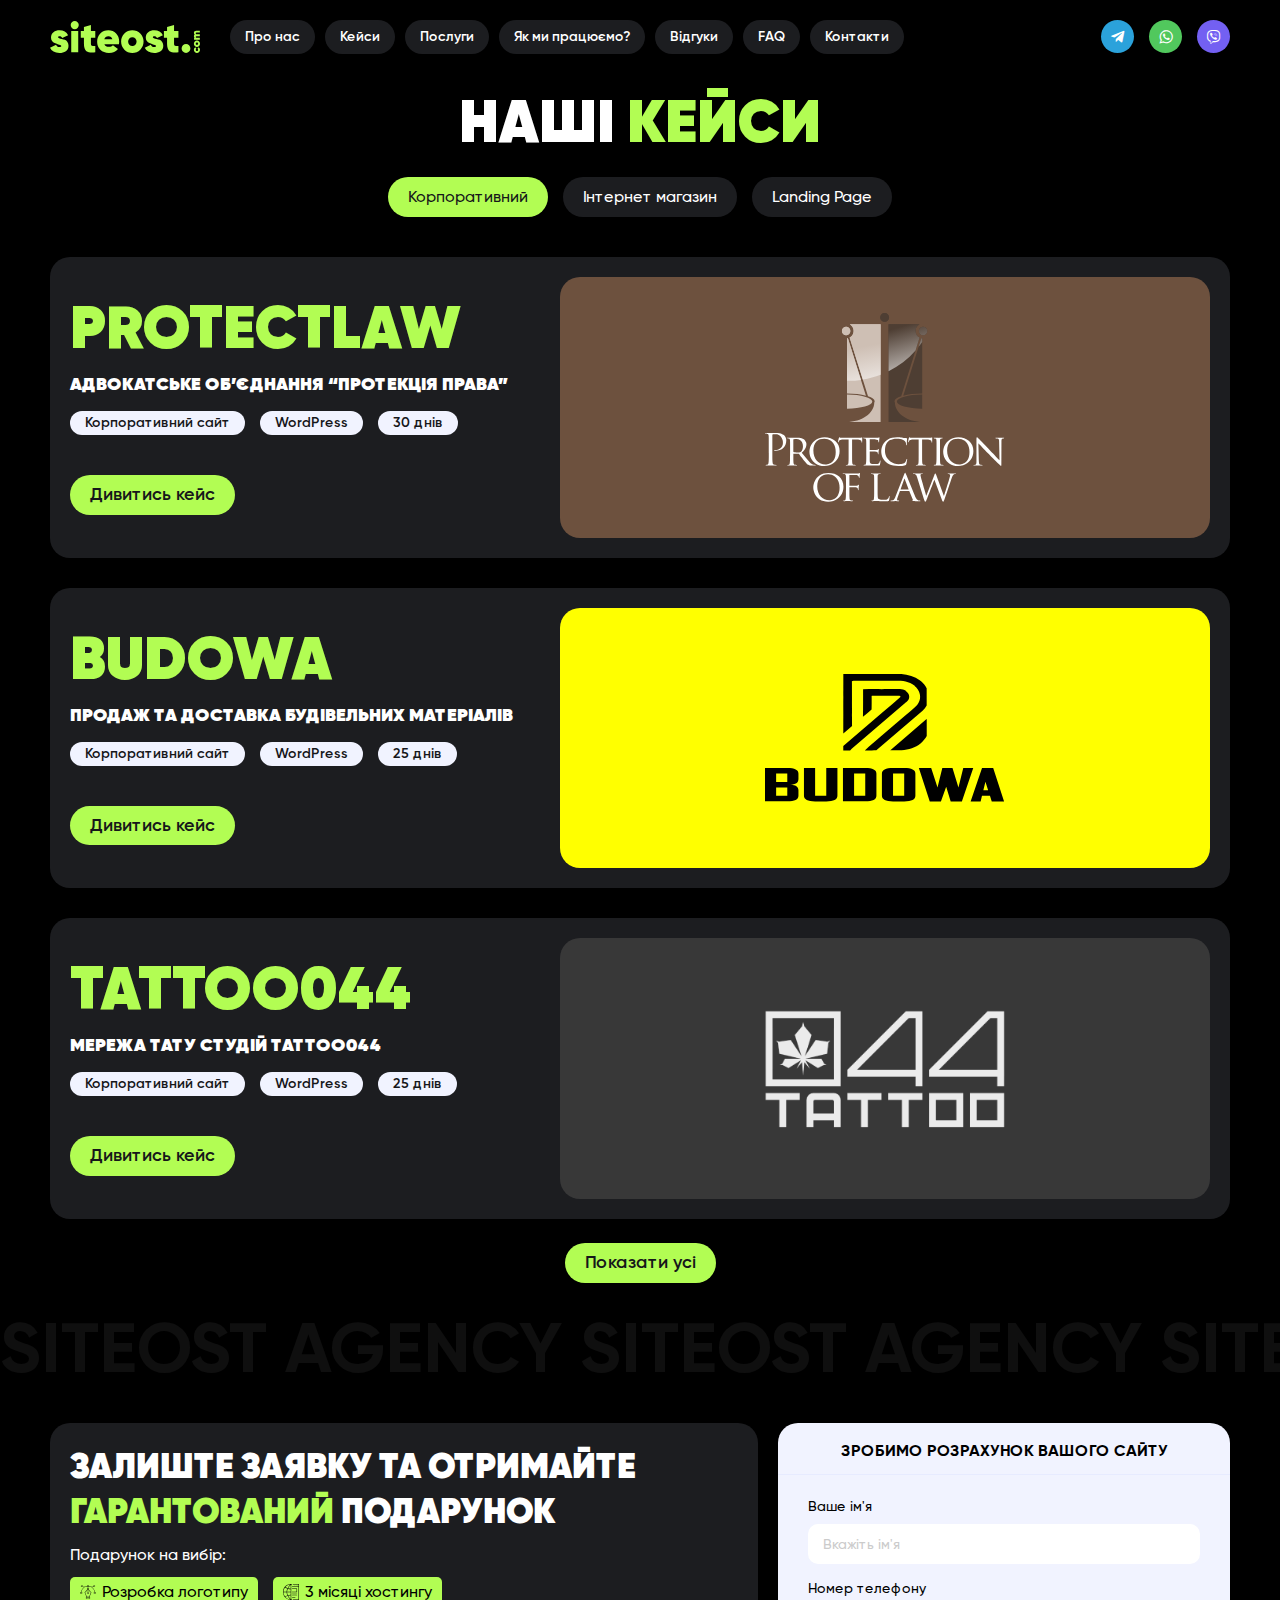
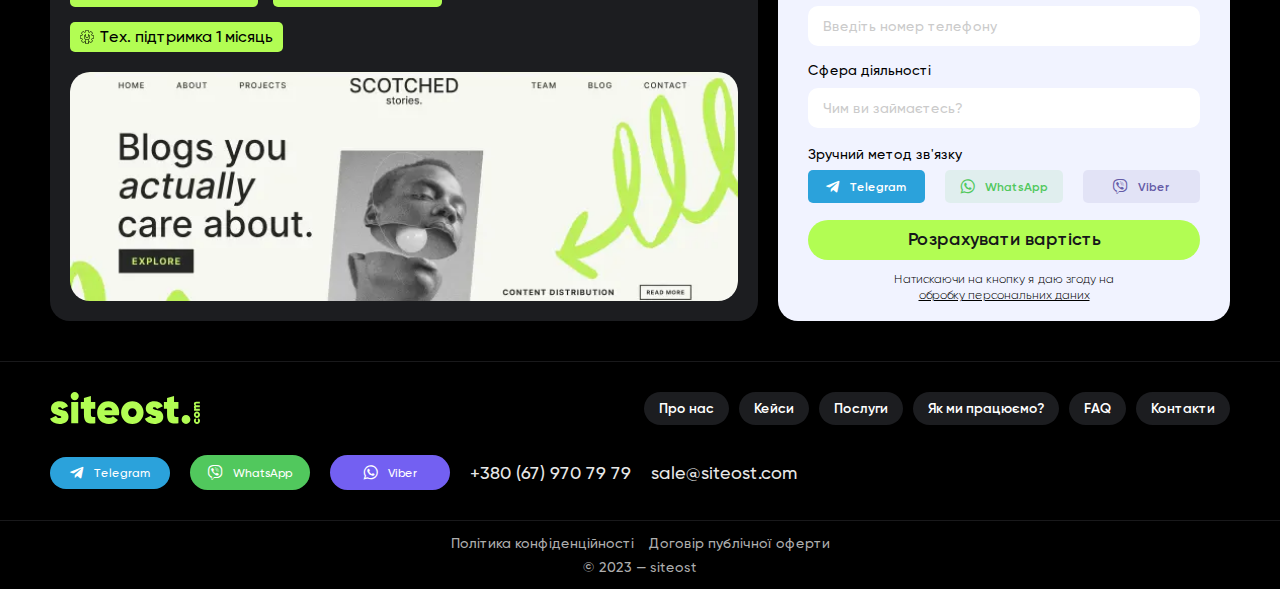
<file: cases.html>
<!doctype html>
<html lang="en">

<head>
	<title>Наші кейси</title>
	<meta charset="UTF-8">
	<meta name="format-detection" content="telephone=no">
	<!-- <style>body{opacity: 0;}</style> -->
	<link rel="stylesheet" href="css/style.min.css?_v=20240510154227">
	<link rel="shortcut icon" href="favicon.ico">
	<!-- <meta name="robots" content="noindex, nofollow"> -->
	<meta name="viewport" content="width=device-width, initial-scale=1.0">
</head>

<body>
	<div class="wrapper">
		<header class="header">
			<div class="header__container">
				<a href="index.html" class="header__logo"><img src="img/logo.svg" alt="Logo"></a>
				<div class="header__menu menu">
					<nav class="menu__body">
						<ul class="menu__list">
							<li class="menu__item"><a href="index.html#why" class="menu__link">Про нас</a></li>
							<li class="menu__item"><a href="index.html#cases" class="menu__link">Кейси</a></li>
							<li class="menu__item"><a href="index.html#offer" class="menu__link">Послуги</a></li>
							<li class="menu__item"><a href="index.html#how" class="menu__link">Як ми працюємо?</a></li>
							<li class="menu__item"><a href="index.html#feedback" class="menu__link">Відгуки</a></li>
							<li class="menu__item"><a href="index.html#questions" class="menu__link">FAQ</a></li>
							<li class="menu__item"><a href="index.html#footer" class="menu__link">Контакти</a></li>
						</ul>
						<div class="header__button button-calc" data-watch data-popup="#popup-form">
							Розрахувати вартість
							<svg class="circle" xmlns="http://www.w3.org/2000/svg" width="178" height="178" fill="none" viewBox="0 0 178 178">
								<g filter="url(#a)">
									<path fill="#B2FD53" fill-opacity=".15" d="M163.917 92.466c-.292-.02-.547.153-.764.52a9.534 9.534 0 0 0-.582 1.393c-.17.547-.384 1.09-.643 1.631a3.093 3.093 0 0 1-1.151 1.332c-.525.36-1.16.514-1.906.462-1.127-.078-1.968-.563-2.524-1.454-.541-.876-.769-1.943-.681-3.201.157-2.253 1.134-3.73 2.932-4.427l1.212 2.554c-.974.256-1.499.94-1.576 2.051-.071 1.01.209 1.537.838 1.58.293.02.541-.16.744-.543.216-.368.417-.824.602-1.37a14.88 14.88 0 0 1 .665-1.63c.258-.54.635-.992 1.13-1.354.51-.347 1.123-.496 1.84-.446 1.083.075 1.904.53 2.463 1.362.573.849.819 1.866.736 3.05-.062.893-.323 1.691-.784 2.394a4.344 4.344 0 0 1-1.832 1.615l-1.149-2.506c.771-.3 1.184-.858 1.241-1.678.026-.366-.033-.678-.177-.938a.76.76 0 0 0-.634-.397Zm3.212 10.722c.086-.461.327-.834.724-1.118a1.722 1.722 0 0 1 1.303-.271c.462.086.835.327 1.119.724.281.41.379.846.292 1.308a1.64 1.64 0 0 1-.745 1.114c-.41.281-.846.379-1.308.293-.461-.087-.832-.335-1.114-.746a1.674 1.674 0 0 1-.271-1.304Zm-11.852-3.646 10.813 2.02-.521 2.79-10.813-2.02.521-2.79Zm5.214 13.44.696-2.386-4.393-1.281c-.367-.106-.661-.093-.883.041-.222.134-.399.373-.53.716-.116.348-.237.787-.36 1.316l-2.471-.72c.334-1.934.896-3.207 1.685-3.817.785-.596 1.902-.683 3.353-.26l4.393 1.28.535-1.838 2.619.764-.535 1.837 2.133.622.03 2.965-2.957-.862-.696 2.387-2.619-.764Zm-5.479 3.355c-1.411-.234-2.471.415-3.18 1.946-.456.984-.468 1.884-.037 2.698l-2.159 1.521c-.968-1.644-1.009-3.425-.121-5.341.764-1.65 1.877-2.743 3.337-3.279 1.46-.536 2.949-.453 4.466.25 1.504.696 2.527 1.768 3.069 3.215.556 1.453.476 2.952-.239 4.496-.678 1.464-1.741 2.434-3.191 2.91-1.455.49-2.928.39-4.418-.3a6.645 6.645 0 0 1-1.012-.59l3.485-7.526Zm2.015.884-2.357 5.091c.746.168 1.394.096 1.942-.216.542-.298.949-.74 1.22-1.326.321-.692.406-1.347.256-1.966-.136-.613-.49-1.14-1.061-1.583Zm-14.138 14.068c-.266-1.565.068-3.014 1.001-4.348.934-1.333 2.181-2.143 3.742-2.429 1.564-.266 3.013.068 4.347 1.001 1.334.934 2.138 2.177 2.412 3.729.278 1.573-.05 3.026-.984 4.36-.933 1.334-2.186 2.139-3.759 2.417-1.561.286-3.008-.037-4.342-.971-1.334-.933-2.14-2.186-2.417-3.759Zm5.199-4.015c-.797.141-1.439.56-1.927 1.257-.487.697-.661 1.444-.52 2.24.14.797.571 1.447 1.292 1.952.721.505 1.48.686 2.277.546.796-.141 1.438-.56 1.926-1.257.488-.697.661-1.443.521-2.24-.149-.785-.584-1.429-1.305-1.934-.721-.504-1.476-.692-2.264-.564Zm-4.739 13.298c-.209-.206-.515-.24-.919-.102a9.435 9.435 0 0 0-1.348.678 12.25 12.25 0 0 1-1.55.821 3.102 3.102 0 0 1-1.741.261c-.633-.068-1.216-.364-1.748-.889-.805-.793-1.128-1.709-.969-2.747.158-1.018.68-1.975 1.566-2.874 1.585-1.609 3.288-2.093 5.107-1.453l-.742 2.728c-.906-.439-1.75-.262-2.532.532-.71.721-.841 1.303-.392 1.745.209.206.515.23.918.071a7.278 7.278 0 0 0 1.349-.647 14.771 14.771 0 0 1 1.566-.805 3.553 3.553 0 0 1 1.74-.293c.612.068 1.174.355 1.686.859.773.762 1.101 1.641.984 2.638-.117 1.017-.593 1.949-1.427 2.795-.628.637-1.345 1.073-2.152 1.307a4.353 4.353 0 0 1-2.443.033l.759-2.65c.78.274 1.458.119 2.034-.466.258-.261.417-.537.477-.828a.76.76 0 0 0-.223-.714Zm-10.81 9.991 1.961-1.528-2.812-3.61c-.234-.301-.481-.462-.739-.484-.259-.021-.542.069-.849.271a14.96 14.96 0 0 0-1.063.856l-1.581-2.031c1.403-1.372 2.604-2.075 3.601-2.108.985-.024 1.942.56 2.87 1.752l2.812 3.61 1.51-1.176 1.676 2.152-1.51 1.177 1.365 1.753-1.711 2.42-1.893-2.43-1.961 1.528-1.676-2.152Zm-10.066 5.537c-.127-.264-.404-.4-.83-.406a9.437 9.437 0 0 0-1.498.184c-.56.123-1.138.206-1.736.249a3.096 3.096 0 0 1-1.727-.341c-.573-.277-1.021-.753-1.346-1.427-.49-1.018-.485-1.988.015-2.912.492-.905 1.307-1.63 2.443-2.177 2.035-.98 3.802-.861 5.299.355l-1.62 2.317c-.704-.719-1.558-.837-2.562-.353-.912.439-1.232.942-.958 1.511.127.264.407.39.84.376.427.007.923-.045 1.489-.154.565-.11 1.147-.186 1.745-.23a3.566 3.566 0 0 1 1.737.312c.553.271.986.73 1.297 1.377.471.978.483 1.916.037 2.815-.454.918-1.216 1.635-2.286 2.15-.806.388-1.629.556-2.468.504a4.346 4.346 0 0 1-2.31-.793l1.608-2.239c.642.522 1.333.604 2.073.248.33-.159.573-.365.727-.619a.758.758 0 0 0 .031-.747Zm-7.62 8.031a1.722 1.722 0 0 1 1.33.076c.434.222.727.555.881.999.153.443.128.887-.076 1.33-.218.447-.549.748-.992.901a1.64 1.64 0 0 1-1.337-.097c-.448-.218-.748-.548-.902-.992-.153-.443-.121-.889.097-1.337.209-.429.542-.722.999-.88Zm-2.692-12.105 3.592 10.397-2.682.927-3.592-10.397 2.682-.927Zm-9.202 11.18 2.421-.568-1.045-4.455c-.088-.371-.244-.62-.47-.748-.226-.128-.52-.164-.884-.109-.36.069-.801.18-1.323.333l-.588-2.506c1.849-.66 3.233-.796 4.152-.409.905.39 1.53 1.32 1.875 2.791l1.046 4.455 1.863-.437.623 2.656-1.863.437.507 2.163-2.567 1.484-.703-2.999-2.421.568-.623-2.656Zm-5.497-3.136c-.497-1.341-1.586-1.94-3.267-1.797-1.081.092-1.868.527-2.361 1.305l-2.392-1.122c.948-1.655 2.475-2.573 4.58-2.752 1.811-.154 3.312.271 4.501 1.273 1.19 1.003 1.855 2.338 1.997 4.004.14 1.651-.284 3.071-1.272 4.259-.987 1.202-2.328 1.876-4.023 2.02-1.608.137-2.977-.306-4.11-1.329-1.146-1.021-1.79-2.35-1.928-3.987a6.638 6.638 0 0 1 .01-1.171l8.264-.703Zm.23 2.189-5.59.475c.224.732.608 1.259 1.15 1.58a2.813 2.813 0 0 0 1.757.403c.76-.065 1.371-.315 1.834-.752.465-.422.748-.991.849-1.706Zm-19.595-5.361c1.232-1.001 2.657-1.423 4.278-1.266 1.62.156 2.939.844 3.956 2.062 1 1.231 1.423 2.657 1.266 4.278-.157 1.62-.844 2.932-2.06 3.934-1.233 1.015-2.66 1.445-4.28 1.288-1.62-.157-2.939-.852-3.954-2.084-1.017-1.219-1.447-2.638-1.29-4.258.157-1.621.851-2.939 2.084-3.954Zm6.053 2.552c-.515-.624-1.195-.977-2.042-1.059-.847-.082-1.582.134-2.207.649-.624.514-.979 1.209-1.063 2.085-.085.876.13 1.626.644 2.25.514.625 1.195.978 2.042 1.06.846.082 1.582-.135 2.206-.649.61-.516.957-1.211 1.042-2.087.085-.876-.123-1.626-.622-2.249Zm-13.838 2.429c.077-.283-.044-.567-.362-.85a9.53 9.53 0 0 0-1.254-.842 12.1 12.1 0 0 1-1.475-.947 3.097 3.097 0 0 1-1.083-1.387c-.252-.585-.28-1.238-.084-1.96.295-1.09.934-1.821 1.916-2.193.964-.362 2.055-.378 3.273-.048 2.18.591 3.438 1.836 3.774 3.735l-2.74.693c-.063-1.004-.632-1.652-1.708-1.944-.977-.264-1.547-.092-1.712.516-.077.283.053.562.389.835.318.284.727.569 1.227.857.499.287.989.61 1.47.968.48.358.85.815 1.11 1.372.24.567.267 1.197.08 1.891-.284 1.047-.89 1.765-1.815 2.152-.943.398-1.988.441-3.135.131-.864-.234-1.596-.645-2.196-1.234a4.345 4.345 0 0 1-1.229-2.11l2.681-.642c.145.815.613 1.329 1.406 1.544.354.096.672.098.955.008a.76.76 0 0 0 .512-.545Zm-14.006-4.516 2.293.959 1.767-4.221c.147-.351.166-.645.059-.881-.108-.236-.326-.439-.653-.607a15.121 15.121 0 0 0-1.266-.507l.993-2.374c1.885.55 3.086 1.252 3.603 2.104.504.847.465 1.968-.118 3.361l-1.767 4.221 1.765.739-1.053 2.517-1.766-.739-.857 2.049-2.95-.304 1.19-2.841-2.294-.96 1.054-2.516Zm-9.716-6.04c.169-.241.151-.548-.052-.923a9.561 9.561 0 0 0-.894-1.217 12.15 12.15 0 0 1-1.067-1.391 3.097 3.097 0 0 1-.548-1.672c-.039-.636.157-1.26.585-1.873.648-.925 1.497-1.396 2.547-1.413 1.03-.014 2.061.341 3.095 1.064 1.85 1.296 2.611 2.893 2.284 4.794l-2.814-.277c.282-.966-.033-1.769-.946-2.408-.83-.58-1.425-.612-1.786-.095-.169.24-.14.546.083.917.203.375.49.783.863 1.222.373.44.724.91 1.055 1.41a3.55 3.55 0 0 1 .578 1.667c.035.615-.153 1.217-.565 1.806-.623.889-1.435 1.359-2.437 1.409-1.023.054-2.02-.259-2.994-.94-.733-.513-1.282-1.148-1.647-1.905a4.348 4.348 0 0 1-.44-2.403l2.74.307c-.141.814.125 1.457.798 1.928.3.21.599.321.896.331a.759.759 0 0 0 .666-.338Zm-10.704-2.674a1.724 1.724 0 0 1 .152 2.453c-.31.352-.71.548-1.195.588-.497.031-.921-.109-1.273-.42a1.64 1.64 0 0 1-.574-1.211c-.03-.497.11-.921.42-1.273.311-.352.715-.543 1.212-.574.476-.029.895.116 1.258.437Zm9.212-8.301-7.283 8.244-2.127-1.879 7.283-8.244 2.127 1.879Zm-14.286-2.532 1.686 1.827 3.363-3.104c.28-.259.42-.518.42-.777 0-.26-.113-.534-.34-.824a15.075 15.075 0 0 0-.942-.987l1.892-1.746c1.484 1.284 2.285 2.422 2.4 3.412.107.98-.395 1.983-1.505 3.007l-3.363 3.104 1.299 1.406-2.005 1.851-1.298-1.407-1.633 1.508-2.555-1.504 2.263-2.089-1.686-1.827 2.004-1.85Zm.023-6.316c.923-1.092.909-2.335-.043-3.727-.613-.896-1.379-1.368-2.299-1.414l-.201-2.634c1.908.011 3.458.888 4.65 2.631 1.026 1.502 1.395 3.017 1.108 4.546-.287 1.528-1.121 2.765-2.501 3.708-1.369.936-2.813 1.266-4.334.99-1.532-.266-2.779-1.102-3.739-2.507-.91-1.332-1.2-2.742-.867-4.231.325-1.5 1.165-2.714 2.52-3.641a6.702 6.702 0 0 1 1.025-.568l4.681 6.847Zm-1.791 1.278-3.166-4.631c-.527.555-.796 1.148-.81 1.779-.02.619.15 1.194.515 1.727.43.63.95 1.039 1.558 1.227.596.196 1.23.162 1.903-.102Zm-4.87-19.439c1.478.579 2.548 1.611 3.21 3.099.662 1.487.713 2.973.154 4.458-.578 1.478-1.611 2.548-3.099 3.21-1.487.662-2.966.71-4.438.145-1.49-.572-2.568-1.602-3.23-3.089-.662-1.488-.706-2.977-.134-4.468.56-1.485 1.582-2.558 3.07-3.22 1.487-.663 2.976-.707 4.467-.135Zm.761 6.525c.29-.756.262-1.522-.084-2.299-.346-.777-.896-1.311-1.651-1.601-.756-.29-1.535-.256-2.34.102-.803.358-1.35.915-1.64 1.67-.29.755-.262 1.521.084 2.298.346.777.896 1.311 1.652 1.601.749.277 1.525.236 2.33-.122.803-.358 1.353-.908 1.65-1.649Zm-8.91-10.712c.284-.073.47-.319.56-.736.07-.427.107-.929.11-1.505-.012-.573.019-1.156.092-1.751a3.1 3.1 0 0 1 .67-1.628c.383-.508.937-.856 1.661-1.043 1.093-.283 2.045-.09 2.854.579.792.659 1.346 1.598 1.662 2.82.566 2.186.107 3.896-1.377 5.128l-1.96-2.038c.843-.551 1.124-1.366.845-2.446-.254-.979-.686-1.39-1.296-1.232-.284.073-.462.324-.533.751-.09.417-.135.914-.137 1.49-.002.577-.04 1.162-.114 1.757a3.557 3.557 0 0 1-.642 1.643c-.373.491-.908.826-1.604 1.006-1.05.272-1.973.102-2.768-.511-.812-.623-1.368-1.509-1.665-2.659-.224-.866-.23-1.706-.016-2.519.2-.809.608-1.513 1.226-2.112l1.884 2.012c-.636.528-.85 1.19-.645 1.985.092.355.247.633.466.834a.761.761 0 0 0 .727.175Zm-3.008-14.393.297 2.468 4.543-.546c.379-.045.644-.173.796-.383.152-.21.22-.5.206-.867a14.96 14.96 0 0 0-.184-1.352l2.555-.306c.451 1.91.433 3.3-.053 4.172-.488.856-1.482 1.374-2.982 1.554l-4.543.546.228 1.9-2.709.325-.228-1.9-2.206.265-1.19-2.716 3.058-.367-.296-2.468 2.708-.325Zm.423-11.79c.292.028.551-.138.778-.5a9.6 9.6 0 0 0 .62-1.376c.184-.542.413-1.08.686-1.614a3.098 3.098 0 0 1 1.186-1.3c.535-.346 1.174-.483 1.919-.41 1.124.108 1.951.615 2.483 1.521.518.89.716 1.963.595 3.218-.218 2.249-1.235 3.697-3.05 4.347l-1.143-2.586c.98-.23 1.523-.899 1.63-2.008.098-1.008-.167-1.542-.795-1.602-.292-.029-.544.146-.758.523-.226.361-.44.812-.639 1.353-.2.54-.436 1.078-.708 1.611a3.555 3.555 0 0 1-1.167 1.324c-.519.333-1.136.465-1.85.396-1.081-.105-1.89-.58-2.427-1.428-.55-.864-.768-1.887-.653-3.07a4.91 4.91 0 0 1 .848-2.37 4.347 4.347 0 0 1 1.875-1.566l1.081 2.536c-.778.278-1.207.826-1.286 1.644-.035.365.015.68.152.943a.76.76 0 0 0 .623.414Zm-2.929-10.777a1.725 1.725 0 0 1-2.064 1.335 1.725 1.725 0 0 1-1.098-.754c-.27-.418-.357-.856-.258-1.315.101-.473.36-.838.775-1.094.418-.27.856-.356 1.315-.258.459.099.824.357 1.094.775.259.4.338.838.236 1.311Zm11.75 3.962-10.755-2.308.596-2.775 10.755 2.308-.595 2.775ZM17.37 62.69l-.758 2.367 4.358 1.396c.363.116.657.11.883-.017.226-.128.409-.362.549-.703.125-.344.257-.78.395-1.305l2.451.785c-.386 1.925-.98 3.182-1.786 3.771-.8.575-1.92.633-3.358.172l-4.358-1.397-.584 1.823-2.598-.832.584-1.823-2.116-.678.049-2.964 2.933.94.759-2.368 2.597.832Zm5.583-3.274c1.404.27 2.48-.351 3.23-1.863.48-.972.517-1.871.107-2.696l2.198-1.465c.925 1.67.919 3.45-.018 5.343-.807 1.63-1.948 2.694-3.422 3.191-1.473.498-2.96.376-4.458-.366-1.485-.735-2.48-1.833-2.984-3.294-.518-1.467-.4-2.963.356-4.488.716-1.445 1.804-2.388 3.265-2.826 1.467-.452 2.937-.314 4.41.415.328.163.66.368.995.616l-3.68 7.433Zm-1.991-.937 2.489-5.027c-.742-.188-1.392-.133-1.948.165-.55.284-.968.715-1.254 1.294-.338.683-.44 1.336-.307 1.959.12.616.46 1.152 1.02 1.61Zm14.564-13.77c.22 1.571-.156 3.01-1.128 4.316-.972 1.306-2.242 2.079-3.81 2.32-1.572.22-3.01-.157-4.317-1.129-1.306-.972-2.073-2.238-2.302-3.797-.231-1.58.139-3.024 1.11-4.33.973-1.306 2.249-2.075 3.83-2.306 1.568-.24 3.005.125 4.31 1.097 1.307.972 2.076 2.248 2.307 3.829Zm-5.314 3.86c.8-.117 1.454-.517 1.962-1.2.508-.682.704-1.423.586-2.223-.117-.8-.529-1.464-1.235-1.99-.705-.524-1.459-.729-2.259-.611-.8.117-1.454.517-1.962 1.2-.508.682-.704 1.423-.586 2.224.126.788.542 1.445 1.248 1.97.706.526 1.454.736 2.246.63Zm4.868-12.932c.203.211.509.253.915.126a9.523 9.523 0 0 0 1.366-.645 12.225 12.225 0 0 1 1.57-.78 3.099 3.099 0 0 1 1.746-.217c.632.084 1.207.395 1.726.933.784.813 1.084 1.737.899 2.77-.185 1.014-.73 1.958-1.639 2.834-1.626 1.568-3.34 2.008-5.143 1.322l.812-2.708c.894.462 1.742.307 2.544-.467.729-.703.874-1.28.437-1.735-.204-.211-.51-.242-.917-.094a7.375 7.375 0 0 0-1.364.613c-.503.281-1.032.536-1.586.765a3.556 3.556 0 0 1-1.747.248c-.61-.084-1.165-.384-1.664-.902-.753-.78-1.059-1.668-.916-2.661.143-1.014.642-1.934 1.497-2.758.644-.621 1.372-1.038 2.185-1.252a4.346 4.346 0 0 1 2.443.029l-.826 2.63c-.773-.294-1.455-.156-2.046.414-.264.255-.43.526-.497.816a.76.76 0 0 0 .205.719Zm11.277-9.89-2.005 1.47 2.706 3.69c.225.308.467.476.724.506.258.029.544-.053.857-.246.304-.205.667-.48 1.087-.824l1.522 2.076c-1.444 1.33-2.664 1.998-3.661 2.001-.986-.005-1.925-.616-2.818-1.835l-2.706-3.69-1.543 1.131-1.613-2.2 1.544-1.132-1.314-1.792 1.782-2.37 1.82 2.485 2.006-1.47 1.612 2.2Zm9.718-5.056c.12.268.393.41.82.428.433-.002.933-.05 1.502-.145a12.234 12.234 0 0 1 1.742-.204 3.098 3.098 0 0 1 1.717.386c.565.292 1.002.78 1.308 1.462.463 1.03.433 2-.09 2.91-.516.892-1.35 1.596-2.5 2.113-2.06.926-3.822.762-5.287-.493l1.68-2.274c.684.737 1.535.877 2.552.42.923-.415 1.255-.91.997-1.486-.12-.267-.398-.4-.83-.398a7.37 7.37 0 0 0-1.492.116c-.569.095-1.153.156-1.751.184a3.555 3.555 0 0 1-1.728-.357c-.547-.285-.967-.755-1.262-1.41-.445-.99-.432-1.929.037-2.816.477-.905 1.258-1.602 2.341-2.09.816-.366 1.643-.513 2.48-.439.831.06 1.594.345 2.289.853l-1.666 2.196c-.628-.538-1.316-.638-2.065-.302-.335.15-.583.35-.744.6a.76.76 0 0 0-.05.746Zm8.073-7.966a1.725 1.725 0 0 1-2.18-1.133 1.725 1.725 0 0 1 .11-1.328c.23-.441.568-.733 1.016-.874a1.642 1.642 0 0 1 1.333.132c.442.23.734.568.875 1.015.142.448.098.892-.132 1.334-.22.423-.56.708-1.022.854Zm2.372 12.171-3.316-10.488 2.706-.856 3.316 10.488-2.706.856Zm9.181-10.902-2.433.513.943 4.477c.079.373.23.626.453.76.222.132.516.175.881.128a14.92 14.92 0 0 0 1.33-.302l.53 2.519c-1.863.617-3.25.722-4.16.314-.896-.411-1.5-1.356-1.81-2.834l-.944-4.478-1.873.395-.562-2.67 1.873-.394-.458-2.174 2.6-1.425.635 3.014 2.433-.512.562 2.67Zm5.87 3.182c.46 1.355 1.533 1.983 3.217 1.885 1.083-.062 1.882-.476 2.396-1.24l2.36 1.185c-.992 1.63-2.543 2.505-4.651 2.628-1.816.105-3.305-.36-4.466-1.394-1.162-1.035-1.791-2.387-1.888-4.056-.096-1.655.366-3.062 1.386-4.223 1.019-1.176 2.378-1.813 4.076-1.911 1.61-.094 2.968.386 4.072 1.439 1.119 1.051 1.726 2.397 1.82 4.037.022.366.008.756-.042 1.17l-8.28.48Zm-.17-2.193 5.6-.325c-.205-.737-.574-1.274-1.107-1.61a2.821 2.821 0 0 0-1.745-.45c-.762.044-1.38.278-1.855.702-.475.41-.773.97-.894 1.682Zm19.358 5.847c-1.258.968-2.695 1.351-4.31 1.151-1.616-.2-2.915-.923-3.9-2.168-.966-1.258-1.35-2.694-1.15-4.31.2-1.616.922-2.908 2.166-3.877 1.26-.982 2.697-1.373 4.313-1.173 1.615.2 2.914.93 3.896 2.19.984 1.245 1.375 2.676 1.175 4.291-.2 1.616-.93 2.915-2.19 3.897Zm-5.981-2.714c.497.638 1.168 1.01 2.012 1.114.844.105 1.585-.091 2.223-.589.638-.497 1.011-1.182 1.12-2.056.108-.873-.087-1.629-.584-2.267-.497-.638-1.168-1.01-2.012-1.114-.845-.104-1.586.092-2.224.59-.623.498-.989 1.185-1.097 2.058-.108.873.079 1.628.562 2.264Zm13.955-2.072c-.084.281.029.568.34.86a9.52 9.52 0 0 0 1.231.874c.496.287.979.615 1.45.986.475.357.823.829 1.045 1.416.237.591.247 1.245.033 1.961-.325 1.082-.982 1.796-1.974 2.142-.974.336-2.064.323-3.273-.04-2.163-.647-3.388-1.925-3.674-3.833l2.758-.62c.036 1.005.587 1.668 1.655 1.988.97.29 1.545.134 1.726-.47.084-.281-.038-.563-.367-.845a7.382 7.382 0 0 0-1.204-.889c-.491-.3-.973-.636-1.443-1.007a3.548 3.548 0 0 1-1.073-1.4c-.227-.574-.237-1.205-.03-1.893.311-1.04.935-1.74 1.87-2.104.954-.372 2-.388 3.138-.047.857.257 1.578.687 2.162 1.291.589.59.98 1.304 1.173 2.143l-2.698.57c-.122-.818-.577-1.345-1.363-1.58-.352-.106-.67-.117-.955-.034a.761.761 0 0 0-.527.531Zm13.527 4.708-2.267-1.02-1.877 4.174c-.156.348-.184.642-.082.88.102.239.314.447.636.624.329.164.746.343 1.253.54l-1.055 2.347c-1.869-.6-3.052-1.332-3.547-2.198-.482-.86-.413-1.979.207-3.356l1.876-4.174-1.746-.785 1.119-2.488 1.746.785.911-2.027 2.94.382-1.263 2.809 2.268 1.02-1.119 2.487Zm9.662 6.245c-.174.236-.164.544.029.924.214.377.501.79.863 1.24.37.436.713.91 1.031 1.417a3.1 3.1 0 0 1 .505 1.686c.022.636-.189 1.256-.633 1.857-.671.909-1.532 1.358-2.582 1.348-1.03-.013-2.052-.394-3.067-1.144-1.816-1.342-2.537-2.959-2.16-4.85l2.805.349c-.307.958-.012 1.769.885 2.43.814.602 1.408.65 1.783.142.174-.236.154-.543-.06-.92a7.29 7.29 0 0 0-.832-1.243c-.361-.449-.7-.928-1.018-1.436a3.566 3.566 0 0 1-.536-1.681c-.019-.616.185-1.213.612-1.79.645-.874 1.469-1.323 2.472-1.348 1.024-.028 2.013.311 2.969 1.017.719.531 1.252 1.18 1.598 1.946.355.755.481 1.559.378 2.413l-2.73-.376c.161-.81-.089-1.46-.75-1.948-.294-.218-.59-.336-.887-.354a.761.761 0 0 0-.675.321Zm10.693 2.943a1.724 1.724 0 0 1-.089-2.457c.319-.343.722-.53 1.209-.558.498-.018.918.133 1.262.453.354.33.535.738.543 1.225.018.498-.133.918-.453 1.262-.319.344-.728.525-1.225.543a1.676 1.676 0 0 1-1.247-.469Zm-9.42 8.063 7.49-8.056 2.078 1.933-7.49 8.055-2.078-1.932Zm14.42 3.075-1.639-1.869-3.44 3.017c-.287.252-.434.507-.44.767-.007.26.1.536.319.831.231.286.536.623.916 1.011l-1.935 1.698c-1.452-1.322-2.223-2.48-2.314-3.473-.081-.982.447-1.971 1.582-2.967l3.441-3.017-1.262-1.44 2.051-1.798 1.262 1.439 1.67-1.465 2.517 1.568-2.316 2.03 1.639 1.87-2.051 1.798Zm-.174 6.31c-.951 1.068-.968 2.311-.053 3.727.59.912 1.344 1.402 2.262 1.472l.134 2.638c-1.907-.059-3.434-.975-4.581-2.749-.988-1.527-1.318-3.051-.992-4.572.327-1.521 1.192-2.736 2.596-3.644 1.392-.9 2.844-1.192 4.357-.878 1.526.306 2.75 1.173 3.674 2.602.876 1.355 1.129 2.772.758 4.252-.363 1.492-1.234 2.684-2.613 3.576a6.608 6.608 0 0 1-1.039.54l-4.503-6.964Zm1.823-1.232 3.046 4.711c.541-.542.826-1.128.855-1.758a2.825 2.825 0 0 0-.47-1.74c-.414-.64-.923-1.062-1.526-1.266-.591-.211-1.226-.194-1.905.053Zm4.407 19.625c-1.462-.617-2.504-1.677-3.127-3.181-.623-1.505-.636-2.992-.038-4.461.617-1.462 1.677-2.505 3.182-3.128 1.504-.623 2.984-.633 4.44-.03 1.476.612 2.525 1.67 3.148 3.174.623 1.504.629 2.993.018 4.469-.598 1.47-1.649 2.516-3.153 3.14-1.504.622-2.994.628-4.47.017Zm-.59-6.542c-.309.747-.301 1.514.024 2.3.326.786.862 1.334 1.609 1.643.748.31 1.528.296 2.341-.04.813-.337 1.374-.88 1.684-1.627.309-.747.301-1.514-.024-2.3-.326-.786-.862-1.333-1.609-1.643-.742-.296-1.519-.276-2.333.061-.813.337-1.377.872-1.692 1.606Zm8.622 10.905c-.286.066-.479.306-.579.72a9.39 9.39 0 0 0-.15 1.502 12.33 12.33 0 0 1-.139 1.748 3.101 3.101 0 0 1-.713 1.61c-.397.497-.96.83-1.689.998-1.1.254-2.046.036-2.837-.655-.774-.68-1.303-1.633-1.586-2.862-.508-2.201-.003-3.898 1.513-5.09l1.904 2.089c-.856.529-1.159 1.336-.909 2.422.227.986.648 1.408 1.263 1.267.286-.066.47-.312.552-.737.101-.415.159-.91.177-1.486.018-.576.071-1.16.16-1.753.09-.592.318-1.134.687-1.626.386-.48.929-.8 1.629-.962 1.058-.244 1.975-.05 2.754.584.795.644 1.327 1.545 1.594 2.703.201.872.184 1.711-.052 2.518a4.347 4.347 0 0 1-1.281 2.079l-1.83-2.062c.649-.51.882-1.166.697-1.967-.082-.357-.23-.639-.443-.846a.76.76 0 0 0-.722-.194Zm2.642 14.556-.229-2.475-4.557.423c-.38.035-.648.156-.806.362-.157.206-.234.493-.229.861.019.367.068.819.148 1.356l-2.563.238c-.4-1.922-.344-3.312.165-4.169.511-.843 1.519-1.334 3.023-1.474l4.556-.423-.177-1.905 2.717-.252.177 1.905 2.212-.205 1.117 2.747-3.067.284.23 2.475-2.717.253Z" />
								</g>
								<defs>
									<filter id="a" width="172.161" height="168.55" x="2.726" y="8.311" color-interpolation-filters="sRGB" filterUnits="userSpaceOnUse">
										<feFlood flood-opacity="0" result="BackgroundImageFix" />
										<feColorMatrix in="SourceAlpha" result="hardAlpha" values="0 0 0 0 0 0 0 0 0 0 0 0 0 0 0 0 0 0 127 0" />
										<feOffset dy="4" />
										<feGaussianBlur stdDeviation="2" />
										<feComposite in2="hardAlpha" operator="out" />
										<feColorMatrix values="0 0 0 0 0 0 0 0 0 0 0 0 0 0 0 0 0 0 0.25 0" />
										<feBlend in2="BackgroundImageFix" result="effect1_dropShadow_2_2997" />
										<feBlend in="SourceGraphic" in2="effect1_dropShadow_2_2997" result="shape" />
									</filter>
								</defs>
							</svg>
						</div>
					</nav>
				</div>
				<ul class="header__social social-header">
					<li class="social-header__item">
						<a href="case.html" class="social-header__link _icon-telegram"></a>
					</li>
					<li class="social-header__item">
						<a href="case.html" class="social-header__link _icon-WhatsApp"></a>
					</li>
					<li class="social-header__item">
						<a href="case.html" class="social-header__link _icon-viber"></a>
					</li>
				</ul>
				<button type="button" class="menu__icon icon-menu"><span></span></button>
			</div>
		</header>
		<main class="page-cases">
			<section class="page-cases__cases cases">
				<div class="cases__container">
					<h2 class="cases__title title" data-watch data-watch-threshold="0.5">Наші <span>кейси</span></h2>
					<div data-tabs class="cases__tabs tabs">
						<nav data-tabs-titles class="tabs__navigation">
							<button type="button" class="tabs__title _tab-active">
								Корпоративний
							</button>
							<button type="button" class="tabs__title">
								Інтернет магазин
							</button>
							<button type="button" class="tabs__title">
								Landing Page
							</button>
						</nav>
						<div data-tabs-body class="tabs__content">
							<div data-showmore="items" class="tabs__body">
								<div data-showmore-content="3" class="tabs__items">
									<div class="tabs__item item-tabs">
										<div class="item-tabs__content">
											<a href="case.html" class="item-tabs__name">protectlaw</a>
											<div class="item-tabs__caption">
												Адвокатське об’єднання “Протекція права”
											</div>
											<div class="item-tabs__labels">
												<div class="item-tabs__label">
													Корпоративний сайт
												</div>
												<div class="item-tabs__label">
													WordPress
												</div>
												<div class="item-tabs__label">
													30 днів
												</div>
											</div>
											<a href="case.html" class="item-tabs__button button button--light">
												Дивитись кейс
											</a>
										</div>
										<a href="case.html" class="item-tabs__logo" style="background-color: #6d513e">
											<img src="img/cases/logo_protectlaw.svg" alt="Image" />
										</a>
									</div>
									<div class="tabs__item item-tabs">
										<div class="item-tabs__content">
											<a href="case.html" class="item-tabs__name">Budowa</a>
											<div class="item-tabs__caption">
												продаж та доставка будівельних матеріалів
											</div>
											<div class="item-tabs__labels">
												<div class="item-tabs__label">
													Корпоративний сайт
												</div>
												<div class="item-tabs__label">
													WordPress
												</div>
												<div class="item-tabs__label">
													25 днів
												</div>
											</div>
											<a href="case.html" class="item-tabs__button button button--light">
												Дивитись кейс
											</a>
										</div>
										<a href="case.html" class="item-tabs__logo" style="background-color: #ff0">
											<img src="img/cases/logo_budowa.svg" alt="Image" />
										</a>
									</div>
									<div class="tabs__item item-tabs">
										<div class="item-tabs__content">
											<a href="case.html" class="item-tabs__name">tattoo044</a>
											<div class="item-tabs__caption">
												мережа тату студій TATTOO044
											</div>
											<div class="item-tabs__labels">
												<div class="item-tabs__label">
													Корпоративний сайт
												</div>
												<div class="item-tabs__label">
													WordPress
												</div>
												<div class="item-tabs__label">
													25 днів
												</div>
											</div>
											<a href="case.html" class="item-tabs__button button button--light">
												Дивитись кейс
											</a>
										</div>
										<a href="case.html" class="item-tabs__logo" style="background-color: #383838">
											<img src="img/cases/logo_tattoo.svg" alt="Image" />
										</a>
									</div>
									<div class="tabs__item item-tabs">
										<div class="item-tabs__content">
											<a href="case.html" class="item-tabs__name">protectlaw</a>
											<div class="item-tabs__caption">
												Адвокатське об’єднання “Протекція права”
											</div>
											<div class="item-tabs__labels">
												<div class="item-tabs__label">
													Корпоративний сайт
												</div>
												<div class="item-tabs__label">
													WordPress
												</div>
												<div class="item-tabs__label">
													30 днів
												</div>
											</div>
											<a href="case.html" class="item-tabs__button button button--light">
												Дивитись кейс
											</a>
										</div>
										<a href="case.html" class="item-tabs__logo" style="background-color: #6d513e">
											<img src="img/cases/logo_protectlaw.svg" alt="Image" />
										</a>
									</div>
									<div class="tabs__item item-tabs">
										<div class="item-tabs__content">
											<a href="case.html" class="item-tabs__name">Budowa</a>
											<div class="item-tabs__caption">
												продаж та доставка будівельних матеріалів
											</div>
											<div class="item-tabs__labels">
												<div class="item-tabs__label">
													Корпоративний сайт
												</div>
												<div class="item-tabs__label">
													WordPress
												</div>
												<div class="item-tabs__label">
													25 днів
												</div>
											</div>
											<a href="case.html" class="item-tabs__button button button--light">
												Дивитись кейс
											</a>
										</div>
										<a href="case.html" class="item-tabs__logo" style="background-color: #ff0">
											<img src="img/cases/logo_budowa.svg" alt="Image" />
										</a>
									</div>
								</div>
								<button hidden data-showmore-button type="button" class="tabs__more button">
									<span>Показати усі</span>
									<span>Приховати</span>
								</button>
							</div>
							<div data-showmore="items" class="tabs__body">
								<div data-showmore-content="3" class="tabs__items">
									<div class="tabs__item item-tabs">
										<div class="item-tabs__content">
											<a href="case.html" class="item-tabs__name">Budowa</a>
											<div class="item-tabs__caption">
												продаж та доставка будівельних матеріалів
											</div>
											<div class="item-tabs__labels">
												<div class="item-tabs__label">
													Корпоративний сайт
												</div>
												<div class="item-tabs__label">
													WordPress
												</div>
												<div class="item-tabs__label">
													25 днів
												</div>
											</div>
											<a href="case.html" class="item-tabs__button button button--light">
												Дивитись кейс
											</a>
										</div>
										<a href="case.html" class="item-tabs__logo" style="background-color: #ff0">
											<img src="img/cases/logo_budowa.svg" alt="Image" />
										</a>
									</div>
									<div class="tabs__item item-tabs">
										<div class="item-tabs__content">
											<a href="case.html" class="item-tabs__name">protectlaw</a>
											<div class="item-tabs__caption">
												Адвокатське об’єднання “Протекція права”
											</div>
											<div class="item-tabs__labels">
												<div class="item-tabs__label">
													Корпоративний сайт
												</div>
												<div class="item-tabs__label">
													WordPress
												</div>
												<div class="item-tabs__label">
													30 днів
												</div>
											</div>
											<a href="case.html" class="item-tabs__button button button--light">
												Дивитись кейс
											</a>
										</div>
										<a href="case.html" class="item-tabs__logo" style="background-color: #6d513e">
											<img src="img/cases/logo_protectlaw.svg" alt="Image" />
										</a>
									</div>
									<div class="tabs__item item-tabs">
										<div class="item-tabs__content">
											<a href="case.html" class="item-tabs__name">tattoo044</a>
											<div class="item-tabs__caption">
												мережа тату студій TATTOO044
											</div>
											<div class="item-tabs__labels">
												<div class="item-tabs__label">
													Корпоративний сайт
												</div>
												<div class="item-tabs__label">
													WordPress
												</div>
												<div class="item-tabs__label">
													25 днів
												</div>
											</div>
											<a href="case.html" class="item-tabs__button button button--light">
												Дивитись кейс
											</a>
										</div>
										<a href="case.html" class="item-tabs__logo" style="background-color: #383838">
											<img src="img/cases/logo_tattoo.svg" alt="Image" />
										</a>
									</div>
									<div class="tabs__item item-tabs">
										<div class="item-tabs__content">
											<a href="case.html" class="item-tabs__name">protectlaw</a>
											<div class="item-tabs__caption">
												Адвокатське об’єднання “Протекція права”
											</div>
											<div class="item-tabs__labels">
												<div class="item-tabs__label">
													Корпоративний сайт
												</div>
												<div class="item-tabs__label">
													WordPress
												</div>
												<div class="item-tabs__label">
													30 днів
												</div>
											</div>
											<a href="case.html" class="item-tabs__button button button--light">
												Дивитись кейс
											</a>
										</div>
										<a href="case.html" class="item-tabs__logo" style="background-color: #6d513e">
											<img src="img/cases/logo_protectlaw.svg" alt="Image" />
										</a>
									</div>
								</div>
								<button hidden data-showmore-button type="button" class="tabs__more button">
									<span>Показати усі</span>
									<span>Приховати</span>
								</button>
							</div>
							<div data-showmore="items" class="tabs__body">
								<div data-showmore-content="3" class="tabs__items">
									<div class="tabs__item item-tabs">
										<div class="item-tabs__content">
											<a href="case.html" class="item-tabs__name">protectlaw</a>
											<div class="item-tabs__caption">
												Адвокатське об’єднання “Протекція права”
											</div>
											<div class="item-tabs__labels">
												<div class="item-tabs__label">
													Корпоративний сайт
												</div>
												<div class="item-tabs__label">
													WordPress
												</div>
												<div class="item-tabs__label">
													30 днів
												</div>
											</div>
											<a href="case.html" class="item-tabs__button button button--light">
												Дивитись кейс
											</a>
										</div>
										<a href="case.html" class="item-tabs__logo" style="background-color: #6d513e">
											<img src="img/cases/logo_protectlaw.svg" alt="Image" />
										</a>
									</div>
									<div class="tabs__item item-tabs">
										<div class="item-tabs__content">
											<a href="case.html" class="item-tabs__name">tattoo044</a>
											<div class="item-tabs__caption">
												мережа тату студій TATTOO044
											</div>
											<div class="item-tabs__labels">
												<div class="item-tabs__label">
													Корпоративний сайт
												</div>
												<div class="item-tabs__label">
													WordPress
												</div>
												<div class="item-tabs__label">
													25 днів
												</div>
											</div>
											<a href="case.html" class="item-tabs__button button button--light">
												Дивитись кейс
											</a>
										</div>
										<a href="case.html" class="item-tabs__logo" style="background-color: #383838">
											<img src="img/cases/logo_tattoo.svg" alt="Image" />
										</a>
									</div>
									<div class="tabs__item item-tabs">
										<div class="item-tabs__content">
											<a href="case.html" class="item-tabs__name">Budowa</a>
											<div class="item-tabs__caption">
												продаж та доставка будівельних матеріалів
											</div>
											<div class="item-tabs__labels">
												<div class="item-tabs__label">
													Корпоративний сайт
												</div>
												<div class="item-tabs__label">
													WordPress
												</div>
												<div class="item-tabs__label">
													25 днів
												</div>
											</div>
											<a href="case.html" class="item-tabs__button button button--light">
												Дивитись кейс
											</a>
										</div>
										<a href="case.html" class="item-tabs__logo" style="background-color: #ff0">
											<img src="img/cases/logo_budowa.svg" alt="Image" />
										</a>
									</div>
									<div class="tabs__item item-tabs">
										<div class="item-tabs__content">
											<a href="case.html" class="item-tabs__name">protectlaw</a>
											<div class="item-tabs__caption">
												Адвокатське об’єднання “Протекція права”
											</div>
											<div class="item-tabs__labels">
												<div class="item-tabs__label">
													Корпоративний сайт
												</div>
												<div class="item-tabs__label">
													WordPress
												</div>
												<div class="item-tabs__label">
													30 днів
												</div>
											</div>
											<a href="case.html" class="item-tabs__button button button--light">
												Дивитись кейс
											</a>
										</div>
										<a href="case.html" class="item-tabs__logo" style="background-color: #6d513e">
											<img src="img/cases/logo_protectlaw.svg" alt="Image" />
										</a>
									</div>
									<div class="tabs__item item-tabs">
										<div class="item-tabs__content">
											<a href="case.html" class="item-tabs__name">Budowa</a>
											<div class="item-tabs__caption">
												продаж та доставка будівельних матеріалів
											</div>
											<div class="item-tabs__labels">
												<div class="item-tabs__label">
													Корпоративний сайт
												</div>
												<div class="item-tabs__label">
													WordPress
												</div>
												<div class="item-tabs__label">
													25 днів
												</div>
											</div>
											<a href="case.html" class="item-tabs__button button button--light">
												Дивитись кейс
											</a>
										</div>
										<a href="case.html" class="item-tabs__logo" style="background-color: #ff0">
											<img src="img/cases/logo_budowa.svg" alt="Image" />
										</a>
									</div>
								</div>
								<button hidden data-showmore-button type="button" class="tabs__more button">
									<span>Показати усі</span>
									<span>Приховати</span>
								</button>
							</div>
						</div>
					</div>
				</div>
			</section>
			<div class="running-tape">
				<div class="running-tape__connects">
					<span class="running-tape__line running-tape__line--text">siteost AGENCY siteost AGENCY siteost AGENCY siteost AGENCY siteost AGENCY&nbsp;</span>
					<span class="running-tape__line running-tape__line--text">siteost AGENCY siteost AGENCY siteost AGENCY siteost AGENCY siteost AGENCY&nbsp;</span>
				</div>
			</div>
			<section class="page-cases__request request request--third">
				<div class="request__container">
					<div class="request__content">
						<h2 class="request__title">
							Залиште заявку та отримайте 
							<span>гарантований</span> подарунок
						</h2>
						<div class="request__text">Подарунок на вибір:</div>
						<div class="request__presents">
							<div class="request__present">
								<img src="img/request/icon_logotype.svg" alt="Icon" />
								<span>Розробка логотипу</span>
							</div>
							<div class="request__present">
								<img src="img/request/domain.svg" alt="Icon" />
								<span>3 місяці хостингу</span>
							</div>
							<div class="request__present">
								<img src="img/request/tech.svg" alt="Icon" />
								<span>Тех. підтримка 1 місяць</span>
							</div>
						</div>
						<div class="request__bg--3">
							<img class="request__bg request__bg--3" src="img/request/bg_form_3.webp" alt="Image" />
						</div>
					</div>
					<form class="request__form form-request" action="files/sendmail/sendmail.php" method="POST">
						<h3 class="form-request__title">
							Зробимо розрахунок Вашого сайту
						</h3>
						<div class="form-request__items">
							<div class="form-request__item">
								<label for="name_2" class="form-request__label">Ваше ім'я</label>
								<input id="name_2" data-required autocomplete="off" type="text" name="name" data-error="Помилка" placeholder="Вкажіть ім'я" class="form-request__input input" />
							</div>
							<div class="form-request__item">
								<label for="phone_2" class="form-request__label">Номер телефону</label>
								<input id="phone_2" data-required autocomplete="off" type="text" name="phone" data-error="Помилка" placeholder="Введіть номер телефону" class="form-request__input input" />
							</div>
							<div class="form-request__item">
								<label for="field_2" class="form-request__label">Сфера діяльності</label>
								<input id="field" data-required autocomplete="off" type="field" name="field" data-error="Помилка" placeholder="Чим ви займаєтесь?" class="form-request__input input" />
							</div>
						</div>
						<label for="options" class="form-request__label">Зручний метод зв'язку</label>
						<div class="form-request__options options" id="options">
							<div class="options__item">
								<input id="Telegram_2" class="options__input" checked type="radio" value="21" name="messenger_2" />
								<label for="Telegram_2" class="options__label _icon-telegram">
									<span class="options__text">Telegram</span>
								</label>
							</div>
							<div class="options__item">
								<input id="WhatsApp_2" class="options__input" type="radio" value="22" name="messenger_2" />
								<label for="WhatsApp_2" class="options__label options__label--whatsapp _icon-WhatsApp">
									<span class="options__text">WhatsApp</span>
								</label>
							</div>
							<div class="options__item">
								<input id="Viber_2" class="options__input" type="radio" value="23" name="messenger_2" />
								<label for="Viber_2" class="options__label options__label--viber _icon-viber">
									<span class="options__text">Viber</span>
								</label>
							</div>
						</div>
						<button type="submit" class="form-request__button button">
							Розрахувати вартість
						</button>
						<div class="form-request__consent">
							Натискаючи на кнопку я даю згоду на
							<a href="case.html">обробку персональних даних</a>
						</div>
					</form>
				</div>
			</section>
		</main>
		<footer class="footer">
			<div class="footer__container">
				<div class="footer__head">
					<a href="index.html" class="footer__logo"><img src="img/logo.svg" alt="Logo"></a>
					<ul class="footer__menu menu-footer">
						<li class="menu-footer__item"><a href="index.html#why" class="menu-footer__link">Про нас</a></li>
						<li class="menu-footer__item"><a href="index.html#cases" class="menu-footer__link">Кейси</a></li>
						<li class="menu-footer__item"><a href="index.html#offer" class="menu-footer__link">Послуги</a></li>
						<li class="menu-footer__item"><a href="index.html#how" class="menu-footer__link">Як ми працюємо?</a></li>
						<li class="menu-footer__item"><a href="index.html#questions" class="menu-footer__link">FAQ</a></li>
						<li class="menu-footer__item"><a href="index.html#footer" class="menu-footer__link">Контакти</a></li>
					</ul>
				</div>
				<ul class="footer__contacts">
					<div class="footer__social social-footer">
						<a href="case.html" class="social-footer__link _icon-telegram">
							Telegram
						</a>
						<a href="case.html" class="social-footer__link _icon-viber">
							WhatsApp
						</a>
						<a href="case.html" class="social-footer__link _icon-WhatsApp">
							Viber
						</a>
					</div>
					<div class="footer__links">
						<a href="tel:+380679707979" class="footer__link">+380 (67) 970 79 79</a>
						<a href="mailto:sale@siteost.com" class="footer__link">sale@siteost.com</a>
					</div>
				</ul>
			</div>
			<div class="footer__bottom bottom-footer">
				<div class="bottom-footer__links">
					<a href="case.html" class="bottom-footer__link">Політика конфіденційності</a>
					<a href="case.html" class="bottom-footer__link">Договір публічної оферти</a>
				</div>
				<div class="bottom-footer__copy">
					© 2023 — siteost
				</div>
			</div>
		</footer>
	</div>
	<div id="popup-form" aria-hidden="true" class="popup">
		<div class="popup__wrapper">
			<div class="popup__content">
				<button data-close type="button" class="popup__close">
					<svg width="18" height="18" viewBox="0 0 23 23" fill="black" stroke="black" xmlns="http://www.w3.org/2000/svg">
						<path opacity="0.850056" d="M1.73333 1.48883L21.5469 21.0288" stroke-linecap="square" />
						<path opacity="0.850056" d="M21.2667 1.48883L1.45309 21.0288" stroke-linecap="square" />
					</svg>
				</button>
				<form class="request__form form-request form-request--popup" action="files/sendmail/sendmail.php" method="POST">
					<h3 class="form-request__title">
						Зробимо розрахунок Вашого сайту
					</h3>
					<div class="form-request__items">
						<div class="form-request__item">
							<label for="name_1" class="form-request__label">Ваше ім'я</label>
							<input id="name_1" data-required autocomplete="off" type="text" name="name" data-error="Помилка" placeholder="Вкажіть ім'я" class="form-request__input input" />
						</div>
						<div class="form-request__item">
							<label for="phone_1" class="form-request__label">Номер телефону</label>
							<input id="phone_1" data-required autocomplete="off" type="text" name="phone" data-error="Помилка" placeholder="Введіть номер телефону" class="form-request__input input" />
						</div>
						<div class="form-request__item">
							<label for="field_1" class="form-request__label">Сфера діяльності</label>
							<input id="field" data-required autocomplete="off" type="field" name="field" data-error="Помилка" placeholder="Чим ви займаєтесь?" class="form-request__input input" />
						</div>
					</div>
					<label for="options" class="form-request__label form-request__label--options">Зручний метод зв'язку</label>
					<div class="form-request__options options" id="options">
						<div class="options__item">
							<input id="Telegram_1" class="options__input" checked type="radio" value="11" name="messenger_1" />
							<label for="Telegram_1" class="options__label _icon-telegram">
								<span class="options__text">Telegram</span>
							</label>
						</div>
						<div class="options__item">
							<input id="WhatsApp_1" class="options__input" type="radio" value="12" name="messenger_1" />
							<label for="WhatsApp_1" class="options__label options__label--whatsapp _icon-WhatsApp">
								<span class="options__text">WhatsApp</span>
							</label>
						</div>
						<div class="options__item">
							<input id="Viber_1" class="options__input" type="radio" value="13" name="messenger_1" />
							<label for="Viber_1" class="options__label options__label--viber _icon-viber">
								<span class="options__text">Viber</span>
							</label>
						</div>
					</div>
					<button type="submit" class="form-request__button button">
						Розрахувати вартість
					</button>
					<div class="form-request__consent">
						Натискаючи на кнопку я даю згоду на
						<a href="#">обробку персональних даних</a>
					</div>
				</form>
			</div>
		</div>
	</div>
	<script src="js/app.min.js?_v=20240510154227"></script>
</body>

</html>
</file>
<file: css/style.min.css>
@font-face{font-family:Gilroy;font-display:swap;src:url(../fonts/Gilroy-Black.woff2) format("woff2");font-weight:900;font-style:normal}@font-face{font-family:Gilroy;font-display:swap;src:url(../fonts/Gilroy-Bold.woff2) format("woff2");font-weight:700;font-style:normal}@font-face{font-family:Gilroy;font-display:swap;src:url(../fonts/Gilroy-ExtraBold.woff2) format("woff2");font-weight:800;font-style:normal}@font-face{font-family:Gilroy;font-display:swap;src:url(../fonts/Gilroy-Light.woff2) format("woff2");font-weight:300;font-style:normal}@font-face{font-family:Gilroy;font-display:swap;src:url(../fonts/Gilroy-Regular.woff2) format("woff2");font-weight:400;font-style:normal}@font-face{font-family:Gilroy;font-display:swap;src:url(../fonts/Gilroy-SemiBold.woff2) format("woff2");font-weight:600;font-style:normal}@font-face{font-family:Gilroy;font-display:swap;src:url(../fonts/Gilroy-Medium.woff2) format("woff2");font-weight:500;font-style:normal}@font-face{font-family:Gilroy;font-display:swap;src:url(../fonts/Gilroy-Thin.woff2) format("woff2");font-weight:100;font-style:normal}@font-face{font-family:Gilroy;font-display:swap;src:url(../fonts/Gilroy-Heavy.woff2) format("woff2");font-weight:900;font-style:normal}@font-face{font-family:icons;font-display:swap;src:url(../fonts/icons.woff2) format("woff2");font-weight:400;font-style:normal}[class*=_icon-]::before{font-family:icons;font-style:normal;font-weight:400;font-variant:normal;text-transform:none;line-height:1;-webkit-font-smoothing:antialiased;-moz-osx-font-smoothing:grayscale}._icon-telegram:before{content:"\e900";font-size:.75rem!important}._icon-viber:before{content:"\e901"}._icon-WhatsApp:before{content:"\e902"}._icon-arrow:before{content:"\e903"}*{padding:0;margin:0;border:0}*,*::after,*::before{box-sizing:border-box}*::after,*::before{display:inline-block}body,html{height:100%;min-width:320px}body{-webkit-user-select:none;-ms-user-select:none;user-select:none;color:#fff;line-height:1;font-family:Gilroy;font-size:.875rem;-ms-text-size-adjust:100%;-moz-text-size-adjust:100%;-webkit-text-size-adjust:100%;-webkit-font-smoothing:antialiased;-moz-osx-font-smoothing:grayscale}button,input,textarea{font-family:Gilroy;font-size:inherit;line-height:inherit;color:inherit;background-color:transparent}input,textarea{width:100%}button,option,select{cursor:pointer}a{display:inline-block;color:inherit;text-decoration:none}ol li,ul li{list-style:none}img{vertical-align:top}h1,h2,h3,h4,h5,h6{font-weight:inherit;font-size:inherit}body{background-color:#000}.lock body{overflow:hidden;touch-action:none;-ms-scroll-chaining:none;overscroll-behavior:none}.wrapper{min-height:100%;display:flex;flex-direction:column;overflow:hidden}@supports (overflow:clip){.wrapper{overflow:clip}}.wrapper > main{flex:1 1 auto}.wrapper > *{min-width:0}[class*=__container]{max-width:75.625rem;margin:0 auto;padding:0 .9375rem}.form__error{position:absolute;top:calc(100% + .125rem);right:.625rem;font-size:.6875rem;color:red;font-style:italic}.form-request{display:grid;align-items:center;overflow:hidden;padding:.9375rem 1.875rem;background-color:#f1f3ff;border-radius:1.25rem}.form-request--popup .form-request__title{max-width:80%;margin:0 auto}.form-request__title{font-weight:700;font-size:1rem;line-height:1.5;text-transform:uppercase;text-align:center;color:#000;padding-bottom:.75rem;position:relative}.form-request__title::after{content:"";position:absolute;width:160%;height:.0625rem;bottom:0;left:-30%;background-color:#e7ebff}.form-request__items{margin-top:.9375rem;margin-bottom:.625rem;display:grid;gap:.625rem}.form-request__item{position:relative;display:grid;gap:.25rem}.form-request__label{font-weight:500;font-size:.875rem;line-height:2;color:#000}.form-request__label--options{margin-bottom:.1875rem}.form-request__button{width:100%}.form-request__button:not(:last-child){margin-bottom:.625rem}.form-request__consent{font-weight:300;font-size:.75rem;line-height:1.33333;text-align:center;color:#000;max-width:13.75rem;margin:0 auto}.form-request__consent a{text-decoration:underline;transition:all .3s}input[type=email],input[type=tel],input[type=text],textarea{-webkit-appearance:none;appearance:none}.input{color:#000;font-weight:500;background-color:#fff;border-radius:.625rem;height:2.5rem;width:100%;padding:.375rem .9375rem;display:block;caret-color:inherit}.input[placeholder]:not([data-placeholder-nohiden])::-webkit-input-placeholder{-webkit-transition:opacity .3s;transition:opacity .3s;line-height:2;color:#cbcbcb}.input[placeholder]:not([data-placeholder-nohiden]):-ms-input-placeholder{-ms-transition:opacity .3s;transition:opacity .3s;line-height:2;color:#cbcbcb}.input[placeholder]:not([data-placeholder-nohiden])::-ms-input-placeholder{-ms-transition:opacity .3s;transition:opacity .3s;line-height:2;color:#cbcbcb}.input[placeholder]:not([data-placeholder-nohiden])::placeholder{transition:opacity .3s;line-height:2;color:#cbcbcb}.input[placeholder]:not([data-placeholder-nohiden]):focus::-webkit-input-placeholder{opacity:0}.input[placeholder]:not([data-placeholder-nohiden]):focus:-ms-input-placeholder{opacity:0}.input[placeholder]:not([data-placeholder-nohiden]):focus::-ms-input-placeholder{opacity:0}.input[placeholder]:not([data-placeholder-nohiden]):focus::placeholder{opacity:0}textarea.input{resize:none;padding:0 0}.options{display:flex;align-items:flex-start;width:100%}.options:not(:last-child){margin-bottom:.9375rem}.options__item{width:100%;position:relative;cursor:pointer}.options__item:not(:last-child){margin-bottom:em(5)}.options__item:nth-child(1) .options__label{font-size:.75rem}.options__item:nth-child(2) .options__label{background-color:rgba(81,200,93,.1);color:#51c85d}.options__item:nth-child(3) .options__label{background-color:rgba(102,92,167,.1);color:#665ca7}.options__input{width:0;height:0;opacity:0;position:absolute}.options__input:focus-visible + .options__label:before{box-shadow:0 0 5px #000}.options__input:checked + .options__label{background-color:#2ba2db;color:#fff}.options__input:checked + .options__label--whatsapp{background-color:#51c85d;color:#fff}.options__input:checked + .options__label--viber{background-color:#665ca7;color:#fff}.options__input:checked + .options__label:after{-webkit-transform:scale(1);transform:scale(1)}.options__label{transition:all .3s;font-weight:600;font-size:.75rem;line-height:1;color:#2ba2db;width:100%;background-color:rgba(43,162,219,.1);border-radius:.3125rem;height:2.0625rem;display:flex;justify-content:center;align-items:center;cursor:pointer;gap:10px}.options__label:before{font-size:.9375rem}body::after{content:"";background-color:rgba(0,0,0,.5);position:fixed;width:100%;height:100%;top:0;left:0;opacity:0;transition:opacity .8s ease 0s;pointer-events:none;z-index:149}.popup-show body::after{opacity:1}.popup{position:fixed;top:0;left:0;bottom:0;right:0;padding:30px 10px;transition:visibility .8s ease 0s;visibility:hidden;pointer-events:none}.popup_show{z-index:150;visibility:visible;overflow:auto;pointer-events:auto}.popup_show .popup__content{visibility:visible;-webkit-transform:scale(1);transform:scale(1)}.popup__wrapper{display:flex;flex-direction:column;align-items:center;min-height:100%;flex:1 1 auto;width:100%;display:flex;justify-content:center;align-items:center}.popup__content{max-width:28.75rem;visibility:hidden;-webkit-transform:scale(0);transform:scale(0);transition:-webkit-transform .3s ease 0s;transition:transform .3s ease 0s;transition:transform .3s ease 0s,-webkit-transform .3s ease 0s;background-color:#eee;border-radius:1.25rem;width:100%}.lock .popup__content{visibility:visible}.popup__close{position:absolute;top:.9375rem;right:.9375rem;z-index:120;transition:all .3s}.spollers{display:grid;gap:1.25rem}.spollers__title{font-weight:500;font-size:1.125rem;line-height:1.55556;color:#fff;width:100%;cursor:default;text-align:left;background-color:#1c1d20;padding:.6875rem 3.75rem .6875rem 1.25rem;border-radius:.625rem;position:relative;list-style:none;transition:border-radius .1s .42s}.spollers__title::-webkit-details-marker,.spollers__title::marker{display:none}._spoller-init .spollers__title{border-radius:.625rem;cursor:pointer}._spoller-init .spollers__title::after,._spoller-init .spollers__title::before{content:"";position:absolute;right:1.25rem;background-color:#fff;height:1px;width:18px;transition:-webkit-transform .5s ease 0s;transition:transform .5s ease 0s;transition:transform .5s ease 0s,-webkit-transform .5s ease 0s;-webkit-transition:transform .5s ease 0s}._spoller-init .spollers__title::before{top:50%;-webkit-transform:rotate(90deg) translate3d(0,0,0);transform:rotate(90deg) translate3d(0,0,0)}._spoller-init .spollers__title::after{top:50%}._spoller-init .spollers__title._spoller-active{transition:none;border-radius:.625rem .625rem 0 0}._spoller-init .spollers__title._spoller-active::before{-webkit-transform:rotate(-180deg) translate3d(0,0,0);transform:rotate(-180deg) translate3d(0,0,0)}._spoller-init .spollers__title._spoller-active::after,._spoller-init .spollers__title._spoller-active::before{transition:-webkit-transform .5s ease 0s;transition:transform .5s ease 0s;transition:transform .5s ease 0s,-webkit-transform .5s ease 0s;-webkit-transition:transform .5s ease 0s}._spoller-init .spollers__title._spoller-active + .spollers__body{border-top:1px solid #25272e}.spollers__body{padding:.6875rem 1.25rem;border-radius:0 0 .625rem .625rem;background-color:#1c1d20;font-weight:500;font-size:1rem;line-height:1.625}.tabs{width:100%;display:flex;flex-direction:column;align-items:center}.tabs__navigation{justify-self:center;display:flex;flex-wrap:wrap;gap:.9375rem}.tabs__navigation--feedback{align-self:flex-start}.tabs__title{font-family:var(--font-family);font-weight:500;font-size:1rem;padding:.75rem 1.25rem;border-radius:6.25rem;background:#1c1d20;transition:all .3s}.tabs__title._tab-active{background-color:#b2fd53;color:#16171a;pointer-events:none}.tabs__content{width:100%}.tabs__body{width:100%;gap:1.875rem}.tabs__items{width:100%;display:grid}.tabs__more{margin:0 auto;margin-top:1.4375rem}.item-tabs{border-radius:1.25rem;background:#1c1d20;display:grid;padding:1.25rem;grid-template-columns:auto 57%}.item-tabs:not(:last-child){margin-bottom:1.875rem}.item-tabs__content{display:grid;justify-items:start}.item-tabs__name{font-family:var(--font-family);font-weight:900;line-height:1.16667;text-transform:uppercase;color:#b2fd53;transition:all .4s}.item-tabs__caption{font-weight:900;font-size:1.125rem;line-height:1.33333;text-transform:uppercase}.item-tabs__caption:not(:last-child){margin-bottom:.9375rem}.item-tabs__labels{display:flex;flex-wrap:wrap;gap:.9375rem}.item-tabs__label{font-weight:600;font-size:.875rem;color:#16171a;background:#f1f3ff;border-radius:6.25rem;padding:.3125rem .9375rem}.item-tabs__button{margin-bottom:1.4375rem}.item-tabs__logo{border-radius:1.25rem;display:flex;justify-content:center;align-items:center;min-height:16.25rem}.item-tabs__logo img{transition:all .5s}[data-showmore-button] span:last-child{display:none}._showmore-active [data-showmore-button] span{display:none}._showmore-active [data-showmore-button] span:last-child{display:block}.ibg{width:100%;height:100%;-o-object-fit:cover;object-fit:cover}.ibg--top{-o-object-position:top;object-position:top}.ibg--bottom{-o-object-position:bottom;object-position:bottom}.ibg--left{-o-object-position:left;object-position:left}.ibg--right{-o-object-position:right;object-position:right}.ibg--contain{-o-object-fit:contain;object-fit:contain}.title{line-height:1.16;font-weight:900;text-align:left;text-transform:uppercase;color:#fff;opacity:0;-webkit-transform:translate(0,1.25rem);transform:translate(0,1.25rem);transition:all .8s}.title--black{color:#000;line-height:133.333333%}.title._watcher-view{opacity:1;-webkit-transform:translate(0,0);transform:translate(0,0)}.title__green-bg{display:block;margin-top:.3125rem;padding:.125rem .9375rem;color:#000!important;position:relative;border-radius:.625rem;background-color:#b2fd53}.title__green{white-space:nowrap;text-align:center;line-height:1;position:relative;z-index:2;padding:.125rem .9375rem;border-radius:.625rem;color:#000!important;background-color:#b2fd53;text-align:center}.title__green svg{z-index:-1;position:absolute;top:0;right:2.1875rem}.title__green svg:nth-child(2){right:7.5rem}.title span{color:#b2fd53}.button{display:flex;justify-content:center;align-items:center;border-radius:6.25rem;background-color:#b2fd53;padding:.5625rem 1.25rem;line-height:122%;font-weight:600;font-size:1.125rem;color:#16171a;transition:all .3s}.button:active{box-shadow:0 4px 50px 0 rgba(178,253,83,.65)}.running-tape-container{overflow-x:auto;white-space:nowrap;cursor:-webkit-grab;cursor:grab;-ms-overflow-style:none;scrollbar-width:none}.running-tape-container::-webkit-scrollbar{display:none}.running-tape-container::-webkit-scrollbar-track{background-color:transparent}.running-tape-container::-webkit-scrollbar-thumb{background-color:rgba(255,255,255,.3);border-radius:10px}.running-tape-container::-webkit-scrollbar-thumb:hover{background-color:rgba(255,255,255,.5)}.running-tape-container{overflow-x:auto;white-space:nowrap;cursor:-webkit-grab;cursor:grab;-ms-overflow-style:none;scrollbar-width:none}.running-tape-container::-webkit-scrollbar{display:none}.running-tape-container::-webkit-scrollbar-track{background-color:transparent}.running-tape-container::-webkit-scrollbar-thumb{background-color:rgba(255,255,255,.3);border-radius:10px}.running-tape-container::-webkit-scrollbar-thumb:hover{background-color:rgba(255,255,255,.5)}.running-tape{font-weight:700;font-size:4.375rem;text-transform:uppercase;text-align:center;color:rgba(255,255,255,.06);transition:all .6s;-webkit-user-select:none;-ms-user-select:none;user-select:none;white-space:nowrap}.running-tape__connects{width:100%;margin:0 auto;white-space:nowrap;display:flex}.running-tape__line{padding:0 1.25rem 0 0;display:inline-flex;gap:1.25rem}.running-tape__line:nth-child(1){-webkit-animation:scrolling-left1 50s linear infinite;animation:scrolling-left1 50s linear infinite;-webkit-animation-delay:-25s;animation-delay:-25s}.running-tape__line:nth-child(2){-webkit-animation:scrolling-left2 50s linear infinite;animation:scrolling-left2 50s linear infinite}.running-tape__line--text{padding:0}@-webkit-keyframes scrolling-left1{0%{-webkit-transform:translateX(100%);transform:translateX(100%)}100%{-webkit-transform:translateX(-100%);transform:translateX(-100%)}}@keyframes scrolling-left1{0%{-webkit-transform:translateX(100%);transform:translateX(100%)}100%{-webkit-transform:translateX(-100%);transform:translateX(-100%)}}@-webkit-keyframes scrolling-left2{0%{-webkit-transform:translateX(0);transform:translateX(0)}100%{-webkit-transform:translateX(-200%);transform:translateX(-200%)}}@keyframes scrolling-left2{0%{-webkit-transform:translateX(0);transform:translateX(0)}100%{-webkit-transform:translateX(-200%);transform:translateX(-200%)}}.header{position:fixed;z-index:100;background-color:#000;top:0;left:0;width:100%;padding:1.25rem 0}.header__container{display:flex;align-items:center}.header__logo{position:relative;z-index:10}.header__logo img{width:100%}.header__social{position:relative;z-index:10}.header__button{box-shadow:0 4px 50px 0 rgba(178,253,83,.5)}.menu{flex:1 1 auto;display:flex;align-items:center}.menu__list{display:flex;flex-wrap:wrap}.menu__link{background-color:#1c1d20;border-radius:6.25rem;padding:.625rem .9375rem;font-weight:600;color:#fff;transition:all .4s}.menu__link.active{background-color:#b2fd53;color:#000}.social-header{display:flex}.social-header__item:nth-child(2) .social-header__link{background-color:#51c85d}.social-header__item:nth-child(3) .social-header__link{background-color:#7360f2}.social-header__link{font-size:.875rem;background-color:#2ba2db;border-radius:50%;transition:all .3s;aspect-ratio:1/1;flex-shrink:0;flex-grow:0;display:flex;justify-content:center;align-items:center}.icon-menu{display:none}.footer{padding-top:1.875rem;border-top:1px solid #19191b}.footer__head{display:flex;gap:1.875rem;justify-content:space-between}.footer__contacts{display:flex;align-items:center;margin-bottom:1.875rem}.footer__social{display:flex;align-items:center;gap:1.25rem}.footer__links{display:flex;flex-wrap:wrap;align-items:center;gap:1.25rem;row-gap:.625rem}.footer__link{font-weight:500;font-size:1.125rem;line-height:1.44444;color:#e7e7e7;transition:all .3s}.social-footer__link{font-weight:500;font-size:.75rem;display:flex;gap:.625rem;justify-content:center;align-items:center;vertical-align:bottom;border-radius:6.25rem;padding:.625rem;width:7.5rem;transition:all .3s}.social-footer__link::before{font-size:.9375rem}.social-footer__link span{display:flex;justify-content:center;align-items:center}.social-footer__link:nth-child(1){background-color:#2ba2db}.social-footer__link:nth-child(2){background-color:#51c85d}.social-footer__link:nth-child(3){background-color:#7360f2}.bottom-footer{display:grid;justify-items:center;border-top:1px solid #19191b;padding:.625rem .9375rem;text-align:center;font-weight:500;font-size:.875rem;line-height:1.71429;color:#aeaeae}.bottom-footer__links{display:flex;gap:.9375rem;flex-wrap:wrap;row-gap:.1875rem;justify-content:center}.bottom-footer__link{transition:all .3s}.menu-footer{display:flex;flex-wrap:wrap;justify-content:flex-end}.menu-footer__link{background-color:#1c1d20;border-radius:6.25rem;padding:.625rem .9375rem;font-weight:600;color:#fff;transition:all .4s}.menu-footer__link.active{background-color:#b2fd53;color:#000}.hero{margin-top:4.625rem}.hero__container{position:relative;display:flex}.hero__content{flex:0 1 66%}.hero__title{font-weight:900;line-height:110%}.hero__title-green{color:#b2fd53}.hero__push{display:flex;-webkit-column-gap:.625rem;-moz-column-gap:.625rem;column-gap:.625rem;row-gap:.9375rem;align-items:center}.hero__text{font-weight:600;line-height:1.375}.hero__animation{transition:all 1s .5s;opacity:0;position:relative;z-index:-1;flex:0 1 34%}.hero__animation._watcher-view{opacity:1}.hero__animation img,.hero__animation video{width:100%;height:100%}.button-calc{transition:left 2s 2.8s,opacity 2s 2.7s,box-shadow .3s;border:5px solid #b2fd53;position:relative;cursor:pointer;color:#16171a;padding:.9375rem 1.875rem;background-color:#b2fd53;border-radius:6.25rem;font-weight:600}.button-calc:active{box-shadow:0 4px 50px 0 rgba(178,253,83,.65)}.circle{top:50%;-webkit-transform:translate(-50%,-50%);transform:translate(-50%,-50%);left:50%;z-index:-1;-webkit-animation:rotate 25s linear infinite;animation:rotate 25s linear infinite;position:absolute}@-webkit-keyframes rotate{from{-webkit-transform:translate(-50%,-50%) rotate(-360deg);transform:translate(-50%,-50%) rotate(-360deg)}to{-webkit-transform:translate(-50%,-50%) rotate(0);transform:translate(-50%,-50%) rotate(0)}}@keyframes rotate{from{-webkit-transform:translate(-50%,-50%) rotate(-360deg);transform:translate(-50%,-50%) rotate(-360deg)}to{-webkit-transform:translate(-50%,-50%) rotate(0);transform:translate(-50%,-50%) rotate(0)}}.why{opacity:0;transition:all 1s}.why._watcher-view{opacity:1}.why__container{display:flex;flex-direction:column;align-items:center}.why__block{overflow:hidden;background-color:#f1f3ff;border-radius:1.25rem;padding:1.875rem 1.25rem 0 1.25rem}.why__text{font-weight:500;line-height:1.41667;color:#000}.why__body{display:flex;align-items:flex-end;gap:1.25rem}.why__content{flex:0 1 58%;margin-right:auto;overflow:hidden}.why__title{color:#000;line-height:133.333333%;font-weight:900;text-transform:uppercase;transition:all .5s .2s}.why__list{display:grid;position:relative;z-index:10;gap:1.25rem}.why__list li{border-radius:.625rem;display:flex;gap:.625rem;align-items:center;background-color:#1c1d20;padding:1rem 1.25rem 1rem .625rem;font-weight:600;line-height:1.625;color:#efefef}.why__list li img{width:4.4375rem;aspect-ratio:1/1}.why__image{flex:0 1 42%;max-width:22.0625rem}.why__image img{width:100%}.why__items{display:grid;grid-template-columns:repeat(4,1fr);max-width:61.5rem}.item-why{display:grid;justify-items:center;width:100%}.item-why__number{font-size:5rem;color:#b2fd53;font-weight:900;margin-bottom:.625rem}.item-why__text{font-weight:500;font-size:1.125rem;line-height:1.22222;text-align:center;color:#dedede}.request__container{display:grid;grid-template-columns:60% auto;gap:1.25rem}.request__content{background-color:#1c1d20;padding:1.25rem;border-radius:1.25rem;position:relative;overflow:hidden}.request__bg{z-index:1;position:absolute}.request__bg--1{-webkit-transform:rotate(-15deg);transform:rotate(-15deg);-webkit-transform-origin:top left;transform-origin:top left;left:0}.request__bg--2{-webkit-transform:rotate(4deg);transform:rotate(4deg)}.request__bg--3{position:relative;width:100%;overflow:hidden}.request__bg--3 img{position:absolute;position:absolute;width:100%;height:100%;top:0;left:0;-o-object-fit:cover;object-fit:cover;border-radius:1.25rem}.request__title{position:relative;z-index:2;font-weight:900;font-size:35px;line-height:1.28571;text-transform:uppercase}.request__title:not(:last-child){margin-bottom:.625rem}.request__title span{color:#b2fd53}.request__text{position:relative;z-index:2;font-weight:500;font-size:1rem;line-height:1.5}.request__text:not(:last-child){margin-bottom:.625rem}.request__presents{position:relative;z-index:2;display:flex;flex-wrap:wrap;gap:.9375rem;max-width:25rem}.request__presents:not(:last-child){margin-bottom:1.25rem}.request__present{border-radius:.3125rem;display:inline-flex;align-items:center;background-color:#b2fd53;font-weight:500;font-size:1rem;line-height:1.5;color:#000;gap:.375rem;padding:.1875rem .625rem}.cases{padding-bottom:1.875rem}.cases__container{display:grid;justify-items:center}.cases__title{text-align:center}.cases__button{padding:.5625rem 1.875rem}.offer__container{display:grid;justify-items:start}.offer__title{margin-bottom:1.875rem}.offer__items{width:100%;display:grid;gap:1.875rem}.item-offer{padding:1.875rem;border-radius:1.25rem;background:#f1f3ff;display:flex;align-items:center;width:100%}.item-offer__content{max-width:40.625rem;margin-right:auto}.item-offer__name{font-weight:800;line-height:140%;color:#000}.item-offer__text{line-height:1.55556;color:#000;margin-bottom:.9375rem}.item-offer__labels{display:flex;flex-wrap:wrap}.item-offer__label{padding:.4375rem 1.25rem;background-color:#b2fd53;border-radius:6.25rem;font-weight:500;font-size:1rem;line-height:1.25;color:#000}.item-offer__button{background-color:#1c1d20;color:#fff;font-size:1.5rem;padding:.9375rem 3.75rem}.stack__container{display:grid;justify-items:start;overflow:visible}.stack__items{width:100%;padding:0 .9375rem;display:flex;gap:1.25rem}.touch .stack__items{overflow:auto}.stack__item{display:flex;flex-shrink:0;justify-content:center;align-items:center;width:9.375rem;aspect-ratio:1/1;border-radius:.625rem;background:#f1f3ff}.how__container{display:grid;justify-items:start}.how__title:not(:last-child){margin-bottom:1.875rem}.how__list{display:grid;width:100%}.item-how{cursor:default;width:100%;padding:1.25rem 1.875rem;border:1px solid #19191b;border-radius:1.25rem;display:flex;align-items:center;gap:1.875rem}.item-how__head{display:flex;justify-content:space-between}.item-how__number{font-size:3.75rem;font-weight:900;font-size:60px;color:#1d1e23;display:flex;justify-content:center;align-items:center;-webkit-user-select:none;-ms-user-select:none;user-select:none;transition:all .4s}.item-how__body{margin-right:auto}.item-how__name{font-weight:700;font-size:1.375rem;line-height:1.54545;color:#b2fd53}.item-how__name:not(:last-child){margin-bottom:.3125rem}.item-how__text{font-size:1.125rem;line-height:1.44444;color:#dedede;max-width:46.875rem}.item-how__icon{display:flex;aspect-ratio:1/1;flex-shrink:0}.item-how__icon img{width:100%}.feedback__navigation{display:flex;gap:1.25rem;position:absolute;top:1.25rem;right:3.4375rem}.slide-feedback{color:#000;background:#f1f3ff;border-radius:.625rem}.slide-feedback__video{padding:1.25rem;width:100%}.slide-feedback__text{padding:1.25rem;line-height:1.44444}.slide-feedback__body{padding:1.25rem;display:grid;justify-items:start;border-top:1px solid #e7ebff}.slide-feedback__name{text-align:center;border-radius:.625rem;background-color:#b2fd53;padding:.25rem .9375rem;font-weight:900;font-size:1.25rem;line-height:120%;text-transform:uppercase}.slide-feedback__name:not(:last-child){margin-bottom:.3125rem}.slide-feedback__position{line-height:1.42857;margin-left:1rem}.video-container{cursor:pointer;aspect-ratio:530/264;overflow:hidden;width:100%;border-radius:.625rem;position:relative;display:flex;flex-direction:column;justify-content:center}.video-container video{position:absolute;position:absolute;width:100%;height:100%;top:0;left:0}.play-button-wrapper{position:absolute;top:0;left:0;width:100%;display:flex;align-items:center;justify-content:center;height:100%;pointer-events:none}.play-button-wrapper #circle-play-b{height:100%;cursor:pointer;pointer-events:auto;display:flex;align-items:center;justify-content:center}.play-button-wrapper #circle-play-b svg{transition:all .45s;width:500px;height:50px;cursor:pointer;border-radius:50%;opacity:.9}.questions__container{display:grid}.questions__title{justify-self:start}.questions__button{justify-self:center;padding:.9375rem 1.875rem}.hero-case__block{background-color:#f1f3ff;border-radius:1.25rem;padding:1.875rem;display:flex;justify-content:space-between}.hero-case__content{flex:0 1 50%;display:flex;flex-direction:column;align-items:flex-start}.hero-case__title{margin-bottom:1.25rem}.hero-case__labels{display:flex;gap:.9375rem;flex-wrap:wrap}.hero-case__label{background-color:#1c1d20;border-radius:6.25rem;padding:.3125rem .9375rem;font-weight:600}.hero-case__text{line-height:1.45455;color:#000;margin-bottom:auto}.hero-case__button{padding:.9375rem 1.875rem;font-size:1.5rem;margin-top:1.5625rem}.hero-case__image{align-self:center;padding:1.25rem 0;flex:0 1 43.660714%}.hero-case__image img{width:100%}.screen-case__image{padding:1.875rem;border-radius:1.25rem;background-color:#1c1d20}.screen-case__image img{width:100%;border-radius:1.25rem}.swiper{overflow:hidden}.swiper-initialized{touch-action:pan-y}.swiper-wrapper{width:100%;height:100%;box-sizing:content-box;display:flex;align-items:start}.swiper-vertical .swiper-wrapper{flex-direction:column}.swiper-autoheight .swiper-wrapper{align-items:flex-start}.swiper-initialized .swiper-slide{flex-shrink:0}.swiper-android .swiper-slide,.swiper-android .swiper-wrapper{-webkit-transform:translate3d(0,0,0);transform:translate3d(0,0,0)}.swiper-button-lock{display:none!important}.swiper-button-next::before{-webkit-transform:translate(1px,0) rotate(180deg);transform:translate(1px,0) rotate(180deg)}.swiper-button-prev::before{-webkit-transform:translate(-1px,0);transform:translate(-1px,0)}.swiper-button-next,.swiper-button-prev{top:20px;width:30px;border-radius:50%;height:30px;flex:0 0 toRem(30);z-index:10;cursor:pointer;display:flex;align-items:center;transition:all .3s;justify-content:center;text-align:center;color:#b2fd53;border:2px solid #b2fd53}.swiper-button-next.swiper-button-disabled,.swiper-button-prev.swiper-button-disabled{opacity:.35;cursor:auto;pointer-events:none}.swiper-button-next::before,.swiper-button-prev:before{font-size:14px}.swiper-button-lock{display:none}@media (min-width:25.625em) and (min-width:75.625em){.title{font-size:3.75rem}}@media (min-width:29.99875em){.button-calc{box-shadow:0 4px 50px 0 rgba(178,253,83,.5)}.item-offer__icon{margin:0 0 0 .625rem}}@media (min-width:47.99875em){.item-tabs__content{padding-top:.9375rem;padding-right:1.875rem}.title__green svg:nth-child(2){display:none}.hero__animation img,.hero__animation video{-webkit-transform:scale(1.3) rotate(-9deg);transform:scale(1.3) rotate(-9deg)}.why__text{text-align:center}.item-offer__name{margin-top:-.75rem}.item-offer__icon{margin:0 1.5625rem}}@media (min-width:61.99875em){.header__button{display:none}.why__content{padding-bottom:1.875rem}.item-offer__icon{margin:0 2.8125rem}.feedback__container{position:relative}}@media (min-width:75.625em){.options{gap:1.25rem}.tabs__navigation{margin-bottom:2.5rem}.item-tabs__name{font-size:3.75rem}.item-tabs__name:not(:last-child){margin-bottom:.625rem}.item-tabs__labels:not(:last-child){margin-bottom:2.5rem}.title--black{font-size:3.75rem}.header__container{gap:1.875rem}.header__logo{width:9.375rem}.menu__list{gap:.625rem}.social-header{gap:.9375rem}.social-header__link{width:2.0625rem}.social-header__link{height:2.0625rem}.social-header__link{flex-basis:2.0625rem}.footer__head{padding-bottom:1.875rem}.footer__contacts{gap:1.25rem}.menu-footer{gap:.625rem}.hero{padding-top:4.375rem}.hero__container{padding-bottom:9.0625rem}.hero__title{font-size:6.25rem}.hero__title{margin-bottom:3.6875rem}.hero__text{max-width:12.125rem}.hero__text{font-size:1rem}.hero__animation{width:27.5rem}.hero__animation{left:1.875rem}.button-calc{font-size:1.5rem}.why__text{font-size:1.5rem}.why__text:not(:last-child){margin-bottom:1.875rem}.why__title{font-size:3.75rem}.why__title{margin-bottom:1.875rem}.why__list li{font-size:1rem}.why__image{width:22.0625rem}.why__items{margin-top:3.75rem}.why__items{margin-bottom:3.75rem}.why__items{gap:5rem}.request--second{padding-top:2.5rem}.request__container{padding-bottom:2.5rem}.request--third{padding-top:2.5rem}.request__bg--1{width:16.0625rem}.request__bg--1{top:19rem}.request__bg--2{width:19.75rem}.request__bg--3{height:14.3125rem}.request__title{font-size:2.1875rem}.cases__title{margin-bottom:1.25rem}.cases__button{margin-top:1.875rem}.offer{padding-bottom:2.5rem}.item-offer__name{font-size:2.5rem}.item-offer__name:not(:last-child){margin-bottom:.9375rem}.item-offer__text{font-size:1.375rem}.item-offer__labels{gap:.9375rem}.item-offer__labels{margin-bottom:1.875rem}.stack{padding-bottom:2.5rem}.stack__title{margin-bottom:2.5rem}.how{padding-bottom:2.5rem}.how__list{gap:1.875rem}.item-how__icon{width:5rem}.feedback{padding-bottom:2.5rem}.feedback__title{margin-bottom:.9375rem}.slide-feedback__text{font-size:1.125rem}.questions{padding-bottom:2.5rem}.questions__title{margin-bottom:2.5rem}.questions__button{margin-top:2.5rem}.page-cases{padding-top:5.4375rem}.hero-case{padding-top:4.8125rem}.hero-case{padding-bottom:2.5rem}.hero-case__labels:not(:last-child){margin-bottom:1.25rem}.hero-case__text{font-size:1.375rem}.screen-case{padding-top:2.5rem}}@media (min-width:81.875em){.menu__link{font-size:.875rem}.menu-footer__link{font-size:.875rem}}@media (min-width:25em) and (min-width:75.625em){.options{gap:1.25rem}.request__bg--2{right:-3.125rem}}@media (min-width:25em){.title__green svg:nth-child(2){-webkit-transform:rotate(12deg);transform:rotate(12deg)}}@media (min-width:25em) and (min-width:47.99875em){.request__bg--2{top:9.0625rem}}@media (max-width:50em){.footer__contacts{flex-direction:column-reverse;align-items:flex-start}}@media (max-width:26em){.title--black{font-size:1.875rem}.why__title{font-size:1.875rem}.request--third{padding-top:1.875rem}.questions{padding-bottom:1.875rem}.questions__title{margin-bottom:1.875rem}.questions__button{margin-top:1.875rem}.hero-case{padding-top:4.375rem}.hero-case{padding-bottom:1.875rem}.hero-case__labels:not(:last-child){margin-bottom:.9375rem}.hero-case__text{font-size:1.125rem}.screen-case{padding-top:1.875rem}}@media (max-width:25em){.spollers__title{font-size:1rem}.spollers__body{font-size:.875rem}.title__green{padding:0 .375rem}.title__green svg:nth-child(2){left:50%;-webkit-transform:translate(-50%,0);transform:translate(-50%,0)}.footer__social{gap:.625rem}.button-calc{padding:.75rem 1.0625rem}.feedback__navigation{gap:.9375rem}}@media (max-width:20em){.header__container{gap:1.5625rem}.header__logo{width:8.75rem}.menu__list{gap:.9375rem}.social-header{gap:.625rem}.social-header__link{width:1.5625rem}.social-header__link{height:1.5625rem}.social-header__link{flex-basis:1.5625rem}.menu-footer{gap:.9375rem}.hero{padding-top:2.5rem}.hero__container{padding-bottom:4.6875rem}.hero__title{font-size:2.8125rem}.hero__title{margin-bottom:1.4375rem}.hero__text{max-width:10.5625rem}.hero__text{font-size:.875rem}.hero__animation{width:7.1875rem}.button-calc{font-size:1.25rem}.why__text{font-size:1.125rem}.why__text:not(:last-child){margin-bottom:.9375rem}.why__title{margin-bottom:.9375rem}.why__list li{font-size:.85625rem}.why__image{width:13.5625rem}.item-offer__name:not(:last-child){margin-bottom:.5rem}.slide-feedback__text{font-size:.9375rem}.page-cases{padding-top:5rem}}@media (max-width:68.75em){.why__content{flex:0 1 60%}}@media (max-width:61.99875em){.form-request{padding:.9375rem}.options{gap:.75rem}.menu__body{background-color:#000;display:flex;flex-direction:column;position:fixed;align-items:center;width:100%;height:100%;right:-100%;top:0;overflow:auto;padding:6.25rem .9375rem 6.25rem .9375rem;transition:right .4s;gap:2.5rem}.menu__body::before{content:"";position:fixed;width:100%;height:4.375rem;right:-100%;top:0;transition:left .3s;z-index:2}.menu-open .menu__body{right:0}.menu-open .menu__body::before{right:0}.menu__list{margin-bottom:auto}.menu__link{font-size:.75rem}.menu__link{background-color:#282a2f}.icon-menu{display:block;position:relative;width:1.75rem;height:1.25rem;z-index:5}.icon-menu span,.icon-menu::after,.icon-menu::before{-webkit-transform:scale(1.001);transform:scale(1.001);border-radius:.0625rem;content:"";transition:all .3s ease 0s;right:0;position:absolute;width:100%;height:.125rem;background-color:#fff}.icon-menu::before{top:0}.icon-menu::after{bottom:0;width:1.5rem}.icon-menu span{top:calc(50% - .0625rem);width:.9375rem}.menu-open .icon-menu span{width:0}.menu-open .icon-menu::after,.menu-open .icon-menu::before{width:1.4375rem;height:.125rem}.menu-open .icon-menu::before{top:calc(50% - .0625rem);-webkit-transform:rotate(-45deg);transform:rotate(-45deg)}.menu-open .icon-menu::after{bottom:calc(50% - .0625rem);-webkit-transform:rotate(45deg);transform:rotate(45deg)}.menu-footer__link{font-size:.75rem}.menu-footer__link{background-color:#282a2f}.why__body{flex-direction:column;align-items:center;gap:.9375rem}.why__title{max-width:37.5rem}.request__container{grid-template-columns:52% auto}.feedback__tabs{position:relative}.feedback__navigation{top:0;right:0;height:2.5rem;display:flex;justify-content:center;align-items:center}.screen-case__image{padding:1.5625rem}}@media (max-width:61.99875em) and (any-hover:none){.icon-menu{cursor:default}}@media (max-width:53.125em){.hero-case__image{flex:0 1 47%}}@media (max-width:47.99875em){.item-tabs{grid-template-columns:1fr}.title__green{padding:0 .75rem}.title__green svg:nth-child(1){display:none}.title__green svg:nth-child(2){right:78%}.menu-open .icon-menu::after,.menu-open .icon-menu::before{height:.1rem}.footer__social{gap:1.5625rem}.social-footer__link{width:6.875rem}.hero__container{flex-direction:column}.hero__push{flex-direction:column-reverse;align-items:flex-start}.hero__text{line-height:1.57143}.hero__animation{position:absolute;right:0;bottom:.625rem}.button-calc{padding:.8125rem 1.5625rem}.why__title{max-width:31.25rem}.why__items{gap:1.875rem}.why__items{grid-template-columns:repeat(2,1fr)}.request__container{grid-template-columns:1fr}.request__content{height:30.8125rem}.request--second .request__content{height:auto}.request--third .request__content{height:auto}.request__bg--1{width:10rem}.request__bg--1{top:26.25rem}.request__bg--2{width:17.5rem}.cases__title{justify-self:start}.item-offer{padding:.9375rem 1.25rem 1.25rem 1.25rem}.hero-case__block{padding:1.25rem}.hero-case__block{flex-direction:column}.hero-case__title{margin-bottom:.9375rem}.hero-case__labels{gap:.625rem}.hero-case__image{padding:1.875rem}.screen-case__image{padding:1.25rem}}@media (max-width:40.625em){.item-how{flex-direction:column}.item-how__head{width:100%}}@media (max-width:39.375em){.item-offer{flex-direction:column;gap:1.875rem}}@media (max-width:37.5em){.footer__head{flex-direction:column;gap:1.25rem}.menu-footer{justify-content:flex-start}}@media (max-width:29.99875em){.item-tabs__button{width:100%}.title__green{padding:.0625rem .625rem}.menu__body{padding:5rem .9375rem 5rem .9375rem}.footer__social{width:100%}.social-footer__link{width:100%}.why__block{padding:1.25rem 1.25rem 0 1.25rem}.why__list li{flex-direction:column;padding:.9375rem;align-items:flex-start}.why__items{grid-template-columns:1fr}.item-why__number{margin-bottom:0}.item-offer{gap:1.25rem}.item-offer__button{width:100%;padding:.9375rem}.item-how{padding:1.25rem}.questions__button{width:100%}.hero-case__button{margin-top:1.0625rem;width:100%}.hero-case__image{padding:1.875rem .625rem 0 .625rem}}@media (max-width:27.875em){.tabs__navigation{margin-bottom:1.875rem}.item-tabs__name{font-size:1.5625rem}.item-tabs__name:not(:last-child){margin-bottom:.3125rem}.item-tabs__labels:not(:last-child){margin-bottom:.9375rem}.footer__head{padding-bottom:1.25rem}.footer__contacts{gap:.9375rem}.why__items{margin-top:1.875rem}.why__items{margin-bottom:1.875rem}.request--second{padding-top:1.875rem}.request__container{padding-bottom:1.875rem}.request__bg--3{height:11.125rem}.request__title{font-size:1.5625rem}.cases__title{margin-bottom:.625rem}.cases__button{margin-top:1.25rem}.offer{padding-bottom:1.875rem}.item-offer__name{font-size:1.5625rem}.item-offer__text{font-size:1.125rem}.item-offer__labels{gap:.625rem}.item-offer__labels{margin-bottom:1.25rem}.stack{padding-bottom:1.875rem}.stack__title{margin-bottom:1.875rem}.how{padding-bottom:1.875rem}.how__list{gap:1.25rem}.item-how__icon{width:3.75rem}.feedback{padding-bottom:1.875rem}.feedback__title{margin-bottom:.625rem}}@media (max-width:27.5em){.request__bg--1{top:23.125rem;left:-1.25rem}.request__bg--2{right:-7.5rem;top:20.625rem}}@media (max-width:26.25em){.options{gap:.5rem}}@media (max-width:25.625em){.title{font-size:2.375rem}}@media (max-width:24.375em){.why__text{font-size:1rem}.why__title{font-size:1.625rem}}@media (max-width:23.75em){.options__label{gap:6px}.screen-case__image{padding:0}}@media (max-width:23.125em){.request__bg--2{right:-9.375rem}}@media (max-width:21.875em){.options{flex-wrap:wrap}.title{font-size:2.125rem}.why__title{font-size:1.4375rem}}@media (min-width:25em) and (min-width:61.99875em) and (max-width:75.625em){@supports (gap:clamp(0.75rem ,-1.524974773rem + 3.6693881295vw ,1.25rem)){.options{gap:clamp(.75rem ,-1.524974773rem + 3.6693881295vw ,1.25rem)}}@supports not (gap:clamp(0.75rem ,-1.524974773rem + 3.6693881295vw ,1.25rem)){.options{gap:calc(.75rem + .5 * (100vw - 61.99875rem)/ 13.62625)}}}@media (min-width:25em) and (max-width:61.99875em){.options{gap:.75rem}}@media (min-width:61.99875em) and (max-width:75.625em){@supports (gap:clamp(0.75rem ,-1.524974773rem + 3.6693881295vw ,1.25rem)){.options{gap:clamp(.75rem ,-1.524974773rem + 3.6693881295vw ,1.25rem)}}@supports not (gap:clamp(0.75rem ,-1.524974773rem + 3.6693881295vw ,1.25rem)){.options{gap:calc(.75rem + .5 * (100vw - 61.99875rem)/ 13.62625)}}}@media (min-width:27.875em) and (max-width:75.625em){@supports (margin-bottom:clamp(1.875rem ,1.5101439791rem + 1.3089005236vw ,2.5rem)){.tabs__navigation{margin-bottom:clamp(1.875rem ,1.5101439791rem + 1.3089005236vw ,2.5rem)}}@supports not (margin-bottom:clamp(1.875rem ,1.5101439791rem + 1.3089005236vw ,2.5rem)){.tabs__navigation{margin-bottom:calc(1.875rem + .625 * (100vw - 27.875rem)/ 47.75)}}@supports (font-size:clamp(1.5625rem ,0.2855039267rem + 4.5811518325vw ,3.75rem)){.item-tabs__name{font-size:clamp(1.5625rem ,.2855039267rem + 4.5811518325vw ,3.75rem)}}@supports not (font-size:clamp(1.5625rem ,0.2855039267rem + 4.5811518325vw ,3.75rem)){.item-tabs__name{font-size:calc(1.5625rem + 2.1875 * (100vw - 27.875rem)/ 47.75)}}@supports (margin-bottom:clamp(0.3125rem ,0.1300719895rem + 0.6544502618vw ,0.625rem)){.item-tabs__name:not(:last-child){margin-bottom:clamp(.3125rem ,.1300719895rem + .6544502618vw ,.625rem)}}@supports not (margin-bottom:clamp(0.3125rem ,0.1300719895rem + 0.6544502618vw ,0.625rem)){.item-tabs__name:not(:last-child){margin-bottom:calc(.3125rem + .3125 * (100vw - 27.875rem)/ 47.75)}}@supports (margin-bottom:clamp(0.9375rem ,0.0253599476rem + 3.2722513089vw ,2.5rem)){.item-tabs__labels:not(:last-child){margin-bottom:clamp(.9375rem ,.0253599476rem + 3.2722513089vw ,2.5rem)}}@supports not (margin-bottom:clamp(0.9375rem ,0.0253599476rem + 3.2722513089vw ,2.5rem)){.item-tabs__labels:not(:last-child){margin-bottom:calc(.9375rem + 1.5625 * (100vw - 27.875rem)/ 47.75)}}@supports (padding-bottom:clamp(1.25rem ,0.8851439791rem + 1.3089005236vw ,1.875rem)){.footer__head{padding-bottom:clamp(1.25rem ,.8851439791rem + 1.3089005236vw ,1.875rem)}}@supports not (padding-bottom:clamp(1.25rem ,0.8851439791rem + 1.3089005236vw ,1.875rem)){.footer__head{padding-bottom:calc(1.25rem + .625 * (100vw - 27.875rem)/ 47.75)}}@supports (gap:clamp(0.9375rem ,0.7550719895rem + 0.6544502618vw ,1.25rem)){.footer__contacts{gap:clamp(.9375rem ,.7550719895rem + .6544502618vw ,1.25rem)}}@supports not (gap:clamp(0.9375rem ,0.7550719895rem + 0.6544502618vw ,1.25rem)){.footer__contacts{gap:calc(.9375rem + .3125 * (100vw - 27.875rem)/ 47.75)}}@supports (margin-top:clamp(1.875rem ,0.7804319372rem + 3.9267015707vw ,3.75rem)){.why__items{margin-top:clamp(1.875rem ,.7804319372rem + 3.9267015707vw ,3.75rem)}}@supports not (margin-top:clamp(1.875rem ,0.7804319372rem + 3.9267015707vw ,3.75rem)){.why__items{margin-top:calc(1.875rem + 1.875 * (100vw - 27.875rem)/ 47.75)}}@supports (margin-bottom:clamp(1.875rem ,0.7804319372rem + 3.9267015707vw ,3.75rem)){.why__items{margin-bottom:clamp(1.875rem ,.7804319372rem + 3.9267015707vw ,3.75rem)}}@supports not (margin-bottom:clamp(1.875rem ,0.7804319372rem + 3.9267015707vw ,3.75rem)){.why__items{margin-bottom:calc(1.875rem + 1.875 * (100vw - 27.875rem)/ 47.75)}}@supports (padding-top:clamp(1.875rem ,1.5101439791rem + 1.3089005236vw ,2.5rem)){.request--second{padding-top:clamp(1.875rem ,1.5101439791rem + 1.3089005236vw ,2.5rem)}}@supports not (padding-top:clamp(1.875rem ,1.5101439791rem + 1.3089005236vw ,2.5rem)){.request--second{padding-top:calc(1.875rem + .625 * (100vw - 27.875rem)/ 47.75)}}@supports (padding-bottom:clamp(1.875rem ,1.5101439791rem + 1.3089005236vw ,2.5rem)){.request__container{padding-bottom:clamp(1.875rem ,1.5101439791rem + 1.3089005236vw ,2.5rem)}}@supports not (padding-bottom:clamp(1.875rem ,1.5101439791rem + 1.3089005236vw ,2.5rem)){.request__container{padding-bottom:calc(1.875rem + .625 * (100vw - 27.875rem)/ 47.75)}}@supports (height:clamp(11.125rem ,9.2642342932rem + 6.6753926702vw ,14.3125rem)){.request__bg--3{height:clamp(11.125rem ,9.2642342932rem + 6.6753926702vw ,14.3125rem)}}@supports not (height:clamp(11.125rem ,9.2642342932rem + 6.6753926702vw ,14.3125rem)){.request__bg--3{height:calc(11.125rem + 3.1875 * (100vw - 27.875rem)/ 47.75)}}@supports (font-size:clamp(1.5625rem ,1.1976439791rem + 1.3089005236vw ,2.1875rem)){.request__title{font-size:clamp(1.5625rem ,1.1976439791rem + 1.3089005236vw ,2.1875rem)}}@supports not (font-size:clamp(1.5625rem ,1.1976439791rem + 1.3089005236vw ,2.1875rem)){.request__title{font-size:calc(1.5625rem + .625 * (100vw - 27.875rem)/ 47.75)}}@supports (margin-bottom:clamp(0.625rem ,0.2601439791rem + 1.3089005236vw ,1.25rem)){.cases__title{margin-bottom:clamp(.625rem ,.2601439791rem + 1.3089005236vw ,1.25rem)}}@supports not (margin-bottom:clamp(0.625rem ,0.2601439791rem + 1.3089005236vw ,1.25rem)){.cases__title{margin-bottom:calc(.625rem + .625 * (100vw - 27.875rem)/ 47.75)}}@supports (margin-top:clamp(1.25rem ,0.8851439791rem + 1.3089005236vw ,1.875rem)){.cases__button{margin-top:clamp(1.25rem ,.8851439791rem + 1.3089005236vw ,1.875rem)}}@supports not (margin-top:clamp(1.25rem ,0.8851439791rem + 1.3089005236vw ,1.875rem)){.cases__button{margin-top:calc(1.25rem + .625 * (100vw - 27.875rem)/ 47.75)}}@supports (padding-bottom:clamp(1.875rem ,1.5101439791rem + 1.3089005236vw ,2.5rem)){.offer{padding-bottom:clamp(1.875rem ,1.5101439791rem + 1.3089005236vw ,2.5rem)}}@supports not (padding-bottom:clamp(1.875rem ,1.5101439791rem + 1.3089005236vw ,2.5rem)){.offer{padding-bottom:calc(1.875rem + .625 * (100vw - 27.875rem)/ 47.75)}}@supports (font-size:clamp(1.5625rem ,1.0152159686rem + 1.9633507853vw ,2.5rem)){.item-offer__name{font-size:clamp(1.5625rem ,1.0152159686rem + 1.9633507853vw ,2.5rem)}}@supports not (font-size:clamp(1.5625rem ,1.0152159686rem + 1.9633507853vw ,2.5rem)){.item-offer__name{font-size:calc(1.5625rem + .9375 * (100vw - 27.875rem)/ 47.75)}}@supports (font-size:clamp(1.125rem ,0.9790575916rem + 0.5235602094vw ,1.375rem)){.item-offer__text{font-size:clamp(1.125rem ,.9790575916rem + .5235602094vw ,1.375rem)}}@supports not (font-size:clamp(1.125rem ,0.9790575916rem + 0.5235602094vw ,1.375rem)){.item-offer__text{font-size:calc(1.125rem + .25 * (100vw - 27.875rem)/ 47.75)}}@supports (gap:clamp(0.625rem ,0.4425719895rem + 0.6544502618vw ,0.9375rem)){.item-offer__labels{gap:clamp(.625rem ,.4425719895rem + .6544502618vw ,.9375rem)}}@supports not (gap:clamp(0.625rem ,0.4425719895rem + 0.6544502618vw ,0.9375rem)){.item-offer__labels{gap:calc(.625rem + .3125 * (100vw - 27.875rem)/ 47.75)}}@supports (margin-bottom:clamp(1.25rem ,0.8851439791rem + 1.3089005236vw ,1.875rem)){.item-offer__labels{margin-bottom:clamp(1.25rem ,.8851439791rem + 1.3089005236vw ,1.875rem)}}@supports not (margin-bottom:clamp(1.25rem ,0.8851439791rem + 1.3089005236vw ,1.875rem)){.item-offer__labels{margin-bottom:calc(1.25rem + .625 * (100vw - 27.875rem)/ 47.75)}}@supports (padding-bottom:clamp(1.875rem ,1.5101439791rem + 1.3089005236vw ,2.5rem)){.stack{padding-bottom:clamp(1.875rem ,1.5101439791rem + 1.3089005236vw ,2.5rem)}}@supports not (padding-bottom:clamp(1.875rem ,1.5101439791rem + 1.3089005236vw ,2.5rem)){.stack{padding-bottom:calc(1.875rem + .625 * (100vw - 27.875rem)/ 47.75)}}@supports (margin-bottom:clamp(1.875rem ,1.5101439791rem + 1.3089005236vw ,2.5rem)){.stack__title{margin-bottom:clamp(1.875rem ,1.5101439791rem + 1.3089005236vw ,2.5rem)}}@supports not (margin-bottom:clamp(1.875rem ,1.5101439791rem + 1.3089005236vw ,2.5rem)){.stack__title{margin-bottom:calc(1.875rem + .625 * (100vw - 27.875rem)/ 47.75)}}@supports (padding-bottom:clamp(1.875rem ,1.5101439791rem + 1.3089005236vw ,2.5rem)){.how{padding-bottom:clamp(1.875rem ,1.5101439791rem + 1.3089005236vw ,2.5rem)}}@supports not (padding-bottom:clamp(1.875rem ,1.5101439791rem + 1.3089005236vw ,2.5rem)){.how{padding-bottom:calc(1.875rem + .625 * (100vw - 27.875rem)/ 47.75)}}@supports (gap:clamp(1.25rem ,0.8851439791rem + 1.3089005236vw ,1.875rem)){.how__list{gap:clamp(1.25rem ,.8851439791rem + 1.3089005236vw ,1.875rem)}}@supports not (gap:clamp(1.25rem ,0.8851439791rem + 1.3089005236vw ,1.875rem)){.how__list{gap:calc(1.25rem + .625 * (100vw - 27.875rem)/ 47.75)}}@supports (width:clamp(3.75rem ,3.0202879581rem + 2.6178010471vw ,5rem)){.item-how__icon{width:clamp(3.75rem ,3.0202879581rem + 2.6178010471vw ,5rem)}}@supports not (width:clamp(3.75rem ,3.0202879581rem + 2.6178010471vw ,5rem)){.item-how__icon{width:calc(3.75rem + 1.25 * (100vw - 27.875rem)/ 47.75)}}@supports (padding-bottom:clamp(1.875rem ,1.5101439791rem + 1.3089005236vw ,2.5rem)){.feedback{padding-bottom:clamp(1.875rem ,1.5101439791rem + 1.3089005236vw ,2.5rem)}}@supports not (padding-bottom:clamp(1.875rem ,1.5101439791rem + 1.3089005236vw ,2.5rem)){.feedback{padding-bottom:calc(1.875rem + .625 * (100vw - 27.875rem)/ 47.75)}}@supports (margin-bottom:clamp(0.625rem ,0.4425719895rem + 0.6544502618vw ,0.9375rem)){.feedback__title{margin-bottom:clamp(.625rem ,.4425719895rem + .6544502618vw ,.9375rem)}}@supports not (margin-bottom:clamp(0.625rem ,0.4425719895rem + 0.6544502618vw ,0.9375rem)){.feedback__title{margin-bottom:calc(.625rem + .3125 * (100vw - 27.875rem)/ 47.75)}}}@media (min-width:25.625em) and (min-width:26em) and (max-width:75.625em){@supports (font-size:clamp(2.8125rem ,2.3213161209rem + 1.8891687657vw ,3.75rem)){.title{font-size:clamp(2.8125rem ,2.3213161209rem + 1.8891687657vw ,3.75rem)}}@supports not (font-size:clamp(2.8125rem ,2.3213161209rem + 1.8891687657vw ,3.75rem)){.title{font-size:calc(2.8125rem + .9375 * (100vw - 26rem)/ 49.625)}}}@media (min-width:25.625em) and (max-width:26em){.title{font-size:2.8125rem}}@media (min-width:26em) and (max-width:75.625em){@supports (font-size:clamp(1.875rem ,0.8926322418rem + 3.7783375315vw ,3.75rem)){.title--black{font-size:clamp(1.875rem ,.8926322418rem + 3.7783375315vw ,3.75rem)}}@supports not (font-size:clamp(1.875rem ,0.8926322418rem + 3.7783375315vw ,3.75rem)){.title--black{font-size:calc(1.875rem + 1.875 * (100vw - 26rem)/ 49.625)}}@supports (font-size:clamp(1.875rem ,0.8926322418rem + 3.7783375315vw ,3.75rem)){.why__title{font-size:clamp(1.875rem ,.8926322418rem + 3.7783375315vw ,3.75rem)}}@supports not (font-size:clamp(1.875rem ,0.8926322418rem + 3.7783375315vw ,3.75rem)){.why__title{font-size:calc(1.875rem + 1.875 * (100vw - 26rem)/ 49.625)}}@supports (padding-top:clamp(1.875rem ,1.5475440806rem + 1.2594458438vw ,2.5rem)){.request--third{padding-top:clamp(1.875rem ,1.5475440806rem + 1.2594458438vw ,2.5rem)}}@supports not (padding-top:clamp(1.875rem ,1.5475440806rem + 1.2594458438vw ,2.5rem)){.request--third{padding-top:calc(1.875rem + .625 * (100vw - 26rem)/ 49.625)}}@supports (padding-bottom:clamp(1.875rem ,1.5475440806rem + 1.2594458438vw ,2.5rem)){.questions{padding-bottom:clamp(1.875rem ,1.5475440806rem + 1.2594458438vw ,2.5rem)}}@supports not (padding-bottom:clamp(1.875rem ,1.5475440806rem + 1.2594458438vw ,2.5rem)){.questions{padding-bottom:calc(1.875rem + .625 * (100vw - 26rem)/ 49.625)}}@supports (margin-bottom:clamp(1.875rem ,1.5475440806rem + 1.2594458438vw ,2.5rem)){.questions__title{margin-bottom:clamp(1.875rem ,1.5475440806rem + 1.2594458438vw ,2.5rem)}}@supports not (margin-bottom:clamp(1.875rem ,1.5475440806rem + 1.2594458438vw ,2.5rem)){.questions__title{margin-bottom:calc(1.875rem + .625 * (100vw - 26rem)/ 49.625)}}@supports (margin-top:clamp(1.875rem ,1.5475440806rem + 1.2594458438vw ,2.5rem)){.questions__button{margin-top:clamp(1.875rem ,1.5475440806rem + 1.2594458438vw ,2.5rem)}}@supports not (margin-top:clamp(1.875rem ,1.5475440806rem + 1.2594458438vw ,2.5rem)){.questions__button{margin-top:calc(1.875rem + .625 * (100vw - 26rem)/ 49.625)}}@supports (padding-top:clamp(4.375rem ,4.1457808564rem + 0.8816120907vw ,4.8125rem)){.hero-case{padding-top:clamp(4.375rem ,4.1457808564rem + .8816120907vw ,4.8125rem)}}@supports not (padding-top:clamp(4.375rem ,4.1457808564rem + 0.8816120907vw ,4.8125rem)){.hero-case{padding-top:calc(4.375rem + .4375 * (100vw - 26rem)/ 49.625)}}@supports (padding-bottom:clamp(1.875rem ,1.5475440806rem + 1.2594458438vw ,2.5rem)){.hero-case{padding-bottom:clamp(1.875rem ,1.5475440806rem + 1.2594458438vw ,2.5rem)}}@supports not (padding-bottom:clamp(1.875rem ,1.5475440806rem + 1.2594458438vw ,2.5rem)){.hero-case{padding-bottom:calc(1.875rem + .625 * (100vw - 26rem)/ 49.625)}}@supports (margin-bottom:clamp(0.9375rem ,0.7737720403rem + 0.6297229219vw ,1.25rem)){.hero-case__labels:not(:last-child){margin-bottom:clamp(.9375rem ,.7737720403rem + .6297229219vw ,1.25rem)}}@supports not (margin-bottom:clamp(0.9375rem ,0.7737720403rem + 0.6297229219vw ,1.25rem)){.hero-case__labels:not(:last-child){margin-bottom:calc(.9375rem + .3125 * (100vw - 26rem)/ 49.625)}}@supports (font-size:clamp(1.125rem ,0.9940176322rem + 0.5037783375vw ,1.375rem)){.hero-case__text{font-size:clamp(1.125rem ,.9940176322rem + .5037783375vw ,1.375rem)}}@supports not (font-size:clamp(1.125rem ,0.9940176322rem + 0.5037783375vw ,1.375rem)){.hero-case__text{font-size:calc(1.125rem + .25 * (100vw - 26rem)/ 49.625)}}@supports (padding-top:clamp(1.875rem ,1.5475440806rem + 1.2594458438vw ,2.5rem)){.screen-case{padding-top:clamp(1.875rem ,1.5475440806rem + 1.2594458438vw ,2.5rem)}}@supports not (padding-top:clamp(1.875rem ,1.5475440806rem + 1.2594458438vw ,2.5rem)){.screen-case{padding-top:calc(1.875rem + .625 * (100vw - 26rem)/ 49.625)}}}@media (min-width:20em) and (max-width:75.625em){@supports (gap:clamp(1.5625rem ,1.4501404494rem + 0.5617977528vw ,1.875rem)){.header__container{gap:clamp(1.5625rem ,1.4501404494rem + .5617977528vw ,1.875rem)}}@supports not (gap:clamp(1.5625rem ,1.4501404494rem + 0.5617977528vw ,1.875rem)){.header__container{gap:calc(1.5625rem + .3125 * (100vw - 20rem)/ 55.625)}}@supports (width:clamp(8.75rem ,8.5252808989rem + 1.1235955056vw ,9.375rem)){.header__logo{width:clamp(8.75rem ,8.5252808989rem + 1.1235955056vw ,9.375rem)}}@supports not (width:clamp(8.75rem ,8.5252808989rem + 1.1235955056vw ,9.375rem)){.header__logo{width:calc(8.75rem + .625 * (100vw - 20rem)/ 55.625)}}@supports (gap:clamp(0.625rem ,1.0498595506rem + -0.5617977528vw ,0.9375rem)){.menu__list{gap:clamp(.625rem ,1.0498595506rem + -.5617977528vw ,.9375rem)}}@supports not (gap:clamp(0.625rem ,1.0498595506rem + -0.5617977528vw ,0.9375rem)){.menu__list{gap:calc(.9375rem + -.3125 * (100vw - 20rem)/ 55.625)}}@supports (gap:clamp(0.625rem ,0.5126404494rem + 0.5617977528vw ,0.9375rem)){.social-header{gap:clamp(.625rem ,.5126404494rem + .5617977528vw ,.9375rem)}}@supports not (gap:clamp(0.625rem ,0.5126404494rem + 0.5617977528vw ,0.9375rem)){.social-header{gap:calc(.625rem + .3125 * (100vw - 20rem)/ 55.625)}}@supports (width:clamp(1.5625rem ,1.3827247191rem + 0.8988764045vw ,2.0625rem)){.social-header__link{width:clamp(1.5625rem ,1.3827247191rem + .8988764045vw ,2.0625rem)}}@supports not (width:clamp(1.5625rem ,1.3827247191rem + 0.8988764045vw ,2.0625rem)){.social-header__link{width:calc(1.5625rem + .5 * (100vw - 20rem)/ 55.625)}}@supports (height:clamp(1.5625rem ,1.3827247191rem + 0.8988764045vw ,2.0625rem)){.social-header__link{height:clamp(1.5625rem ,1.3827247191rem + .8988764045vw ,2.0625rem)}}@supports not (height:clamp(1.5625rem ,1.3827247191rem + 0.8988764045vw ,2.0625rem)){.social-header__link{height:calc(1.5625rem + .5 * (100vw - 20rem)/ 55.625)}}@supports (flex-basis:clamp(1.5625rem ,1.3827247191rem + 0.8988764045vw ,2.0625rem)){.social-header__link{flex-basis:clamp(1.5625rem ,1.3827247191rem + .8988764045vw ,2.0625rem)}}@supports not (flex-basis:clamp(1.5625rem ,1.3827247191rem + 0.8988764045vw ,2.0625rem)){.social-header__link{flex-basis:calc(1.5625rem + .5 * (100vw - 20rem)/ 55.625)}}@supports (gap:clamp(0.625rem ,1.0498595506rem + -0.5617977528vw ,0.9375rem)){.menu-footer{gap:clamp(.625rem ,1.0498595506rem + -.5617977528vw ,.9375rem)}}@supports not (gap:clamp(0.625rem ,1.0498595506rem + -0.5617977528vw ,0.9375rem)){.menu-footer{gap:calc(.9375rem + -.3125 * (100vw - 20rem)/ 55.625)}}@supports (padding-top:clamp(2.5rem ,1.8258426966rem + 3.3707865169vw ,4.375rem)){.hero{padding-top:clamp(2.5rem ,1.8258426966rem + 3.3707865169vw ,4.375rem)}}@supports not (padding-top:clamp(2.5rem ,1.8258426966rem + 3.3707865169vw ,4.375rem)){.hero{padding-top:calc(2.5rem + 1.875 * (100vw - 20rem)/ 55.625)}}@supports (padding-bottom:clamp(4.6875rem ,3.1144662921rem + 7.8651685393vw ,9.0625rem)){.hero__container{padding-bottom:clamp(4.6875rem ,3.1144662921rem + 7.8651685393vw ,9.0625rem)}}@supports not (padding-bottom:clamp(4.6875rem ,3.1144662921rem + 7.8651685393vw ,9.0625rem)){.hero__container{padding-bottom:calc(4.6875rem + 4.375 * (100vw - 20rem)/ 55.625)}}@supports (font-size:clamp(2.8125rem ,1.5765449438rem + 6.1797752809vw ,6.25rem)){.hero__title{font-size:clamp(2.8125rem ,1.5765449438rem + 6.1797752809vw ,6.25rem)}}@supports not (font-size:clamp(2.8125rem ,1.5765449438rem + 6.1797752809vw ,6.25rem)){.hero__title{font-size:calc(2.8125rem + 3.4375 * (100vw - 20rem)/ 55.625)}}@supports (margin-bottom:clamp(1.4375rem ,0.628511236rem + 4.0449438202vw ,3.6875rem)){.hero__title{margin-bottom:clamp(1.4375rem ,.628511236rem + 4.0449438202vw ,3.6875rem)}}@supports not (margin-bottom:clamp(1.4375rem ,0.628511236rem + 4.0449438202vw ,3.6875rem)){.hero__title{margin-bottom:calc(1.4375rem + 2.25 * (100vw - 20rem)/ 55.625)}}@supports (max-width:clamp(10.5625rem ,10.0007022472rem + 2.808988764vw ,12.125rem)){.hero__text{max-width:clamp(10.5625rem ,10.0007022472rem + 2.808988764vw ,12.125rem)}}@supports not (max-width:clamp(10.5625rem ,10.0007022472rem + 2.808988764vw ,12.125rem)){.hero__text{max-width:calc(10.5625rem + 1.5625 * (100vw - 20rem)/ 55.625)}}@supports (font-size:clamp(0.875rem ,0.8300561798rem + 0.2247191011vw ,1rem)){.hero__text{font-size:clamp(.875rem ,.8300561798rem + .2247191011vw ,1rem)}}@supports not (font-size:clamp(0.875rem ,0.8300561798rem + 0.2247191011vw ,1rem)){.hero__text{font-size:calc(.875rem + .125 * (100vw - 20rem)/ 55.625)}}@supports (width:clamp(7.1875rem ,-0.1158707865rem + 36.5168539326vw ,27.5rem)){.hero__animation{width:clamp(7.1875rem ,-.1158707865rem + 36.5168539326vw ,27.5rem)}}@supports not (width:clamp(7.1875rem ,-0.1158707865rem + 36.5168539326vw ,27.5rem)){.hero__animation{width:calc(7.1875rem + 20.3125 * (100vw - 20rem)/ 55.625)}}@supports (font-size:clamp(1.25rem ,1.1601123596rem + 0.4494382022vw ,1.5rem)){.button-calc{font-size:clamp(1.25rem ,1.1601123596rem + .4494382022vw ,1.5rem)}}@supports not (font-size:clamp(1.25rem ,1.1601123596rem + 0.4494382022vw ,1.5rem)){.button-calc{font-size:calc(1.25rem + .25 * (100vw - 20rem)/ 55.625)}}@supports (font-size:clamp(1.125rem ,0.9901685393rem + 0.6741573034vw ,1.5rem)){.why__text{font-size:clamp(1.125rem ,.9901685393rem + .6741573034vw ,1.5rem)}}@supports not (font-size:clamp(1.125rem ,0.9901685393rem + 0.6741573034vw ,1.5rem)){.why__text{font-size:calc(1.125rem + .375 * (100vw - 20rem)/ 55.625)}}@supports (margin-bottom:clamp(0.9375rem ,0.6004213483rem + 1.6853932584vw ,1.875rem)){.why__text:not(:last-child){margin-bottom:clamp(.9375rem ,.6004213483rem + 1.6853932584vw ,1.875rem)}}@supports not (margin-bottom:clamp(0.9375rem ,0.6004213483rem + 1.6853932584vw ,1.875rem)){.why__text:not(:last-child){margin-bottom:calc(.9375rem + .9375 * (100vw - 20rem)/ 55.625)}}@supports (margin-bottom:clamp(0.9375rem ,0.6004213483rem + 1.6853932584vw ,1.875rem)){.why__title{margin-bottom:clamp(.9375rem ,.6004213483rem + 1.6853932584vw ,1.875rem)}}@supports not (margin-bottom:clamp(0.9375rem ,0.6004213483rem + 1.6853932584vw ,1.875rem)){.why__title{margin-bottom:calc(.9375rem + .9375 * (100vw - 20rem)/ 55.625)}}@supports (font-size:clamp(0.85625rem ,0.8045646067rem + 0.2584269663vw ,1rem)){.why__list li{font-size:clamp(.85625rem ,.8045646067rem + .2584269663vw ,1rem)}}@supports not (font-size:clamp(0.85625rem ,0.8045646067rem + 0.2584269663vw ,1rem)){.why__list li{font-size:calc(.85625rem + .14375 * (100vw - 20rem)/ 55.625)}}@supports (width:clamp(13.5625rem ,10.5063202247rem + 15.2808988764vw ,22.0625rem)){.why__image{width:clamp(13.5625rem ,10.5063202247rem + 15.2808988764vw ,22.0625rem)}}@supports not (width:clamp(13.5625rem ,10.5063202247rem + 15.2808988764vw ,22.0625rem)){.why__image{width:calc(13.5625rem + 8.5 * (100vw - 20rem)/ 55.625)}}@supports (margin-bottom:clamp(0.5rem ,0.3426966292rem + 0.7865168539vw ,0.9375rem)){.item-offer__name:not(:last-child){margin-bottom:clamp(.5rem ,.3426966292rem + .7865168539vw ,.9375rem)}}@supports not (margin-bottom:clamp(0.5rem ,0.3426966292rem + 0.7865168539vw ,0.9375rem)){.item-offer__name:not(:last-child){margin-bottom:calc(.5rem + .4375 * (100vw - 20rem)/ 55.625)}}@supports (font-size:clamp(0.9375rem ,0.8700842697rem + 0.3370786517vw ,1.125rem)){.slide-feedback__text{font-size:clamp(.9375rem ,.8700842697rem + .3370786517vw ,1.125rem)}}@supports not (font-size:clamp(0.9375rem ,0.8700842697rem + 0.3370786517vw ,1.125rem)){.slide-feedback__text{font-size:calc(.9375rem + .1875 * (100vw - 20rem)/ 55.625)}}@supports (padding-top:clamp(5rem ,4.8426966292rem + 0.7865168539vw ,5.4375rem)){.page-cases{padding-top:clamp(5rem ,4.8426966292rem + .7865168539vw ,5.4375rem)}}@supports not (padding-top:clamp(5rem ,4.8426966292rem + 0.7865168539vw ,5.4375rem)){.page-cases{padding-top:calc(5rem + .4375 * (100vw - 20rem)/ 55.625)}}}@media (min-width:61.99875em) and (max-width:81.875em){@supports (font-size:clamp(0.75rem ,0.360095277rem + 0.6288912647vw ,0.875rem)){.menu__link{font-size:clamp(.75rem ,.360095277rem + .6288912647vw ,.875rem)}}@supports not (font-size:clamp(0.75rem ,0.360095277rem + 0.6288912647vw ,0.875rem)){.menu__link{font-size:calc(.75rem + .125 * (100vw - 61.99875rem)/ 19.87625)}}@supports (font-size:clamp(0.75rem ,0.360095277rem + 0.6288912647vw ,0.875rem)){.menu-footer__link{font-size:clamp(.75rem ,.360095277rem + .6288912647vw ,.875rem)}}@supports not (font-size:clamp(0.75rem ,0.360095277rem + 0.6288912647vw ,0.875rem)){.menu-footer__link{font-size:calc(.75rem + .125 * (100vw - 61.99875rem)/ 19.87625)}}}@media (min-width:20em) and (max-width:61.99875em){@supports (font-size:clamp(0.875rem ,0.6368976755rem + 1.1905116224vw ,1.375rem)){.menu__link{font-size:clamp(.875rem ,.6368976755rem + 1.1905116224vw ,1.375rem)}}@supports not (font-size:clamp(0.875rem ,0.6368976755rem + 1.1905116224vw ,1.375rem)){.menu__link{font-size:calc(.875rem + .5 * (100vw - 20rem)/ 41.99875)}}}@media (min-width:47.99875em) and (max-width:75.625em){@supports (gap:clamp(1.875rem ,-3.554477173rem + 11.3117053527vw ,5rem)){.why__items{gap:clamp(1.875rem ,-3.554477173rem + 11.3117053527vw ,5rem)}}@supports not (gap:clamp(1.875rem ,-3.554477173rem + 11.3117053527vw ,5rem)){.why__items{gap:calc(1.875rem + 3.125 * (100vw - 47.99875rem)/ 27.62625)}}@supports (width:clamp(10rem ,-0.5331857156rem + 21.9447083842vw ,16.0625rem)){.request__bg--1{width:clamp(10rem ,-.5331857156rem + 21.9447083842vw ,16.0625rem)}}@supports not (width:clamp(10rem ,-0.5331857156rem + 21.9447083842vw ,16.0625rem)){.request__bg--1{width:calc(10rem + 6.0625 * (100vw - 47.99875rem)/ 27.62625)}}@supports (top:clamp(19rem ,38.8463870413rem + -26.2431564183vw ,26.25rem)){.request__bg--1{top:clamp(19rem ,38.8463870413rem + -26.2431564183vw ,26.25rem)}}@supports not (top:clamp(19rem ,38.8463870413rem + -26.2431564183vw ,26.25rem)){.request__bg--1{top:calc(26.25rem + -7.25 * (100vw - 47.99875rem)/ 27.62625)}}@supports (width:clamp(17.5rem ,13.5907764355rem + 8.1444278539vw ,19.75rem)){.request__bg--2{width:clamp(17.5rem ,13.5907764355rem + 8.1444278539vw ,19.75rem)}}@supports not (width:clamp(17.5rem ,13.5907764355rem + 8.1444278539vw ,19.75rem)){.request__bg--2{width:calc(17.5rem + 2.25 * (100vw - 47.99875rem)/ 27.62625)}}}@media (min-width:27.5em) and (max-width:47.99875em){@supports (width:clamp(10rem ,1.866882127rem + 29.5749740838vw ,16.0625rem)){.request__bg--1{width:clamp(10rem ,1.866882127rem + 29.5749740838vw ,16.0625rem)}}@supports not (width:clamp(10rem ,1.866882127rem + 29.5749740838vw ,16.0625rem)){.request__bg--1{width:calc(10rem + 6.0625 * (100vw - 27.5rem)/ 20.49875)}}}@media (min-width:27.5em) and (min-width:27.5em) and (max-width:47.99875em){@supports (top:clamp(19rem ,23.2440507043rem + -8.8420025611vw ,20.8125rem)){.request__bg--1{top:clamp(19rem ,23.2440507043rem + -8.8420025611vw ,20.8125rem)}}@supports not (top:clamp(19rem ,23.2440507043rem + -8.8420025611vw ,20.8125rem)){.request__bg--1{top:calc(20.8125rem + -1.8125 * (100vw - 27.5rem)/ 20.49875)}}}@media (min-width:27.875em) and (max-width:47.99875em){@supports (width:clamp(17.5rem ,14.3833467917rem + 11.1808186844vw ,19.75rem)){.request__bg--2{width:clamp(17.5rem ,14.3833467917rem + 11.1808186844vw ,19.75rem)}}@supports not (width:clamp(17.5rem ,14.3833467917rem + 11.1808186844vw ,19.75rem)){.request__bg--2{width:calc(17.5rem + 2.25 * (100vw - 27.875rem)/ 20.12375)}}}@media (min-width:25em) and (min-width:47.99875em) and (max-width:75.625em){@supports (right:clamp(-9.375rem ,-20.233954346rem + 22.6234107054vw ,-3.125rem)){.request__bg--2{right:clamp(-9.375rem ,-20.233954346rem + 22.6234107054vw ,-3.125rem)}}@supports not (right:clamp(-9.375rem ,-20.233954346rem + 22.6234107054vw ,-3.125rem)){.request__bg--2{right:calc(-9.375rem + 6.25 * (100vw - 47.99875rem)/ 27.62625)}}}@media (min-width:25em) and (max-width:47.99875em){.request__bg--2{right:-9.375rem}}@media (min-width:25em) and (min-width:20em) and (max-width:47.99875em){@supports (right:clamp(-6.4375rem ,-11.0359196169rem + 22.9920980847vw ,0.0000000625rem)){.request__bg--2{right:clamp(-6.4375rem ,-11.0359196169rem + 22.9920980847vw ,.0000000625rem)}}@supports not (right:clamp(-6.4375rem ,-11.0359196169rem + 22.9920980847vw ,0.0000000625rem)){.request__bg--2{right:calc(-6.4375rem + 6.4375000625 * (100vw - 20rem)/ 27.99875)}}}@media (min-width:25em) and (min-width:27.875em) and (max-width:47.99875em){@supports (top:clamp(9.0625rem ,28.4420810299rem + -40.3751785825vw ,17.1875rem)){.request__bg--2{top:clamp(9.0625rem ,28.4420810299rem + -40.3751785825vw ,17.1875rem)}}@supports not (top:clamp(9.0625rem ,28.4420810299rem + -40.3751785825vw ,17.1875rem)){.request__bg--2{top:calc(17.1875rem + -8.125 * (100vw - 27.875rem)/ 20.12375)}}}@media (min-width:25em) and (max-width:27.875em){.request__bg--2{top:17.1875rem}}@media (any-hover:hover){.form-request__consent a:hover{color:#b2fd53}.options__item:hover .options__label{background-color:#2ba2db;color:#fff}.options__item:hover:nth-child(2) .options__label{background-color:#51c85d;color:#fff}.options__item:hover:nth-child(3) .options__label{background-color:#665ca7;color:#fff}.popup__close:hover{stroke:red}.tabs__title:hover{background-color:#b3fd53;color:#16171a}.item-tabs__name:hover{text-shadow:0 4px 50px rgba(178,253,83,.4)}.item-tabs__logo:hover img{-webkit-transform:scale(1.03);transform:scale(1.03)}.button:hover{box-shadow:0 4px 50px 0 rgba(178,253,83,.65)}.running-tape-container:hover{overflow-x:auto;white-space:nowrap}.menu__link:hover{background-color:#b2fd53;color:#000}.social-header__item:nth-child(2) .social-header__link:hover{background-color:#b2fd53;color:#000}.social-header__item:nth-child(3) .social-header__link:hover{background-color:#b2fd53;color:#000}.social-header__link:hover{background-color:#b2fd53;color:#000}.footer__link:hover{color:#b2fd53}.social-footer__link:nth-child(1):hover{box-shadow:0 4px 50px 0 rgba(43,162,219,.9)}.social-footer__link:nth-child(2):hover{box-shadow:0 4px 50px 0 rgba(81,200,93,.9)}.social-footer__link:nth-child(3):hover{box-shadow:0 4px 50px 0 rgba(115,96,242,.9)}.bottom-footer__link:hover{color:#b2fd53}.menu-footer__link:hover{background-color:#b2fd53;color:#000}.button-calc:hover{box-shadow:0 4px 50px 0 rgba(178,253,83,.65)}.item-offer__button:hover{-webkit-transform:translateY(-3px);transform:translateY(-3px);box-shadow:0 10px 20px 0 rgba(0,0,0,.3)}.item-how:hover .item-how__number{color:#b3fd53}.play-button-wrapper #circle-play-b:hover svg{-webkit-transform:scale(1.15);transform:scale(1.15)}.swiper-button-next:hover,.swiper-button-prev:hover{box-shadow:0 4px 30px 0 #b2fd53}}
</file>
